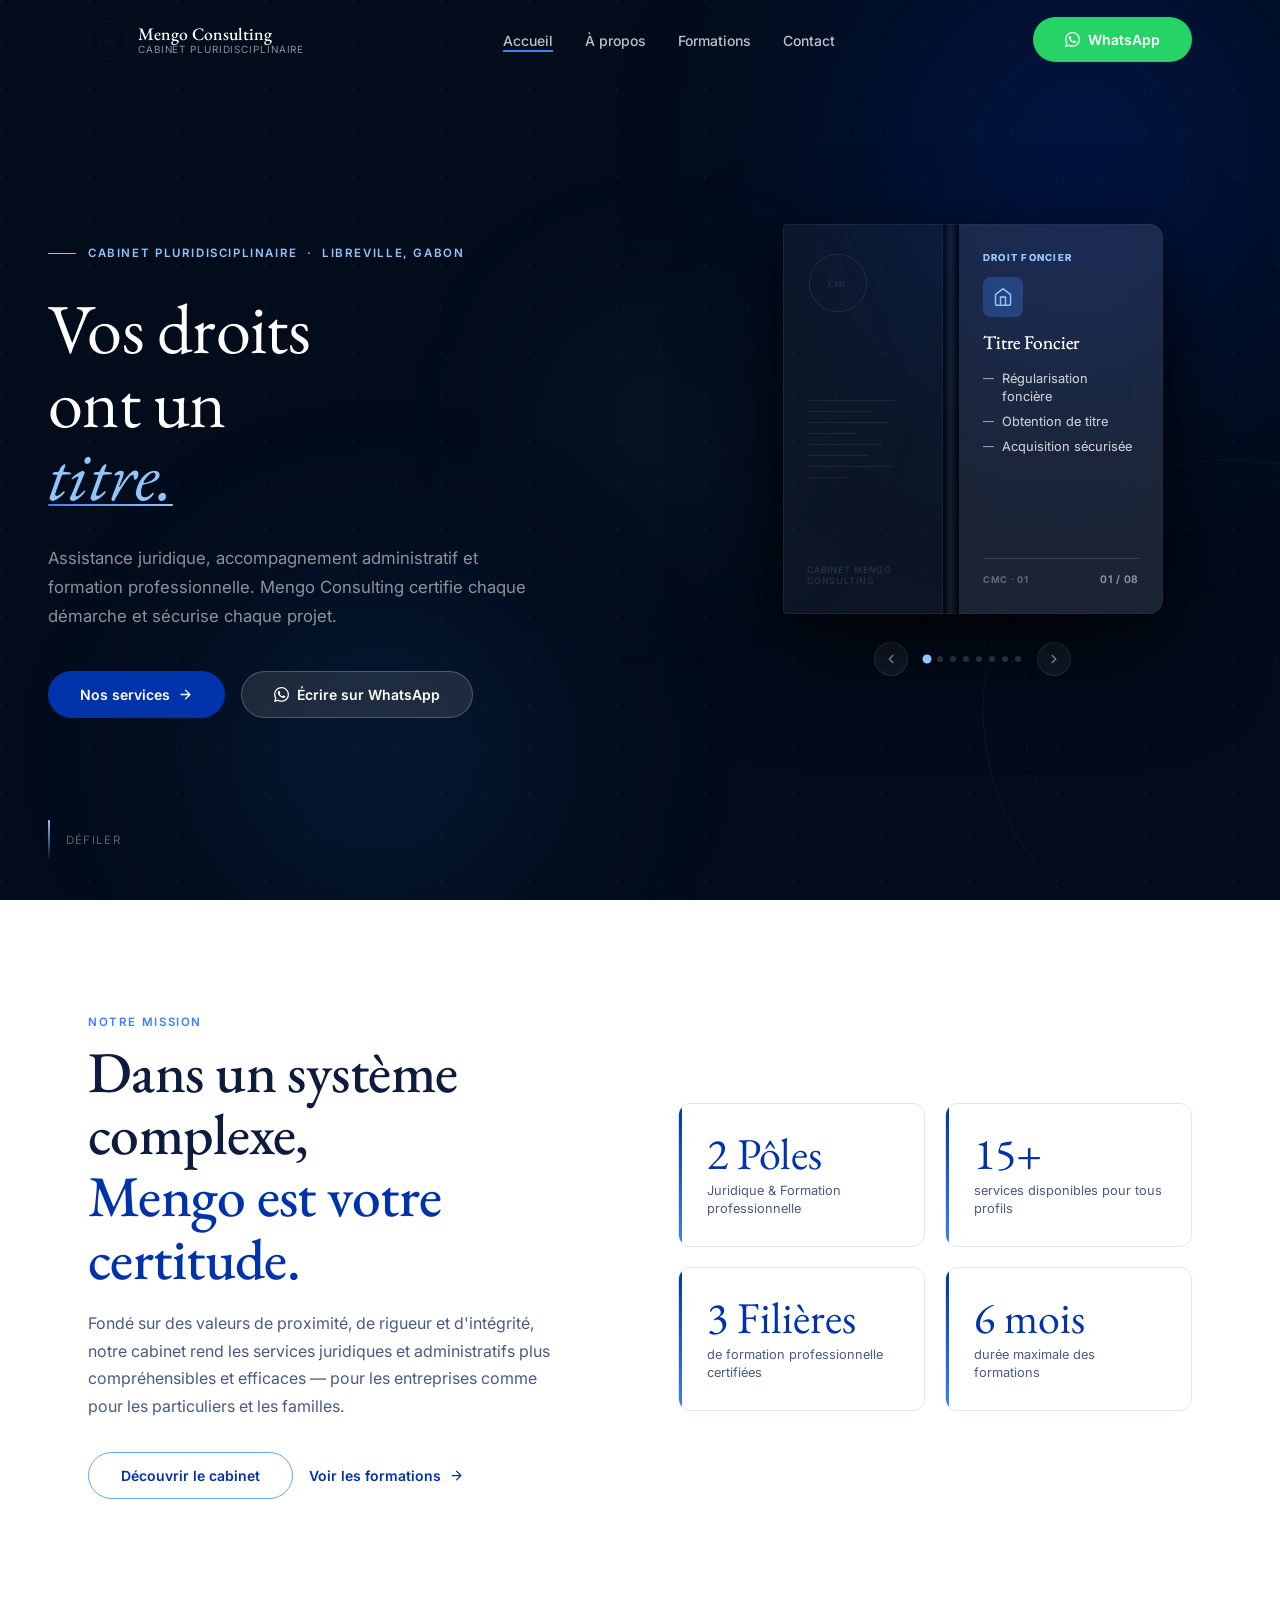
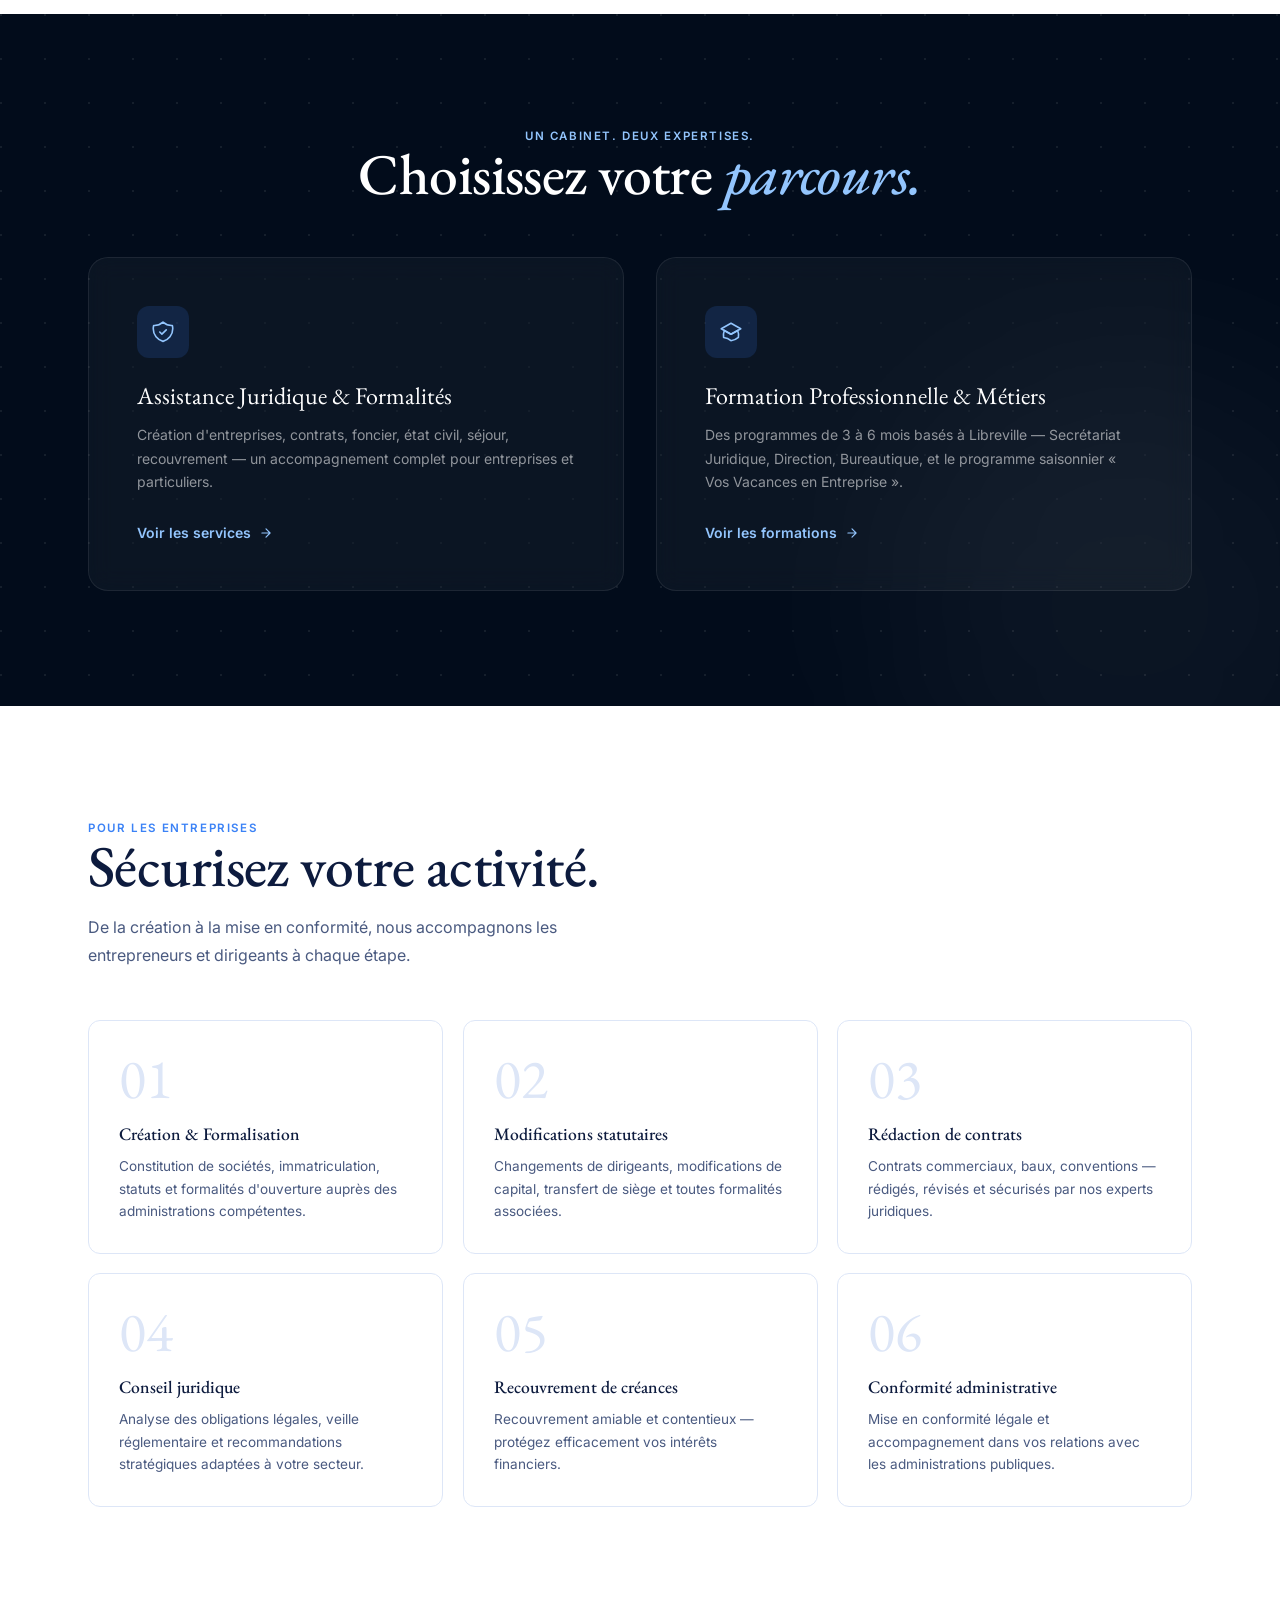
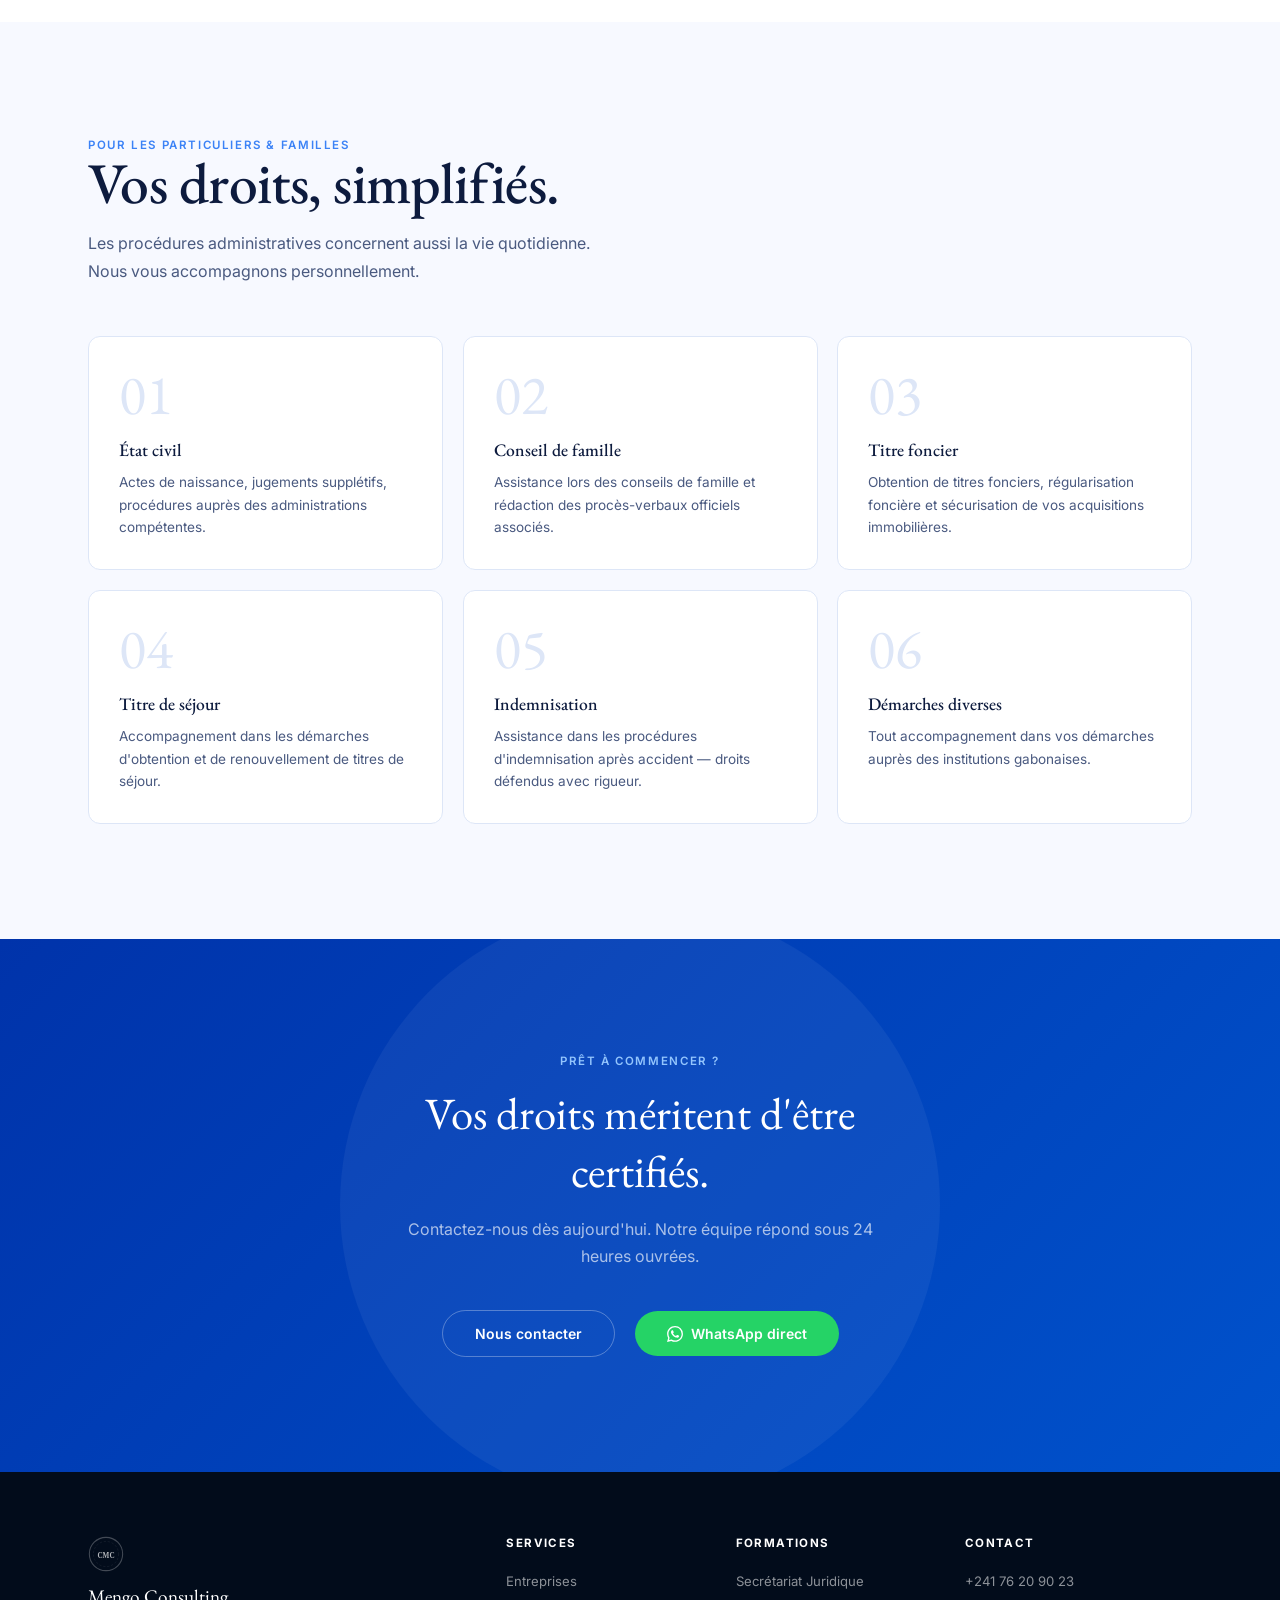
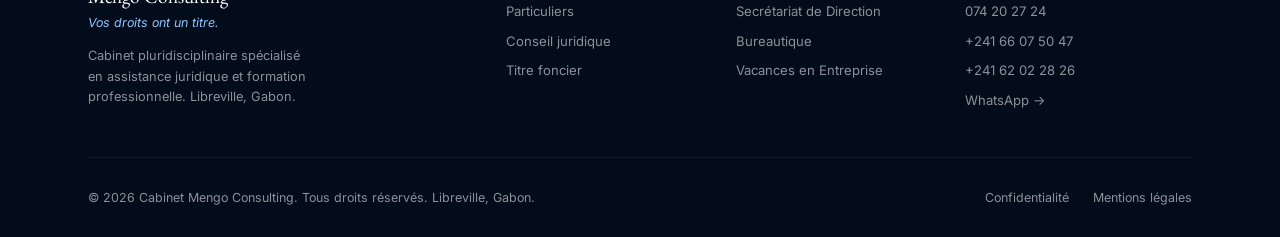
<file: index.html>
<!DOCTYPE html>
<html lang="fr">
<head>
  <meta charset="UTF-8"/>
  <meta name="viewport" content="width=device-width, initial-scale=1.0"/>
  <title>Cabinet Mengo Consulting — Vos droits ont un titre.</title>
  <meta name="description" content="Cabinet pluridisciplinaire à Libreville (Gabon). Assistance juridique, formalités administratives et formation professionnelle. Vos droits ont un titre."/>
  <meta name="theme-color" content="#0033aa"/>

  <!-- Open Graph / Facebook -->
  <meta property="og:type" content="website"/>
  <meta property="og:url" content="https://mengo-consulting.com/"/>
  <meta property="og:title" content="Cabinet Mengo Consulting — Vos droits ont un titre."/>
  <meta property="og:description" content="Cabinet pluridisciplinaire à Libreville (Gabon). Assistance juridique, formalités administratives et formation professionnelle."/>
  <meta property="og:image" content="assets/img/team.jpeg"/>

  <!-- Twitter -->
  <meta name="twitter:card" content="summary_large_image"/>
  <meta name="twitter:title" content="Cabinet Mengo Consulting — Vos droits ont un titre."/>
  <meta name="twitter:description" content="Cabinet pluridisciplinaire à Libreville (Gabon). Assistance juridique, formalités administratives et formation professionnelle."/>
  <meta name="twitter:image" content="assets/img/team.jpeg"/>

  <!-- Favicons -->
  <link rel="icon" type="image/svg+xml" href="assets/favicon.svg"/>
  <link rel="icon" type="image/png" sizes="32x32" href="assets/favicon-32x32.png"/>
  <link rel="icon" type="image/png" sizes="16x16" href="assets/favicon-16x16.png"/>
  <link rel="apple-touch-icon" sizes="180x180" href="assets/apple-touch-icon.png"/>

  <link rel="preconnect" href="https://fonts.googleapis.com"/>
  <link rel="preconnect" href="https://fonts.gstatic.com" crossorigin/>
  <link href="https://fonts.googleapis.com/css2?family=EB+Garamond:ital,wght@0,400;0,500;1,400&family=Inter:wght@400;500;600&display=swap" rel="stylesheet"/>
  <link rel="stylesheet" href="css/style.css"/>
</head>
<body>

<div class="scroll-progress" aria-hidden="true"></div>

<!-- ── NAV ──────────────────────────────────────────────────── -->
<nav class="nav" aria-label="Navigation principale">
  <div class="nav__inner">
    <a href="index.html" class="nav__logo" aria-label="Mengo Consulting — Accueil">
      <svg class="nav__logo-seal" viewBox="0 0 40 40" fill="none" aria-hidden="true">
        <circle cx="20" cy="20" r="18.5" stroke="currentColor" stroke-width="1.2" opacity=".6"/>
        <circle cx="20" cy="20" r="14"   stroke="currentColor" stroke-width=".6"  opacity=".35" stroke-dasharray="2.5 2"/>
        <text x="20" y="24.5" font-family="Georgia,serif" font-size="8" font-weight="700" fill="currentColor" text-anchor="middle" opacity=".8">CMC</text>
      </svg>
      <div>
        <div class="nav__logo-name">Mengo Consulting</div>
        <div class="nav__logo-sub">Cabinet pluridisciplinaire</div>
      </div>
    </a>

    <ul class="nav__links" role="list">
      <li><a href="index.html"     class="nav__link active">Accueil</a></li>
      <li><a href="a-propos.html"  class="nav__link">À propos</a></li>
      <li><a href="formations.html" class="nav__link">Formations</a></li>
      <li><a href="contact.html"   class="nav__link">Contact</a></li>
    </ul>

    <a href="https://wa.me/24176209023" class="btn btn--whatsapp nav__cta-desktop" target="_blank" rel="noopener" aria-label="Nous contacter sur WhatsApp">
      <svg width="15" height="15" viewBox="0 0 24 24" fill="currentColor" aria-hidden="true"><path d="M17.472 14.382c-.297-.149-1.758-.867-2.03-.967-.273-.099-.471-.148-.67.15-.197.297-.767.966-.94 1.164-.173.199-.347.223-.644.075-.297-.15-1.255-.463-2.39-1.475-.883-.788-1.48-1.761-1.653-2.059-.173-.297-.018-.458.13-.606.134-.133.298-.347.446-.52.149-.174.198-.298.298-.497.099-.198.05-.371-.025-.52-.075-.149-.669-1.612-.916-2.207-.242-.579-.487-.5-.669-.51-.173-.008-.371-.01-.57-.01-.198 0-.52.074-.792.372-.272.297-1.04 1.016-1.04 2.479 0 1.462 1.065 2.875 1.213 3.074.149.198 2.096 3.2 5.077 4.487.709.306 1.262.489 1.694.625.712.227 1.36.195 1.871.118.571-.085 1.758-.719 2.006-1.413.248-.694.248-1.289.173-1.413-.074-.124-.272-.198-.57-.347m-5.421 7.403h-.004a9.87 9.87 0 01-5.031-1.378l-.361-.214-3.741.982.998-3.648-.235-.374a9.86 9.86 0 01-1.51-5.26c.001-5.45 4.436-9.884 9.888-9.884 2.64 0 5.122 1.03 6.988 2.898a9.825 9.825 0 012.893 6.994c-.003 5.45-4.437 9.884-9.885 9.884m8.413-18.297A11.815 11.815 0 0012.05 0C5.495 0 .16 5.335.157 11.892c0 2.096.547 4.142 1.588 5.945L.057 24l6.305-1.654a11.882 11.882 0 005.683 1.448h.005c6.554 0 11.89-5.335 11.893-11.893a11.821 11.821 0 00-3.48-8.413z"/></svg>
      WhatsApp
    </a>

    <button class="nav__toggle" aria-label="Menu" aria-expanded="false">
      <span></span><span></span><span></span>
    </button>
  </div>
</nav>

<!-- Mobile menu -->
<div class="nav__mobile" role="dialog" aria-label="Menu">
  <button class="nav__mobile-close" aria-label="Fermer">✕</button>
  <a href="index.html"      class="nav__mobile-link">Accueil</a>
  <a href="a-propos.html"   class="nav__mobile-link">À propos</a>
  <a href="formations.html" class="nav__mobile-link">Formations</a>
  <a href="contact.html"    class="nav__mobile-link">Contact</a>
  <a href="https://wa.me/24176209023" class="btn btn--whatsapp" target="_blank" rel="noopener">WhatsApp →</a>
</div>

<!-- ══════════════════════════════════════════════════════════ -->
<!-- HERO — Document Fan + Parallax                            -->
<!-- ══════════════════════════════════════════════════════════ -->
<section class="hero" id="accueil" aria-labelledby="hero-h1">

  <!-- Parallax background -->
  <div class="hero__bg" aria-hidden="true">
    <div class="hero__grid"></div>
    <div class="hero__orb hero__orb--1"></div>
    <div class="hero__orb hero__orb--2"></div>
    <div class="hero__orb hero__orb--3"></div>
  </div>

  <!-- Left — Text -->
  <div class="hero__content">
    <div class="hero__eyebrow" aria-hidden="true">
      Cabinet Pluridisciplinaire &nbsp;·&nbsp; Libreville, Gabon
    </div>

    <h1 class="hero__title" id="hero-h1">
      Vos droits<br>
      ont un<br>
      <span class="em"><span class="titre-word">titre.</span></span>
    </h1>

    <p class="hero__subtitle">
      Assistance juridique, accompagnement administratif et formation professionnelle.
      Mengo Consulting certifie chaque démarche et sécurise chaque projet.
    </p>

    <div class="hero__actions">
      <a href="#services" class="btn btn--primary">
        Nos services
        <svg width="15" height="15" viewBox="0 0 24 24" fill="none" stroke="currentColor" stroke-width="2.2" stroke-linecap="round" stroke-linejoin="round" aria-hidden="true"><path d="M5 12h14M12 5l7 7-7 7"/></svg>
      </a>
      <a href="https://wa.me/24176209023" class="btn btn--glass" target="_blank" rel="noopener" aria-label="Contact WhatsApp">
        <svg width="15" height="15" viewBox="0 0 24 24" fill="currentColor" aria-hidden="true"><path d="M17.472 14.382c-.297-.149-1.758-.867-2.03-.967-.273-.099-.471-.148-.67.15-.197.297-.767.966-.94 1.164-.173.199-.347.223-.644.075-.297-.15-1.255-.463-2.39-1.475-.883-.788-1.48-1.761-1.653-2.059-.173-.297-.018-.458.13-.606.134-.133.298-.347.446-.52.149-.174.198-.298.298-.497.099-.198.05-.371-.025-.52-.075-.149-.669-1.612-.916-2.207-.242-.579-.487-.5-.669-.51-.173-.008-.371-.01-.57-.01-.198 0-.52.074-.792.372-.272.297-1.04 1.016-1.04 2.479 0 1.462 1.065 2.875 1.213 3.074.149.198 2.096 3.2 5.077 4.487.709.306 1.262.489 1.694.625.712.227 1.36.195 1.871.118.571-.085 1.758-.719 2.006-1.413.248-.694.248-1.289.173-1.413-.074-.124-.272-.198-.57-.347m-5.421 7.403h-.004a9.87 9.87 0 01-5.031-1.378l-.361-.214-3.741.982.998-3.648-.235-.374a9.86 9.86 0 01-1.51-5.26c.001-5.45 4.436-9.884 9.888-9.884 2.64 0 5.122 1.03 6.988 2.898a9.825 9.825 0 012.893 6.994c-.003 5.45-4.437 9.884-9.885 9.884m8.413-18.297A11.815 11.815 0 0012.05 0C5.495 0 .16 5.335.157 11.892c0 2.096.547 4.142 1.588 5.945L.057 24l6.305-1.654a11.882 11.882 0 005.683 1.448h.005c6.554 0 11.89-5.335 11.893-11.893a11.821 11.821 0 00-3.48-8.413z"/></svg>
        Écrire sur WhatsApp
      </a>
    </div>

    <div class="hero__scroll" aria-hidden="true">
      <div class="hero__scroll-bar"></div>
      <span class="hero__scroll-text">Défiler</span>
    </div>
  </div>

  <!-- Right — Book Carousel -->
  <div class="hero__visual" aria-label="Présentation des services">

    <svg class="hero__sceau-bg" viewBox="0 0 520 520" aria-hidden="true">
      <circle class="sceau-ring"   cx="260" cy="260" r="250"/>
      <circle class="sceau-ring-2" cx="260" cy="260" r="210"/>
      <circle class="sceau-ring-3" cx="260" cy="260" r="150"/>
    </svg>

    <div class="book-carousel">

      <!-- Open book -->
      <div class="book" role="region" aria-live="polite" aria-label="Services du cabinet">

        <!-- Left page — decorative -->
        <div class="book__left" aria-hidden="true">
          <div class="book__left-inner">
            <svg class="book__left-seal" viewBox="0 0 80 80" fill="none">
              <circle cx="40" cy="40" r="37"  stroke="rgba(255,255,255,.12)" stroke-width="1"/>
              <circle cx="40" cy="40" r="28"  stroke="rgba(255,255,255,.07)" stroke-width=".75" stroke-dasharray="2 2"/>
              <text x="40" y="45" font-family="Georgia,serif" font-size="11" fill="rgba(255,255,255,.10)" text-anchor="middle" font-weight="700">CMC</text>
            </svg>
            <div class="book__left-lines">
              <div class="book__left-line" style="--w:80%"></div>
              <div class="book__left-line" style="--w:60%"></div>
              <div class="book__left-line" style="--w:75%"></div>
              <div class="book__left-line" style="--w:45%"></div>
              <div class="book__left-line" style="--w:68%"></div>
              <div class="book__left-line" style="--w:55%"></div>
              <div class="book__left-line" style="--w:78%"></div>
              <div class="book__left-line" style="--w:38%"></div>
            </div>
            <div class="book__left-footer">Cabinet Mengo Consulting</div>
          </div>
        </div>

        <!-- Spine -->
        <div class="book__spine" aria-hidden="true"></div>

        <!-- Right: stage (revealed page) + flipping leaf on top -->
        <div class="book__right">
          <div class="book__stage" id="bookStage"></div>
          <div class="book__leaf" id="bookLeaf" aria-hidden="true">
            <div class="book__leaf-face book__leaf-front" id="bookLeafFront"></div>
            <div class="book__leaf-face book__leaf-back"  id="bookLeafBack"></div>
          </div>
        </div>

      </div><!-- /book -->

      <!-- Controls -->
      <div class="bc-controls">
        <button class="bc-arrow" id="bookPrev" aria-label="Service précédent">
          <svg width="14" height="14" viewBox="0 0 24 24" fill="none" stroke="currentColor" stroke-width="2.5" stroke-linecap="round" stroke-linejoin="round" aria-hidden="true"><path d="M15 18l-6-6 6-6"/></svg>
        </button>
        <div class="bc-dots" id="bcDots" role="tablist" aria-label="Services"></div>
        <button class="bc-arrow" id="bookNext" aria-label="Service suivant">
          <svg width="14" height="14" viewBox="0 0 24 24" fill="none" stroke="currentColor" stroke-width="2.5" stroke-linecap="round" stroke-linejoin="round" aria-hidden="true"><path d="M9 18l6-6-6-6"/></svg>
        </button>
      </div>

    </div><!-- /book-carousel -->
  </div><!-- /hero__visual -->

</section>

<!-- ══════════════════════════════════════════════════════════ -->
<!-- PITCH                                                     -->
<!-- ══════════════════════════════════════════════════════════ -->
<section class="pitch section" id="pitch">
  <div class="container">
    <div class="pitch__inner">

      <div>
        <p class="t-label" data-reveal>Notre mission</p>
        <h2 class="t-h1" style="color:var(--texte); margin-top:.75rem;" data-reveal data-delay="1">
          Dans un système complexe,<br>
          <em style="color:var(--bleu-royal); font-style:normal;">Mengo est votre certitude.</em>
        </h2>
        <p class="t-body" style="margin-top:1.25rem; max-width:48ch;" data-reveal data-delay="2">
          Fondé sur des valeurs de proximité, de rigueur et d'intégrité, notre cabinet
          rend les services juridiques et administratifs plus compréhensibles et efficaces —
          pour les entreprises comme pour les particuliers et les familles.
        </p>
        <div style="margin-top:2rem; display:flex; gap:1rem; flex-wrap:wrap;" data-reveal data-delay="3">
          <a href="a-propos.html" class="btn btn--outline">Découvrir le cabinet</a>
          <a href="formations.html" class="btn btn--ghost">
            Voir les formations <svg class="arrow" width="15" height="15" viewBox="0 0 24 24" fill="none" stroke="currentColor" stroke-width="2" stroke-linecap="round" stroke-linejoin="round" aria-hidden="true"><path d="M5 12h14M12 5l7 7-7 7"/></svg>
          </a>
        </div>
      </div>

      <div class="pitch__stats">
        <div class="pitch__stat" data-reveal data-delay="1">
          <div class="pitch__stat-num" data-count="2" data-suffix=" Pôles">2+</div>
          <div class="pitch__stat-label">Juridique & Formation professionnelle</div>
        </div>
        <div class="pitch__stat" data-reveal data-delay="2">
          <div class="pitch__stat-num" data-count="15" data-suffix="+">15+</div>
          <div class="pitch__stat-label">services disponibles pour tous profils</div>
        </div>
        <div class="pitch__stat" data-reveal data-delay="3">
          <div class="pitch__stat-num" data-count="3" data-suffix=" Filières">3</div>
          <div class="pitch__stat-label">de formation professionnelle certifiées</div>
        </div>
        <div class="pitch__stat" data-reveal data-delay="4">
          <div class="pitch__stat-num" data-count="6" data-suffix=" mois">6</div>
          <div class="pitch__stat-label">durée maximale des formations</div>
        </div>
      </div>

    </div>
  </div>
</section>

<!-- ══════════════════════════════════════════════════════════ -->
<!-- BIFURCATION (2 pôles)                                     -->
<!-- ══════════════════════════════════════════════════════════ -->
<section class="bifurcation section--navy section--dark-dot" aria-labelledby="bif-title">
  <div class="section__orb section__orb--1" aria-hidden="true"></div>
  <div class="container">
    <div class="section__header--center">
      <p class="t-label t-label--inv" data-reveal="stamp">Un cabinet. Deux expertises.</p>
      <h2 class="t-h1 section__title--inv" id="bif-title" data-reveal="stamp" data-delay="1">
        Choisissez votre <em style="font-style:italic; color:var(--cyan-soft);">parcours.</em>
      </h2>
    </div>
    <div class="bifurcation__cards">
      <div class="bifurcation__card" data-reveal="left">
        <div class="bifurcation__card-icon" aria-hidden="true">
          <svg viewBox="0 0 24 24" fill="none" stroke="currentColor" stroke-width="1.5" stroke-linecap="round" stroke-linejoin="round"><path d="M9 12l2 2 4-4m5.618-4.016A11.955 11.955 0 0112 2.944a11.955 11.955 0 01-8.618 3.04A12.02 12.02 0 003 9c0 5.591 3.824 10.29 9 11.622 5.176-1.332 9-6.03 9-11.622 0-1.042-.133-2.052-.382-3.016z"/></svg>
        </div>
        <h3 class="bifurcation__card-title">Assistance Juridique & Formalités</h3>
        <p class="bifurcation__card-desc">Création d'entreprises, contrats, foncier, état civil, séjour, recouvrement — un accompagnement complet pour entreprises et particuliers.</p>
        <a href="#services" class="btn btn--ghost-inv">
          Voir les services <svg class="arrow" width="14" height="14" viewBox="0 0 24 24" fill="none" stroke="currentColor" stroke-width="2" stroke-linecap="round" stroke-linejoin="round" aria-hidden="true"><path d="M5 12h14M12 5l7 7-7 7"/></svg>
        </a>
      </div>
      <div class="bifurcation__card" data-reveal="right">
        <div class="bifurcation__card-icon" aria-hidden="true">
          <svg viewBox="0 0 24 24" fill="none" stroke="currentColor" stroke-width="1.5" stroke-linecap="round" stroke-linejoin="round"><path d="M12 14l9-5-9-5-9 5 9 5z"/><path d="M12 14l6.16-3.422a12.083 12.083 0 01.665 6.479A11.952 11.952 0 0112 20.055a11.952 11.952 0 00-6.824-2.998 12.078 12.078 0 01.665-6.479L12 14z"/></svg>
        </div>
        <h3 class="bifurcation__card-title">Formation Professionnelle & Métiers</h3>
        <p class="bifurcation__card-desc">Des programmes de 3 à 6 mois basés à Libreville — Secrétariat Juridique, Direction, Bureautique, et le programme saisonnier « Vos Vacances en Entreprise ».</p>
        <a href="formations.html" class="btn btn--ghost-inv">
          Voir les formations <svg class="arrow" width="14" height="14" viewBox="0 0 24 24" fill="none" stroke="currentColor" stroke-width="2" stroke-linecap="round" stroke-linejoin="round" aria-hidden="true"><path d="M5 12h14M12 5l7 7-7 7"/></svg>
        </a>
      </div>
    </div>
  </div>
</section>

<!-- ══════════════════════════════════════════════════════════ -->
<!-- SERVICES ENTREPRISES                                       -->
<!-- ══════════════════════════════════════════════════════════ -->
<section class="section" id="services" aria-labelledby="svc-ent-title">
  <div class="container">
    <div class="section__header">
      <p class="t-label" data-reveal>Pour les entreprises</p>
      <h2 class="t-h1 section__title" id="svc-ent-title" data-reveal data-delay="1">Sécurisez votre activité.</h2>
      <p class="section__desc" data-reveal data-delay="2">De la création à la mise en conformité, nous accompagnons les entrepreneurs et dirigeants à chaque étape.</p>
    </div>
    <div class="services__grid">
      <div class="service-card" data-reveal data-delay="1">
        <div class="service-card__num" aria-hidden="true">01</div>
        <h3 class="service-card__title">Création & Formalisation</h3>
        <p class="service-card__desc">Constitution de sociétés, immatriculation, statuts et formalités d'ouverture auprès des administrations compétentes.</p>
      </div>
      <div class="service-card" data-reveal data-delay="2">
        <div class="service-card__num" aria-hidden="true">02</div>
        <h3 class="service-card__title">Modifications statutaires</h3>
        <p class="service-card__desc">Changements de dirigeants, modifications de capital, transfert de siège et toutes formalités associées.</p>
      </div>
      <div class="service-card" data-reveal data-delay="3">
        <div class="service-card__num" aria-hidden="true">03</div>
        <h3 class="service-card__title">Rédaction de contrats</h3>
        <p class="service-card__desc">Contrats commerciaux, baux, conventions — rédigés, révisés et sécurisés par nos experts juridiques.</p>
      </div>
      <div class="service-card" data-reveal data-delay="4">
        <div class="service-card__num" aria-hidden="true">04</div>
        <h3 class="service-card__title">Conseil juridique</h3>
        <p class="service-card__desc">Analyse des obligations légales, veille réglementaire et recommandations stratégiques adaptées à votre secteur.</p>
      </div>
      <div class="service-card" data-reveal data-delay="5">
        <div class="service-card__num" aria-hidden="true">05</div>
        <h3 class="service-card__title">Recouvrement de créances</h3>
        <p class="service-card__desc">Recouvrement amiable et contentieux — protégez efficacement vos intérêts financiers.</p>
      </div>
      <div class="service-card" data-reveal data-delay="6">
        <div class="service-card__num" aria-hidden="true">06</div>
        <h3 class="service-card__title">Conformité administrative</h3>
        <p class="service-card__desc">Mise en conformité légale et accompagnement dans vos relations avec les administrations publiques.</p>
      </div>
    </div>
  </div>
</section>

<!-- ══════════════════════════════════════════════════════════ -->
<!-- SERVICES PARTICULIERS                                     -->
<!-- ══════════════════════════════════════════════════════════ -->
<section class="section section--alt" aria-labelledby="svc-part-title">
  <div class="container">
    <div class="section__header">
      <p class="t-label" data-reveal>Pour les particuliers & familles</p>
      <h2 class="t-h1 section__title" id="svc-part-title" data-reveal data-delay="1">Vos droits, simplifiés.</h2>
      <p class="section__desc" data-reveal data-delay="2">Les procédures administratives concernent aussi la vie quotidienne. Nous vous accompagnons personnellement.</p>
    </div>
    <div class="services__grid">
      <div class="service-card" data-reveal data-delay="1">
        <div class="service-card__num" aria-hidden="true">01</div>
        <h3 class="service-card__title">État civil</h3>
        <p class="service-card__desc">Actes de naissance, jugements supplétifs, procédures auprès des administrations compétentes.</p>
      </div>
      <div class="service-card" data-reveal data-delay="2">
        <div class="service-card__num" aria-hidden="true">02</div>
        <h3 class="service-card__title">Conseil de famille</h3>
        <p class="service-card__desc">Assistance lors des conseils de famille et rédaction des procès-verbaux officiels associés.</p>
      </div>
      <div class="service-card" data-reveal data-delay="3">
        <div class="service-card__num" aria-hidden="true">03</div>
        <h3 class="service-card__title">Titre foncier</h3>
        <p class="service-card__desc">Obtention de titres fonciers, régularisation foncière et sécurisation de vos acquisitions immobilières.</p>
      </div>
      <div class="service-card" data-reveal data-delay="4">
        <div class="service-card__num" aria-hidden="true">04</div>
        <h3 class="service-card__title">Titre de séjour</h3>
        <p class="service-card__desc">Accompagnement dans les démarches d'obtention et de renouvellement de titres de séjour.</p>
      </div>
      <div class="service-card" data-reveal data-delay="5">
        <div class="service-card__num" aria-hidden="true">05</div>
        <h3 class="service-card__title">Indemnisation</h3>
        <p class="service-card__desc">Assistance dans les procédures d'indemnisation après accident — droits défendus avec rigueur.</p>
      </div>
      <div class="service-card" data-reveal data-delay="6">
        <div class="service-card__num" aria-hidden="true">06</div>
        <h3 class="service-card__title">Démarches diverses</h3>
        <p class="service-card__desc">Tout accompagnement dans vos démarches auprès des institutions gabonaises.</p>
      </div>
    </div>
  </div>
</section>

<!-- ══════════════════════════════════════════════════════════ -->
<!-- CTA BANNER                                                -->
<!-- ══════════════════════════════════════════════════════════ -->
<section class="cta-banner" aria-labelledby="cta-title">
  <div class="cta-banner__orb" aria-hidden="true"></div>
  <div class="container" style="position:relative; z-index:1;">
    <p class="t-label t-label--inv" data-reveal="stamp">Prêt à commencer ?</p>
    <h2 class="cta-banner__title" id="cta-title" data-reveal="stamp" data-delay="1">
      Vos droits méritent d'être certifiés.
    </h2>
    <p class="cta-banner__desc" data-reveal="stamp" data-delay="2">
      Contactez-nous dès aujourd'hui. Notre équipe répond sous 24 heures ouvrées.
    </p>
    <div class="cta-banner__actions" data-reveal data-delay="3">
      <a href="contact.html" class="btn btn--outline" style="border-color:rgba(255,255,255,.3); color:#fff;">
        Nous contacter
      </a>
      <a href="https://wa.me/24176209023" class="btn btn--whatsapp" target="_blank" rel="noopener">
        <svg width="16" height="16" viewBox="0 0 24 24" fill="currentColor" aria-hidden="true"><path d="M17.472 14.382c-.297-.149-1.758-.867-2.03-.967-.273-.099-.471-.148-.67.15-.197.297-.767.966-.94 1.164-.173.199-.347.223-.644.075-.297-.15-1.255-.463-2.39-1.475-.883-.788-1.48-1.761-1.653-2.059-.173-.297-.018-.458.13-.606.134-.133.298-.347.446-.52.149-.174.198-.298.298-.497.099-.198.05-.371-.025-.52-.075-.149-.669-1.612-.916-2.207-.242-.579-.487-.5-.669-.51-.173-.008-.371-.01-.57-.01-.198 0-.52.074-.792.372-.272.297-1.04 1.016-1.04 2.479 0 1.462 1.065 2.875 1.213 3.074.149.198 2.096 3.2 5.077 4.487.709.306 1.262.489 1.694.625.712.227 1.36.195 1.871.118.571-.085 1.758-.719 2.006-1.413.248-.694.248-1.289.173-1.413-.074-.124-.272-.198-.57-.347m-5.421 7.403h-.004a9.87 9.87 0 01-5.031-1.378l-.361-.214-3.741.982.998-3.648-.235-.374a9.86 9.86 0 01-1.51-5.26c.001-5.45 4.436-9.884 9.888-9.884 2.64 0 5.122 1.03 6.988 2.898a9.825 9.825 0 012.893 6.994c-.003 5.45-4.437 9.884-9.885 9.884m8.413-18.297A11.815 11.815 0 0012.05 0C5.495 0 .16 5.335.157 11.892c0 2.096.547 4.142 1.588 5.945L.057 24l6.305-1.654a11.882 11.882 0 005.683 1.448h.005c6.554 0 11.89-5.335 11.893-11.893a11.821 11.821 0 00-3.48-8.413z"/></svg>
        WhatsApp direct
      </a>
    </div>
  </div>
</section>

<!-- ══════════════════════════════════════════════════════════ -->
<!-- FOOTER                                                    -->
<!-- ══════════════════════════════════════════════════════════ -->
<footer class="footer" role="contentinfo">
  <div class="container">
    <div class="footer__grid">
      <div>
        <svg width="36" height="36" viewBox="0 0 40 40" fill="none" aria-hidden="true">
          <circle cx="20" cy="20" r="18.5" stroke="rgba(255,255,255,.25)" stroke-width="1.2"/>
          <circle cx="20" cy="20" r="14"   stroke="rgba(255,255,255,.12)" stroke-width=".6" stroke-dasharray="2.5 2"/>
          <text x="20" y="24.5" font-family="Georgia,serif" font-size="8" font-weight="700" fill="white" text-anchor="middle" opacity=".7">CMC</text>
        </svg>
        <div class="footer__brand-name">Mengo Consulting</div>
        <div class="footer__brand-tagline">Vos droits ont un titre.</div>
        <p class="footer__brand-desc">Cabinet pluridisciplinaire spécialisé en assistance juridique et formation professionnelle. Libreville, Gabon.</p>
      </div>
      <div>
        <div class="footer__col-title">Services</div>
        <ul class="footer__links" role="list">
          <li><a href="index.html#services" class="footer__link">Entreprises</a></li>
          <li><a href="index.html#services" class="footer__link">Particuliers</a></li>
          <li><a href="index.html#services" class="footer__link">Conseil juridique</a></li>
          <li><a href="index.html#services" class="footer__link">Titre foncier</a></li>
        </ul>
      </div>
      <div>
        <div class="footer__col-title">Formations</div>
        <ul class="footer__links" role="list">
          <li><a href="formations.html" class="footer__link">Secrétariat Juridique</a></li>
          <li><a href="formations.html" class="footer__link">Secrétariat de Direction</a></li>
          <li><a href="formations.html" class="footer__link">Bureautique</a></li>
          <li><a href="formations.html" class="footer__link">Vacances en Entreprise</a></li>
        </ul>
      </div>
      <div>
        <div class="footer__col-title">Contact</div>
        <ul class="footer__links" role="list">
          <li><a href="tel:+24176209023"  class="footer__link">+241 76 20 90 23</a></li>
          <li><a href="tel:074202724"     class="footer__link">074 20 27 24</a></li>
          <li><a href="tel:+24166075047"  class="footer__link">+241 66 07 50 47</a></li>
          <li><a href="tel:+24162022826"  class="footer__link">+241 62 02 28 26</a></li>
          <li><a href="https://wa.me/24176209023" class="footer__link" target="_blank" rel="noopener">WhatsApp →</a></li>
        </ul>
      </div>
    </div>
    <div class="footer__bottom">
      <p>© 2026 Cabinet Mengo Consulting. Tous droits réservés. Libreville, Gabon.</p>
      <nav class="footer__legal" aria-label="Liens légaux">
        <a href="#" class="footer__legal-link">Confidentialité</a>
        <a href="#" class="footer__legal-link">Mentions légales</a>
      </nav>
    </div>
  </div>
</footer>

<script src="js/main.js"></script>
</body>
</html>
</file>
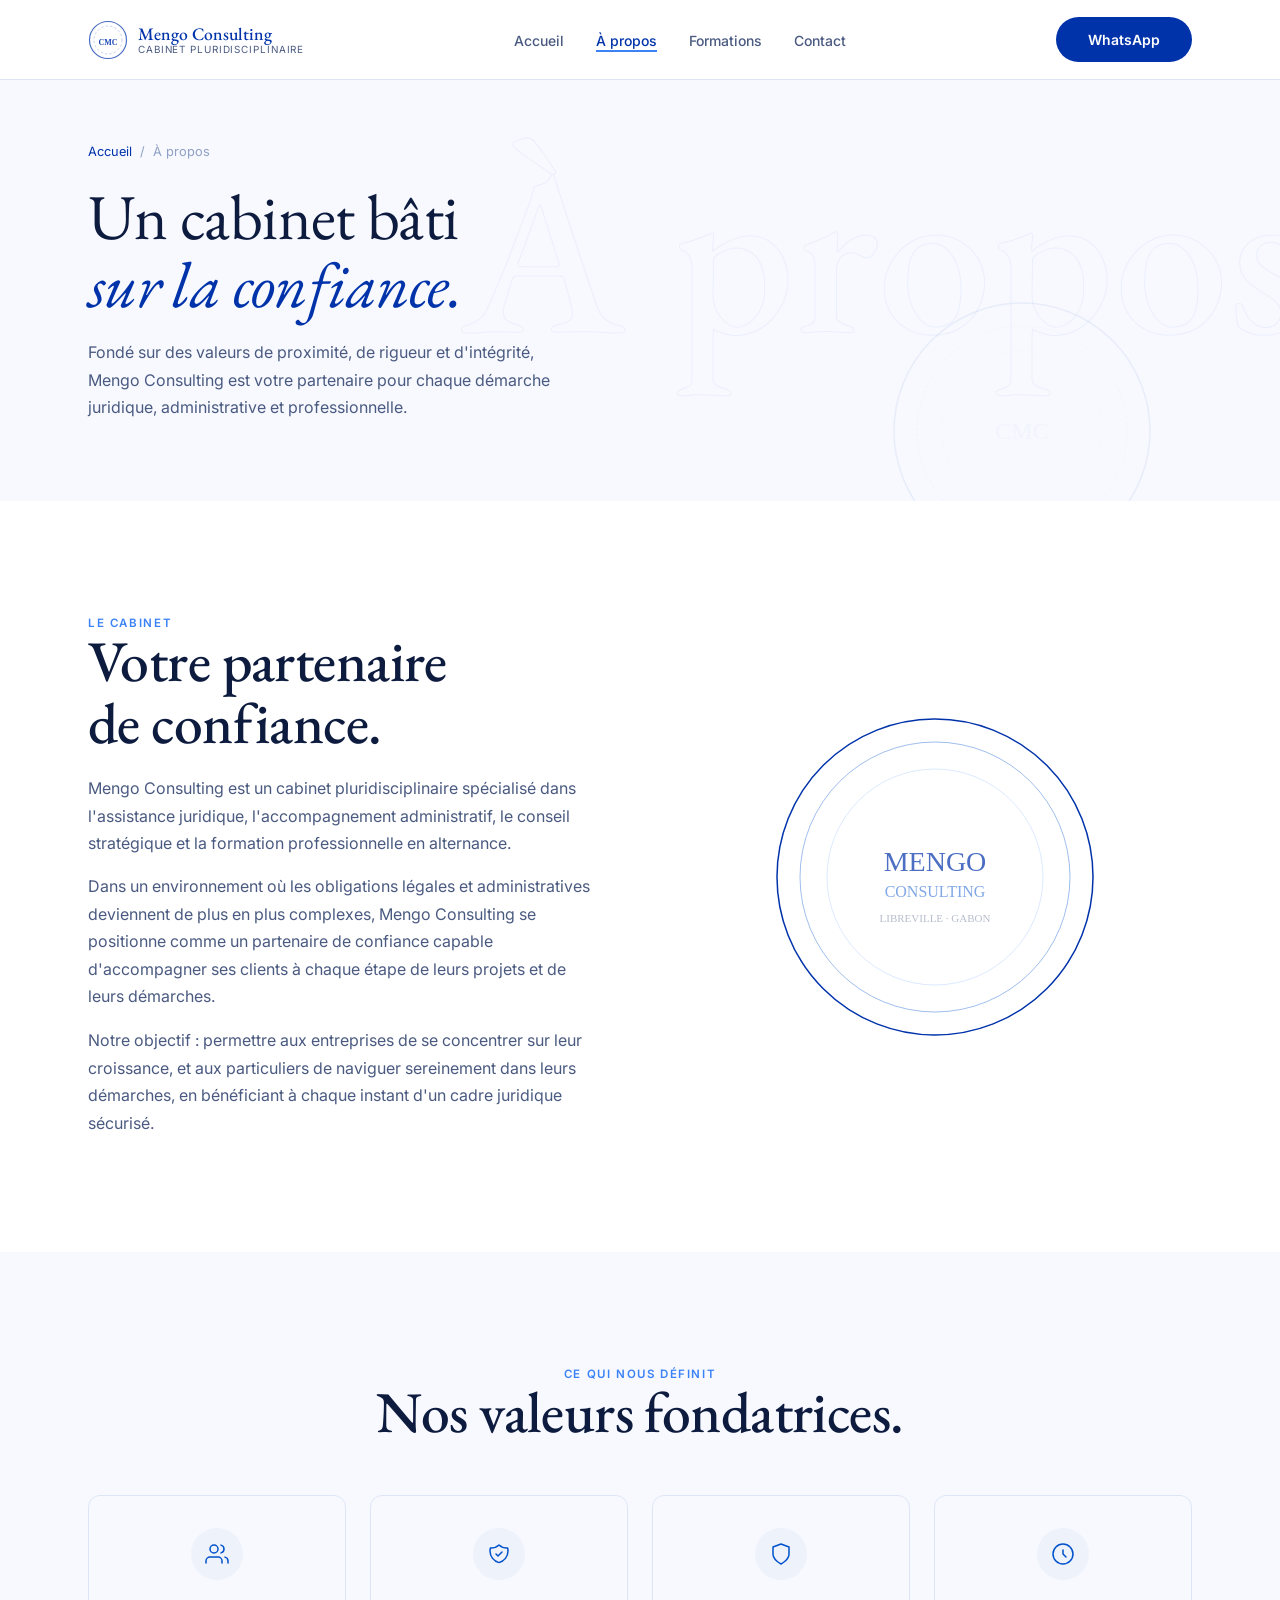
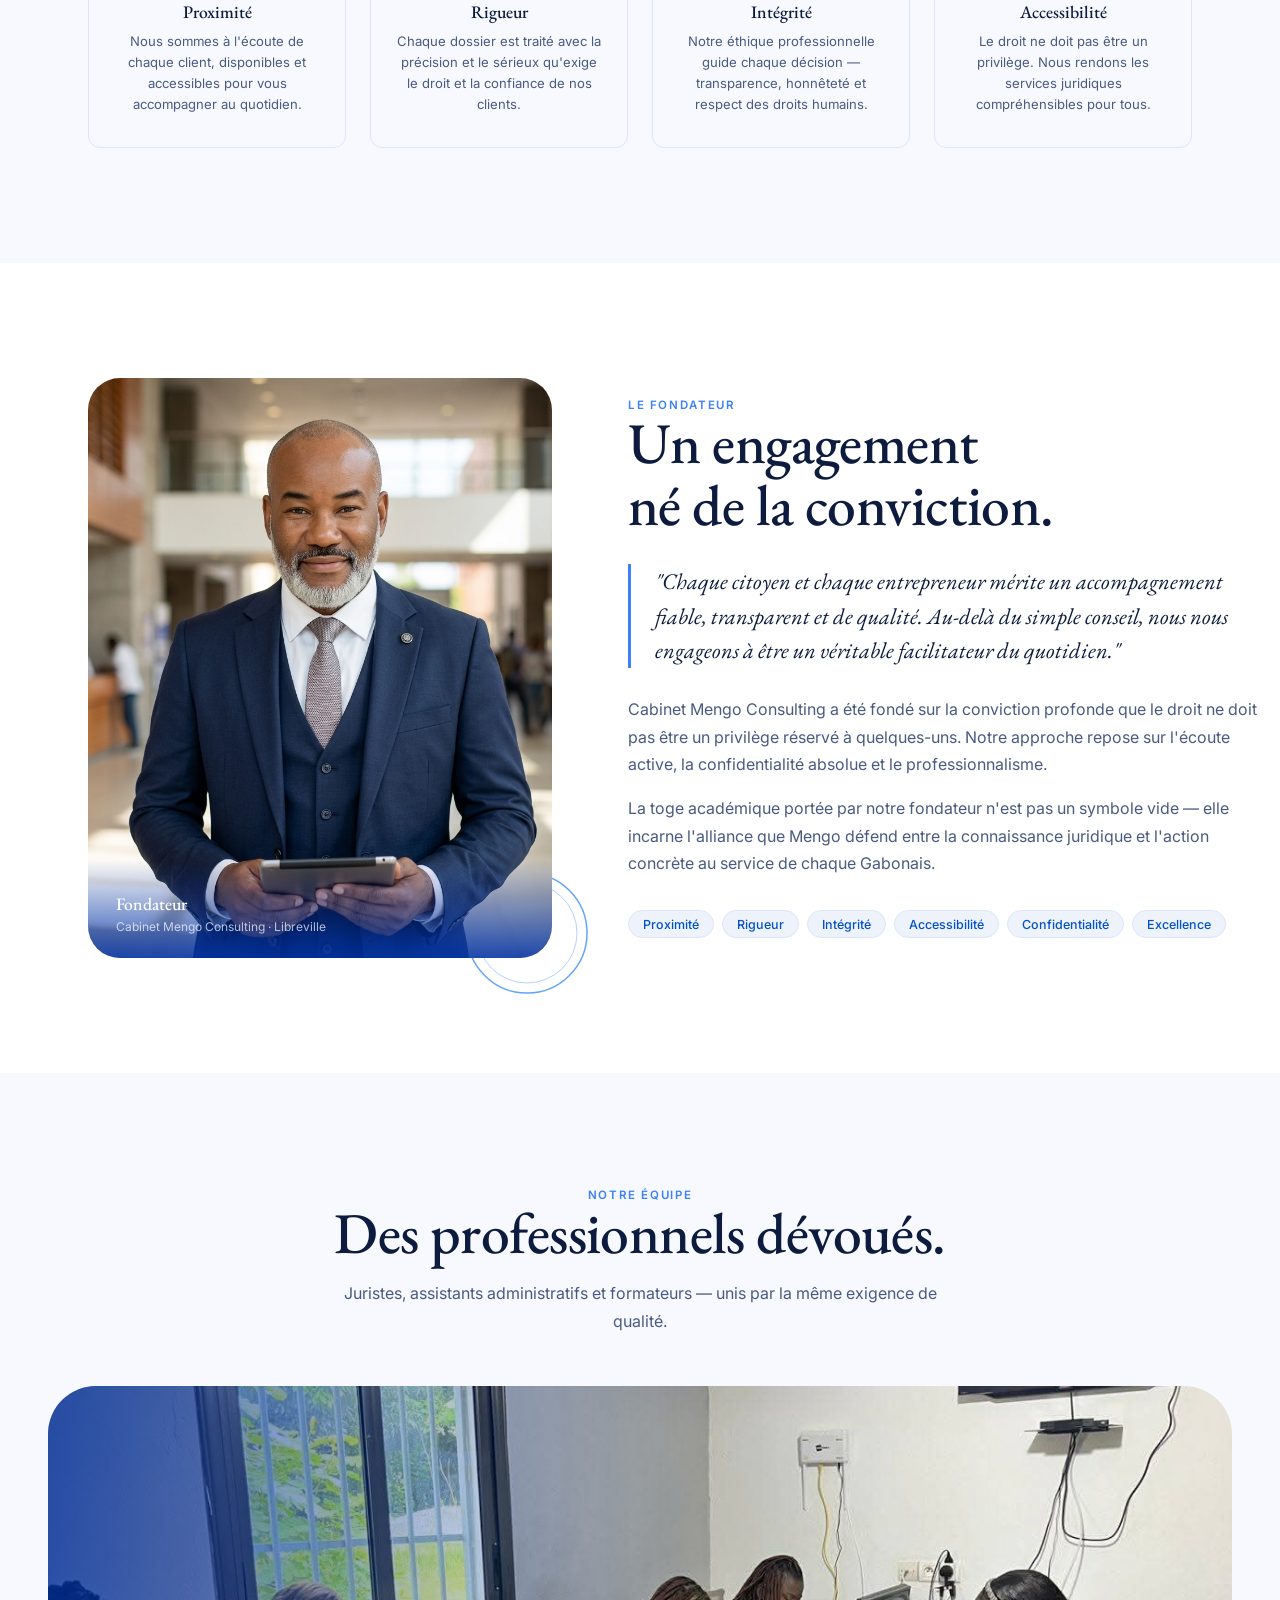
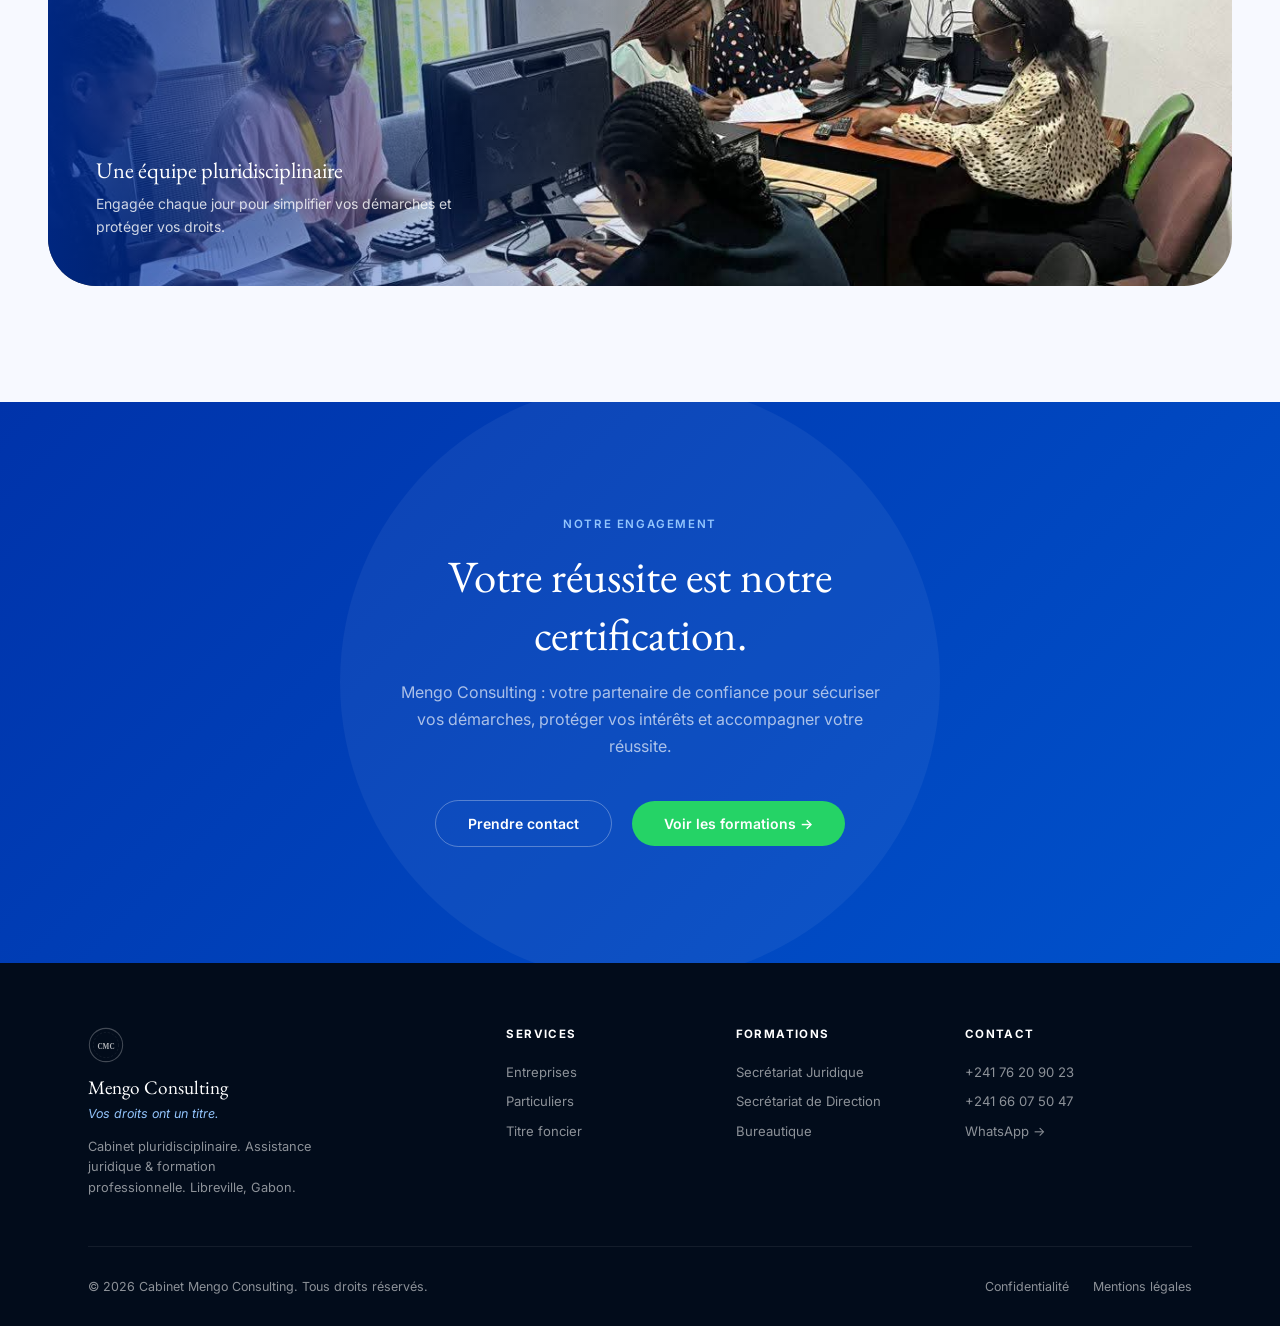
<file: a-propos.html>
<!doctype html>
<html lang="fr">
  <head>
    <meta charset="UTF-8" />
    <meta name="viewport" content="width=device-width, initial-scale=1.0" />
    <title>À propos — Cabinet Mengo Consulting</title>
    <meta
      name="description"
      content="Découvrez l'histoire, les valeurs et l'équipe du Cabinet Mengo Consulting, cabinet pluridisciplinaire à Libreville, Gabon."
    />
    <meta name="theme-color" content="#0033aa"/>

    <!-- Open Graph / Facebook -->
    <meta property="og:type" content="website"/>
    <meta property="og:url" content="https://mengo-consulting.com/a-propos"/>
    <meta property="og:title" content="À propos — Cabinet Mengo Consulting"/>
    <meta property="og:description" content="Découvrez l'histoire, les valeurs et l'équipe du Cabinet Mengo Consulting, cabinet pluridisciplinaire à Libreville, Gabon."/>
    <meta property="og:image" content="assets/img/team.jpeg"/>

    <!-- Twitter -->
    <meta name="twitter:card" content="summary_large_image"/>
    <meta name="twitter:title" content="À propos — Cabinet Mengo Consulting"/>
    <meta name="twitter:description" content="Découvrez l'histoire, les valeurs et l'équipe du Cabinet Mengo Consulting, cabinet pluridisciplinaire à Libreville, Gabon."/>
    <meta name="twitter:image" content="assets/img/team.jpeg"/>

    <!-- Favicons -->
    <link rel="icon" type="image/svg+xml" href="assets/favicon.svg"/>
    <link rel="icon" type="image/png" sizes="32x32" href="assets/favicon-32x32.png"/>
    <link rel="icon" type="image/png" sizes="16x16" href="assets/favicon-16x16.png"/>
    <link rel="apple-touch-icon" sizes="180x180" href="assets/apple-touch-icon.png"/>

    <link rel="preconnect" href="https://fonts.googleapis.com" />
    <link rel="preconnect" href="https://fonts.gstatic.com" crossorigin />
    <link
      href="https://fonts.googleapis.com/css2?family=EB+Garamond:ital,wght@0,400;0,500;1,400&family=Inter:wght@400;500;600&display=swap"
      rel="stylesheet"
    />
    <link rel="stylesheet" href="css/style.css" />
  </head>
  <body>
    <div class="scroll-progress" aria-hidden="true"></div>

    <!-- ── NAV ──────────────────────────────────────────────────── -->
    <nav class="nav nav--solid" aria-label="Navigation principale">
      <div class="nav__inner">
        <a
          href="index.html"
          class="nav__logo"
          aria-label="Mengo Consulting — Accueil"
        >
          <svg
            class="nav__logo-seal"
            viewBox="0 0 40 40"
            fill="none"
            aria-hidden="true"
          >
            <circle
              cx="20"
              cy="20"
              r="18.5"
              stroke="var(--bleu-royal)"
              stroke-width="1.2"
              opacity=".7"
            />
            <circle
              cx="20"
              cy="20"
              r="14"
              stroke="var(--bleu-royal)"
              stroke-width=".6"
              opacity=".35"
              stroke-dasharray="2.5 2"
            />
            <text
              x="20"
              y="24.5"
              font-family="Georgia,serif"
              font-size="8"
              font-weight="700"
              fill="var(--bleu-royal)"
              text-anchor="middle"
              opacity=".9"
            >
              CMC
            </text>
          </svg>
          <div>
            <div class="nav__logo-name">Mengo Consulting</div>
            <div class="nav__logo-sub">Cabinet pluridisciplinaire</div>
          </div>
        </a>
        <ul class="nav__links" role="list">
          <li><a href="index.html" class="nav__link">Accueil</a></li>
          <li><a href="a-propos.html" class="nav__link active">À propos</a></li>
          <li><a href="formations.html" class="nav__link">Formations</a></li>
          <li><a href="contact.html" class="nav__link">Contact</a></li>
        </ul>
        <a
          href="https://wa.me/24176209023"
          class="btn btn--primary nav__cta-desktop"
          target="_blank"
          rel="noopener"
          >WhatsApp</a
        >
        <button class="nav__toggle" aria-label="Menu" aria-expanded="false">
          <span></span><span></span><span></span>
        </button>
      </div>
    </nav>
    <div class="nav__mobile" role="dialog" aria-label="Menu">
      <button class="nav__mobile-close" aria-label="Fermer">✕</button>
      <a href="index.html" class="nav__mobile-link">Accueil</a>
      <a href="a-propos.html" class="nav__mobile-link">À propos</a>
      <a href="formations.html" class="nav__mobile-link">Formations</a>
      <a href="contact.html" class="nav__mobile-link">Contact</a>
      <a
        href="https://wa.me/24176209023"
        class="btn btn--whatsapp"
        target="_blank"
        rel="noopener"
        >WhatsApp →</a
      >
    </div>

    <!-- ── PAGE HERO ─────────────────────────────────────────────── -->
    <section class="page-hero" data-label="À propos" aria-labelledby="ph-title">
      <div class="container">
        <nav class="page-hero__breadcrumb" aria-label="Fil d'Ariane">
          <a href="index.html">Accueil</a>
          <span aria-hidden="true">/</span>
          <span aria-current="page">À propos</span>
        </nav>
        <h1 class="page-hero__title" id="ph-title" data-reveal>
          Un cabinet bâti<br />
          <em style="font-style: italic; color: var(--bleu-royal)"
            >sur la confiance.</em
          >
        </h1>
        <p class="page-hero__desc" data-reveal data-delay="1">
          Fondé sur des valeurs de proximité, de rigueur et d'intégrité, Mengo
          Consulting est votre partenaire pour chaque démarche juridique,
          administrative et professionnelle.
        </p>
        <!-- Sceau décoration -->
        <svg
          class="page-hero__sceau"
          viewBox="0 0 260 260"
          fill="none"
          aria-hidden="true"
        >
          <circle
            cx="130"
            cy="130"
            r="128"
            stroke="var(--bleu-royal)"
            stroke-width="1.5"
          />
          <circle
            cx="130"
            cy="130"
            r="105"
            stroke="var(--bleu-royal)"
            stroke-width=".75"
            stroke-dasharray="3 2.5"
            opacity=".5"
          />
          <circle
            cx="130"
            cy="130"
            r="80"
            stroke="var(--bleu-royal)"
            stroke-width=".5"
            opacity=".3"
          />
          <text
            x="130"
            y="138"
            font-family="Georgia,serif"
            font-size="24"
            font-weight="500"
            fill="var(--bleu-royal)"
            text-anchor="middle"
            opacity=".4"
          >
            CMC
          </text>
        </svg>
      </div>
    </section>

    <!-- ══════════════════════════════════════════════════════════ -->
    <!-- LE CABINET — HISTOIRE                                     -->
    <!-- ══════════════════════════════════════════════════════════ -->
    <section class="section" aria-labelledby="cabinet-title">
      <div class="container">
        <div
          class="inline-grid-2"
          style="
            display: grid;
            grid-template-columns: 1fr 1fr;
            gap: clamp(3rem, 6vw, 7rem);
            align-items: center;
          "
        >
          <div>
            <p class="t-label" data-reveal>Le Cabinet</p>
            <h2
              class="t-h1 section__title"
              id="cabinet-title"
              data-reveal
              data-delay="1"
            >
              Votre partenaire<br />de confiance.
            </h2>
            <p
              class="t-body"
              style="margin-top: 1.25rem"
              data-reveal
              data-delay="2"
            >
              Mengo Consulting est un cabinet pluridisciplinaire spécialisé dans
              l'assistance juridique, l'accompagnement administratif, le conseil
              stratégique et la formation professionnelle en alternance.
            </p>
            <p
              class="t-body"
              style="margin-top: 1rem"
              data-reveal
              data-delay="3"
            >
              Dans un environnement où les obligations légales et
              administratives deviennent de plus en plus complexes, Mengo
              Consulting se positionne comme un partenaire de confiance capable
              d'accompagner ses clients à chaque étape de leurs projets et de
              leurs démarches.
            </p>
            <p
              class="t-body"
              style="margin-top: 1rem"
              data-reveal
              data-delay="4"
            >
              Notre objectif : permettre aux entreprises de se concentrer sur
              leur croissance, et aux particuliers de naviguer sereinement dans
              leurs démarches, en bénéficiant à chaque instant d'un cadre
              juridique sécurisé.
            </p>
          </div>
          <!-- Animated Sceau -->
          <div
            style="display: flex; align-items: center; justify-content: center"
            data-reveal="right"
          >
            <svg
              class="sceau-anim"
              style="width: min(340px, 80vw); height: min(340px, 80vw)"
              viewBox="0 0 340 340"
              fill="none"
              aria-hidden="true"
            >
              <circle
                class="ring"
                cx="170"
                cy="170"
                r="158"
                stroke="var(--bleu-royal)"
                stroke-width="1.5"
                style="--circ: 992.8"
              />
              <circle
                class="ring"
                cx="170"
                cy="170"
                r="135"
                stroke="var(--bleu-institution)"
                stroke-width=".75"
                style="--circ: 848.2"
                opacity=".5"
              />
              <circle
                class="ring"
                cx="170"
                cy="170"
                r="108"
                stroke="var(--bleu-lumineux)"
                stroke-width=".5"
                style="--circ: 678.6"
                opacity=".35"
              />
              <text
                x="170"
                y="164"
                font-family="Georgia,serif"
                font-size="28"
                font-weight="500"
                fill="var(--bleu-royal)"
                text-anchor="middle"
                opacity=".7"
              >
                MENGO
              </text>
              <text
                x="170"
                y="190"
                font-family="Georgia,serif"
                font-size="16"
                fill="var(--bleu-institution)"
                text-anchor="middle"
                opacity=".5"
              >
                CONSULTING
              </text>
              <text
                x="170"
                y="215"
                font-family="Georgia,serif"
                font-size="11"
                fill="var(--texte-sec)"
                text-anchor="middle"
                opacity=".4"
              >
                LIBREVILLE · GABON
              </text>
            </svg>
          </div>
        </div>
      </div>
    </section>

    <!-- ══════════════════════════════════════════════════════════ -->
    <!-- VALEURS                                                   -->
    <!-- ══════════════════════════════════════════════════════════ -->
    <section class="section section--alt" aria-labelledby="val-title">
      <div class="container">
        <div class="section__header--center">
          <p class="t-label" data-reveal>Ce qui nous définit</p>
          <h2
            class="t-h1 section__title"
            id="val-title"
            data-reveal
            data-delay="1"
          >
            Nos valeurs fondatrices.
          </h2>
        </div>
        <div class="valeurs__grid">
          <div class="valeur-card" data-reveal data-delay="1">
            <div class="valeur-card__icon" aria-hidden="true">
              <svg
                viewBox="0 0 24 24"
                fill="none"
                stroke="currentColor"
                stroke-width="1.5"
                stroke-linecap="round"
                stroke-linejoin="round"
              >
                <path d="M17 21v-2a4 4 0 00-4-4H5a4 4 0 00-4 4v2" />
                <circle cx="9" cy="7" r="4" />
                <path d="M23 21v-2a4 4 0 00-3-3.87" />
                <path d="M16 3.13a4 4 0 010 7.75" />
              </svg>
            </div>
            <div class="valeur-card__title">Proximité</div>
            <p class="valeur-card__desc">
              Nous sommes à l'écoute de chaque client, disponibles et
              accessibles pour vous accompagner au quotidien.
            </p>
          </div>
          <div class="valeur-card" data-reveal data-delay="2">
            <div class="valeur-card__icon" aria-hidden="true">
              <svg
                viewBox="0 0 24 24"
                fill="none"
                stroke="currentColor"
                stroke-width="1.5"
                stroke-linecap="round"
                stroke-linejoin="round"
              >
                <path
                  d="M9 12l2 2 4-4m5.618-4.016A11.955 11.955 0 0112 2.944a11.955 11.955 0 01-8.618 3.04A12.02 12.02 0 003 9c0 5.591 3.824 10.29 9 11.622 5.176-1.332 9-6.03 9-11.622 0-1.042-.133-2.052-.382-3.016z"
                />
              </svg>
            </div>
            <div class="valeur-card__title">Rigueur</div>
            <p class="valeur-card__desc">
              Chaque dossier est traité avec la précision et le sérieux qu'exige
              le droit et la confiance de nos clients.
            </p>
          </div>
          <div class="valeur-card" data-reveal data-delay="3">
            <div class="valeur-card__icon" aria-hidden="true">
              <svg
                viewBox="0 0 24 24"
                fill="none"
                stroke="currentColor"
                stroke-width="1.5"
                stroke-linecap="round"
                stroke-linejoin="round"
              >
                <path d="M12 22s8-4 8-10V5l-8-3-8 3v7c0 6 8 10 8 10z" />
              </svg>
            </div>
            <div class="valeur-card__title">Intégrité</div>
            <p class="valeur-card__desc">
              Notre éthique professionnelle guide chaque décision —
              transparence, honnêteté et respect des droits humains.
            </p>
          </div>
          <div class="valeur-card" data-reveal data-delay="4">
            <div class="valeur-card__icon" aria-hidden="true">
              <svg
                viewBox="0 0 24 24"
                fill="none"
                stroke="currentColor"
                stroke-width="1.5"
                stroke-linecap="round"
                stroke-linejoin="round"
              >
                <circle cx="12" cy="12" r="10" />
                <path d="M12 8v4l3 3" />
              </svg>
            </div>
            <div class="valeur-card__title">Accessibilité</div>
            <p class="valeur-card__desc">
              Le droit ne doit pas être un privilège. Nous rendons les services
              juridiques compréhensibles pour tous.
            </p>
          </div>
        </div>
      </div>
    </section>

    <!-- ══════════════════════════════════════════════════════════ -->
    <!-- FONDATEUR                                                 -->
    <!-- ══════════════════════════════════════════════════════════ -->
    <section class="section" aria-labelledby="fond-title">
      <div class="container">
        <div class="fondateur__grid">
          <div class="fondateur__visual" data-reveal="left">
            <div class="fondateur__photo-wrap">
              <img
                class="fondateur__photo"
                src="assets/img/img-fondateur.jpg"
                alt="Fondateur du Cabinet Mengo Consulting en toge académique"
                loading="lazy"
                width="480"
                height="600"
              />
              <div class="fondateur__photo-caption">
                <div class="fondateur__photo-name">Fondateur</div>
                <div class="fondateur__photo-role">
                  Cabinet Mengo Consulting · Libreville
                </div>
              </div>
            </div>
            <!-- Sceau déco animé -->
            <svg
              class="fondateur__sceau-deco sceau-anim"
              viewBox="0 0 130 130"
              fill="none"
              aria-hidden="true"
            >
              <circle
                class="ring"
                cx="65"
                cy="65"
                r="60"
                stroke="var(--bleu-clair)"
                stroke-width="1.5"
                style="--circ: 376.9"
              />
              <circle
                class="ring"
                cx="65"
                cy="65"
                r="50"
                stroke="var(--bleu-lumineux)"
                stroke-width=".75"
                style="--circ: 314.2"
                opacity=".5"
              />
              <text
                x="65"
                y="69"
                font-family="Georgia,serif"
                font-size="11"
                font-weight="500"
                fill="var(--bleu-royal)"
                text-anchor="middle"
                opacity=".5"
              >
                CMC
              </text>
            </svg>
          </div>

          <div>
            <p class="t-label" data-reveal>Le Fondateur</p>
            <h2
              class="t-h1 section__title"
              id="fond-title"
              data-reveal
              data-delay="1"
            >
              Un engagement<br />né de la conviction.
            </h2>
            <blockquote class="fondateur__quote" data-reveal data-delay="2">
              "Chaque citoyen et chaque entrepreneur mérite un accompagnement
              fiable, transparent et de qualité. Au-delà du simple conseil, nous
              nous engageons à être un véritable facilitateur du quotidien."
            </blockquote>
            <p class="t-body" data-reveal data-delay="3">
              Cabinet Mengo Consulting a été fondé sur la conviction profonde
              que le droit ne doit pas être un privilège réservé à quelques-uns.
              Notre approche repose sur l'écoute active, la confidentialité
              absolue et le professionnalisme.
            </p>
            <p
              class="t-body"
              style="margin-top: 1rem"
              data-reveal
              data-delay="4"
            >
              La toge académique portée par notre fondateur n'est pas un symbole
              vide — elle incarne l'alliance que Mengo défend entre la
              connaissance juridique et l'action concrète au service de chaque
              Gabonais.
            </p>
            <div class="fondateur__values" data-reveal data-delay="5">
              <span class="fondateur__tag">Proximité</span>
              <span class="fondateur__tag">Rigueur</span>
              <span class="fondateur__tag">Intégrité</span>
              <span class="fondateur__tag">Accessibilité</span>
              <span class="fondateur__tag">Confidentialité</span>
              <span class="fondateur__tag">Excellence</span>
            </div>
          </div>
        </div>
      </div>
    </section>

    <!-- ══════════════════════════════════════════════════════════ -->
    <!-- ÉQUIPE                                                    -->
    <!-- ══════════════════════════════════════════════════════════ -->
    <section class="section section--alt" aria-labelledby="eq-title">
      <div class="container container--wide">
        <div class="section__header--center">
          <p class="t-label" data-reveal>Notre équipe</p>
          <h2
            class="t-h1 section__title"
            id="eq-title"
            data-reveal
            data-delay="1"
            style="text-align: center"
          >
            Des professionnels dévoués.
          </h2>
          <p
            class="t-body"
            style="text-align: center; margin-top: 1rem"
            data-reveal
            data-delay="2"
          >
            Juristes, assistants administratifs et formateurs — unis par la même
            exigence de qualité.
          </p>
        </div>
        <div class="equipe__photo-wrap" data-reveal="stamp">
          <img
            class="equipe__photo"
            src="assets/img/team.jpeg"
            alt="L'équipe du Cabinet Mengo Consulting en session de travail"
            loading="lazy"
            width="1200"
            height="500"
          />
          <div class="equipe__overlay">
            <div class="equipe__caption">
              <div class="equipe__caption-title">
                Une équipe pluridisciplinaire
              </div>
              <p class="equipe__caption-desc">
                Engagée chaque jour pour simplifier vos démarches et protéger
                vos droits.
              </p>
            </div>
          </div>
        </div>
      </div>
    </section>

    <!-- ══════════════════════════════════════════════════════════ -->
    <!-- ENGAGEMENT                                                -->
    <!-- ══════════════════════════════════════════════════════════ -->
    <section class="cta-banner" aria-labelledby="eng-title">
      <div class="cta-banner__orb" aria-hidden="true"></div>
      <div class="container" style="position: relative; z-index: 1">
        <p class="t-label t-label--inv" data-reveal="stamp">Notre engagement</p>
        <h2
          class="cta-banner__title"
          id="eng-title"
          data-reveal="stamp"
          data-delay="1"
        >
          Votre réussite est notre certification.
        </h2>
        <p class="cta-banner__desc" data-reveal="stamp" data-delay="2">
          Mengo Consulting : votre partenaire de confiance pour sécuriser vos
          démarches, protéger vos intérêts et accompagner votre réussite.
        </p>
        <div class="cta-banner__actions" data-reveal data-delay="3">
          <a
            href="contact.html"
            class="btn btn--outline"
            style="border-color: rgba(255, 255, 255, 0.3); color: #fff"
            >Prendre contact</a
          >
          <a href="formations.html" class="btn btn--whatsapp"
            >Voir les formations →</a
          >
        </div>
      </div>
    </section>

    <!-- ── FOOTER ────────────────────────────────────────────────── -->
    <footer class="footer" role="contentinfo">
      <div class="container">
        <div class="footer__grid">
          <div>
            <svg
              width="36"
              height="36"
              viewBox="0 0 40 40"
              fill="none"
              aria-hidden="true"
            >
              <circle
                cx="20"
                cy="20"
                r="18.5"
                stroke="rgba(255,255,255,.25)"
                stroke-width="1.2"
              />
              <circle
                cx="20"
                cy="20"
                r="14"
                stroke="rgba(255,255,255,.12)"
                stroke-width=".6"
                stroke-dasharray="2.5 2"
              />
              <text
                x="20"
                y="24.5"
                font-family="Georgia,serif"
                font-size="8"
                font-weight="700"
                fill="white"
                text-anchor="middle"
                opacity=".7"
              >
                CMC
              </text>
            </svg>
            <div class="footer__brand-name">Mengo Consulting</div>
            <div class="footer__brand-tagline">Vos droits ont un titre.</div>
            <p class="footer__brand-desc">
              Cabinet pluridisciplinaire. Assistance juridique & formation
              professionnelle. Libreville, Gabon.
            </p>
          </div>
          <div>
            <div class="footer__col-title">Services</div>
            <ul class="footer__links" role="list">
              <li>
                <a href="index.html#services" class="footer__link"
                  >Entreprises</a
                >
              </li>
              <li>
                <a href="index.html#services" class="footer__link"
                  >Particuliers</a
                >
              </li>
              <li>
                <a href="index.html#services" class="footer__link"
                  >Titre foncier</a
                >
              </li>
            </ul>
          </div>
          <div>
            <div class="footer__col-title">Formations</div>
            <ul class="footer__links" role="list">
              <li>
                <a href="formations.html" class="footer__link"
                  >Secrétariat Juridique</a
                >
              </li>
              <li>
                <a href="formations.html" class="footer__link"
                  >Secrétariat de Direction</a
                >
              </li>
              <li>
                <a href="formations.html" class="footer__link">Bureautique</a>
              </li>
            </ul>
          </div>
          <div>
            <div class="footer__col-title">Contact</div>
            <ul class="footer__links" role="list">
              <li>
                <a href="tel:+24176209023" class="footer__link"
                  >+241 76 20 90 23</a
                >
              </li>
              <li>
                <a href="tel:+24166075047" class="footer__link"
                  >+241 66 07 50 47</a
                >
              </li>
              <li>
                <a
                  href="https://wa.me/24176209023"
                  class="footer__link"
                  target="_blank"
                  rel="noopener"
                  >WhatsApp →</a
                >
              </li>
            </ul>
          </div>
        </div>
        <div class="footer__bottom">
          <p>© 2026 Cabinet Mengo Consulting. Tous droits réservés.</p>
          <nav class="footer__legal" aria-label="Légal">
            <a href="#" class="footer__legal-link">Confidentialité</a>
            <a href="#" class="footer__legal-link">Mentions légales</a>
          </nav>
        </div>
      </div>
    </footer>

    <script src="js/main.js"></script>
  </body>
</html>
</file>
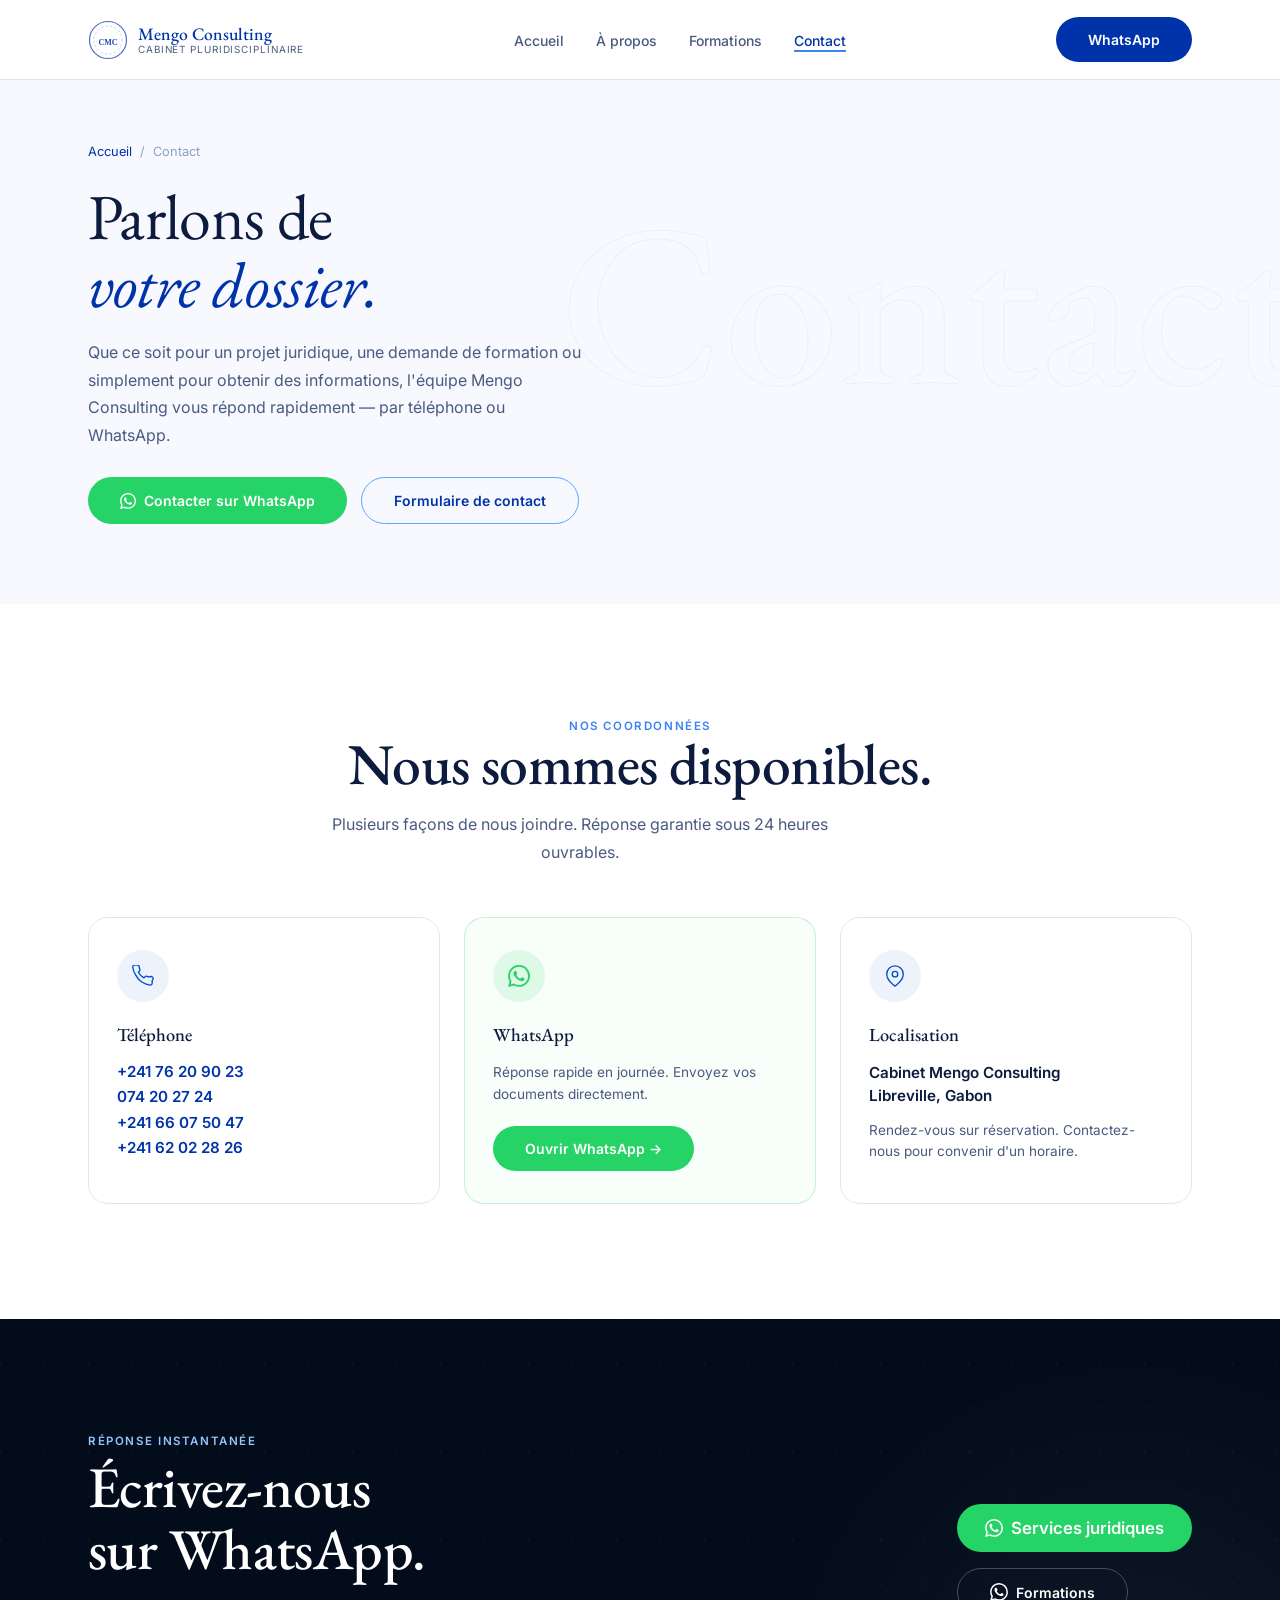
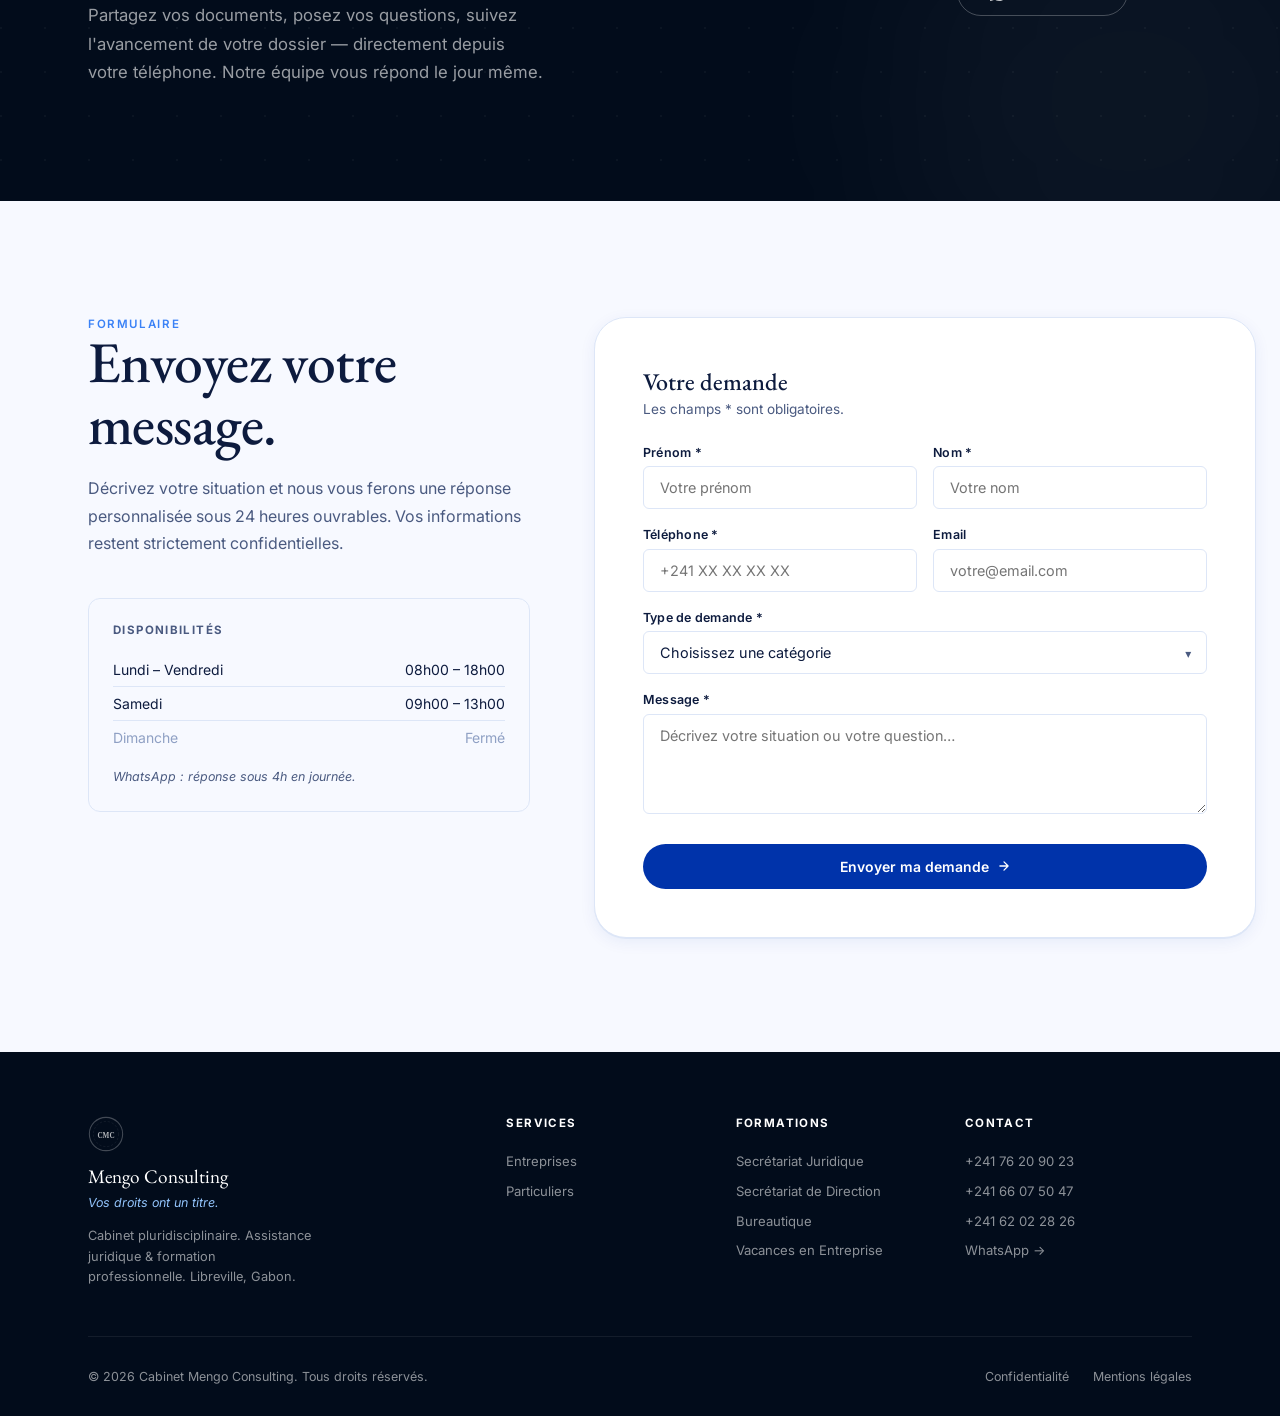
<file: contact.html>
<!DOCTYPE html>
<html lang="fr">
<head>
  <meta charset="UTF-8"/>
  <meta name="viewport" content="width=device-width, initial-scale=1.0"/>
  <title>Contact — Cabinet Mengo Consulting</title>
  <meta name="description" content="Contactez le Cabinet Mengo Consulting à Libreville, Gabon. Assistance juridique, formations professionnelles. Disponible par téléphone et WhatsApp."/>
  <meta name="theme-color" content="#0033aa"/>

  <!-- Open Graph / Facebook -->
  <meta property="og:type" content="website"/>
  <meta property="og:url" content="https://mengo-consulting.com/contact"/>
  <meta property="og:title" content="Contact — Cabinet Mengo Consulting"/>
  <meta property="og:description" content="Contactez le Cabinet Mengo Consulting à Libreville, Gabon. Assistance juridique, formations professionnelles. Disponible par téléphone et WhatsApp."/>
  <meta property="og:image" content="assets/img/team.jpeg"/>

  <!-- Twitter -->
  <meta name="twitter:card" content="summary_large_image"/>
  <meta name="twitter:title" content="Contact — Cabinet Mengo Consulting"/>
  <meta name="twitter:description" content="Contactez le Cabinet Mengo Consulting à Libreville, Gabon. Assistance juridique, formations professionnelles."/>
  <meta name="twitter:image" content="assets/img/team.jpeg"/>

  <!-- Favicons -->
  <link rel="icon" type="image/svg+xml" href="assets/favicon.svg"/>
  <link rel="icon" type="image/png" sizes="32x32" href="assets/favicon-32x32.png"/>
  <link rel="icon" type="image/png" sizes="16x16" href="assets/favicon-16x16.png"/>
  <link rel="apple-touch-icon" sizes="180x180" href="assets/apple-touch-icon.png"/>

  <link rel="preconnect" href="https://fonts.googleapis.com"/>
  <link rel="preconnect" href="https://fonts.gstatic.com" crossorigin/>
  <link href="https://fonts.googleapis.com/css2?family=EB+Garamond:ital,wght@0,400;0,500;1,400&family=Inter:wght@400;500;600&display=swap" rel="stylesheet"/>
  <link rel="stylesheet" href="css/style.css"/>
</head>
<body>

<div class="scroll-progress" aria-hidden="true"></div>

<!-- ── NAV ──────────────────────────────────────────────────── -->
<nav class="nav nav--solid" aria-label="Navigation principale">
  <div class="nav__inner">
    <a href="index.html" class="nav__logo" aria-label="Mengo Consulting — Accueil">
      <svg class="nav__logo-seal" viewBox="0 0 40 40" fill="none" aria-hidden="true">
        <circle cx="20" cy="20" r="18.5" stroke="var(--bleu-royal)" stroke-width="1.2" opacity=".7"/>
        <circle cx="20" cy="20" r="14"   stroke="var(--bleu-royal)" stroke-width=".6"  opacity=".35" stroke-dasharray="2.5 2"/>
        <text x="20" y="24.5" font-family="Georgia,serif" font-size="8" font-weight="700" fill="var(--bleu-royal)" text-anchor="middle" opacity=".9">CMC</text>
      </svg>
      <div>
        <div class="nav__logo-name">Mengo Consulting</div>
        <div class="nav__logo-sub">Cabinet pluridisciplinaire</div>
      </div>
    </a>
    <ul class="nav__links" role="list">
      <li><a href="index.html"      class="nav__link">Accueil</a></li>
      <li><a href="a-propos.html"   class="nav__link">À propos</a></li>
      <li><a href="formations.html" class="nav__link">Formations</a></li>
      <li><a href="contact.html"    class="nav__link active">Contact</a></li>
    </ul>
    <a href="https://wa.me/24176209023" class="btn btn--primary nav__cta-desktop" target="_blank" rel="noopener">WhatsApp</a>
    <button class="nav__toggle" aria-label="Menu" aria-expanded="false">
      <span></span><span></span><span></span>
    </button>
  </div>
</nav>
<div class="nav__mobile" role="dialog" aria-label="Menu">
  <button class="nav__mobile-close" aria-label="Fermer">✕</button>
  <a href="index.html"      class="nav__mobile-link">Accueil</a>
  <a href="a-propos.html"   class="nav__mobile-link">À propos</a>
  <a href="formations.html" class="nav__mobile-link">Formations</a>
  <a href="contact.html"    class="nav__mobile-link">Contact</a>
  <a href="https://wa.me/24176209023" class="btn btn--whatsapp" target="_blank" rel="noopener">WhatsApp →</a>
</div>

<!-- ── PAGE HERO ─────────────────────────────────────────────── -->
<section class="page-hero" data-label="Contact" aria-labelledby="ph-title">
  <div class="container">
    <nav class="page-hero__breadcrumb" aria-label="Fil d'Ariane">
      <a href="index.html">Accueil</a>
      <span aria-hidden="true">/</span>
      <span aria-current="page">Contact</span>
    </nav>
    <h1 class="page-hero__title" id="ph-title" data-reveal>
      Parlons de<br>
      <em style="font-style:italic; color:var(--bleu-royal);">votre dossier.</em>
    </h1>
    <p class="page-hero__desc" data-reveal data-delay="1">
      Que ce soit pour un projet juridique, une demande de formation ou simplement
      pour obtenir des informations, l'équipe Mengo Consulting vous répond
      rapidement — par téléphone ou WhatsApp.
    </p>
    <div style="margin-top:1.75rem; display:flex; gap:.875rem; flex-wrap:wrap;" data-reveal data-delay="2">
      <a href="https://wa.me/24176209023" class="btn btn--whatsapp" target="_blank" rel="noopener">
        <svg width="16" height="16" viewBox="0 0 24 24" fill="currentColor" aria-hidden="true"><path d="M17.472 14.382c-.297-.149-1.758-.867-2.03-.967-.273-.099-.471-.148-.67.15-.197.297-.767.966-.94 1.164-.173.199-.347.223-.644.075-.297-.15-1.255-.463-2.39-1.475-.883-.788-1.48-1.761-1.653-2.059-.173-.297-.018-.458.13-.606.134-.133.298-.347.446-.52.149-.174.198-.298.298-.497.099-.198.05-.371-.025-.52-.075-.149-.669-1.612-.916-2.207-.242-.579-.487-.5-.669-.51-.173-.008-.371-.01-.57-.01-.198 0-.52.074-.792.372-.272.297-1.04 1.016-1.04 2.479 0 1.462 1.065 2.875 1.213 3.074.149.198 2.096 3.2 5.077 4.487.709.306 1.262.489 1.694.625.712.227 1.36.195 1.871.118.571-.085 1.758-.719 2.006-1.413.248-.694.248-1.289.173-1.413-.074-.124-.272-.198-.57-.347m-5.421 7.403h-.004a9.87 9.87 0 01-5.031-1.378l-.361-.214-3.741.982.998-3.648-.235-.374a9.86 9.86 0 01-1.51-5.26c.001-5.45 4.436-9.884 9.888-9.884 2.64 0 5.122 1.03 6.988 2.898a9.825 9.825 0 012.893 6.994c-.003 5.45-4.437 9.884-9.885 9.884m8.413-18.297A11.815 11.815 0 0012.05 0C5.495 0 .16 5.335.157 11.892c0 2.096.547 4.142 1.588 5.945L.057 24l6.305-1.654a11.882 11.882 0 005.683 1.448h.005c6.554 0 11.89-5.335 11.893-11.893a11.821 11.821 0 00-3.48-8.413z"/></svg>
        Contacter sur WhatsApp
      </a>
      <a href="#form-contact" class="btn btn--outline">Formulaire de contact</a>
    </div>
  </div>
</section>

<!-- ══════════════════════════════════════════════════════════ -->
<!-- COORDONNÉES                                               -->
<!-- ══════════════════════════════════════════════════════════ -->
<section class="section" aria-labelledby="coord-title">
  <div class="container">
    <div class="section__header--center">
      <p class="t-label" data-reveal>Nos coordonnées</p>
      <h2 class="t-h1 section__title" id="coord-title" data-reveal data-delay="1">
        Nous sommes disponibles.
      </h2>
      <p class="section__desc" data-reveal data-delay="2">
        Plusieurs façons de nous joindre. Réponse garantie sous 24 heures ouvrables.
      </p>
    </div>

    <div class="contact-channels">

      <!-- Téléphones -->
      <div class="contact-channel" data-reveal data-delay="1">
        <div class="contact-channel__icon" aria-hidden="true">
          <svg viewBox="0 0 24 24" fill="none" stroke="currentColor" stroke-width="1.5" stroke-linecap="round" stroke-linejoin="round"><path d="M22 16.92v3a2 2 0 01-2.18 2 19.79 19.79 0 01-8.63-3.07A19.5 19.5 0 013.9 10.81a19.79 19.79 0 01-3.07-8.63A2 2 0 012.81 0h3a2 2 0 012 1.72 12.84 12.84 0 00.7 2.81 2 2 0 01-.45 2.11L6.91 7.91a16 16 0 006.12 6.12l1.27-1.27a2 2 0 012.11-.45 12.84 12.84 0 002.81.7A2 2 0 0122 16.92z"/></svg>
        </div>
        <div class="contact-channel__label">Téléphone</div>
        <div class="contact-channel__items">
          <a href="tel:+24176209023" class="contact-channel__link">+241 76 20 90 23</a>
          <a href="tel:+241074202724" class="contact-channel__link">074 20 27 24</a>
          <a href="tel:+24166075047" class="contact-channel__link">+241 66 07 50 47</a>
          <a href="tel:+24162022826" class="contact-channel__link">+241 62 02 28 26</a>
        </div>
      </div>

      <!-- WhatsApp -->
      <div class="contact-channel contact-channel--whatsapp" data-reveal data-delay="2">
        <div class="contact-channel__icon" aria-hidden="true">
          <svg viewBox="0 0 24 24" fill="currentColor"><path d="M17.472 14.382c-.297-.149-1.758-.867-2.03-.967-.273-.099-.471-.148-.67.15-.197.297-.767.966-.94 1.164-.173.199-.347.223-.644.075-.297-.15-1.255-.463-2.39-1.475-.883-.788-1.48-1.761-1.653-2.059-.173-.297-.018-.458.13-.606.134-.133.298-.347.446-.52.149-.174.198-.298.298-.497.099-.198.05-.371-.025-.52-.075-.149-.669-1.612-.916-2.207-.242-.579-.487-.5-.669-.51-.173-.008-.371-.01-.57-.01-.198 0-.52.074-.792.372-.272.297-1.04 1.016-1.04 2.479 0 1.462 1.065 2.875 1.213 3.074.149.198 2.096 3.2 5.077 4.487.709.306 1.262.489 1.694.625.712.227 1.36.195 1.871.118.571-.085 1.758-.719 2.006-1.413.248-.694.248-1.289.173-1.413-.074-.124-.272-.198-.57-.347m-5.421 7.403h-.004a9.87 9.87 0 01-5.031-1.378l-.361-.214-3.741.982.998-3.648-.235-.374a9.86 9.86 0 01-1.51-5.26c.001-5.45 4.436-9.884 9.888-9.884 2.64 0 5.122 1.03 6.988 2.898a9.825 9.825 0 012.893 6.994c-.003 5.45-4.437 9.884-9.885 9.884m8.413-18.297A11.815 11.815 0 0012.05 0C5.495 0 .16 5.335.157 11.892c0 2.096.547 4.142 1.588 5.945L.057 24l6.305-1.654a11.882 11.882 0 005.683 1.448h.005c6.554 0 11.89-5.335 11.893-11.893a11.821 11.821 0 00-3.48-8.413z"/></svg>
        </div>
        <div class="contact-channel__label">WhatsApp</div>
        <p class="contact-channel__desc">Réponse rapide en journée. Envoyez vos documents directement.</p>
        <a href="https://wa.me/24176209023" class="btn btn--whatsapp" target="_blank" rel="noopener" style="margin-top:1.25rem; align-self:flex-start;">
          Ouvrir WhatsApp →
        </a>
      </div>

      <!-- Localisation -->
      <div class="contact-channel" data-reveal data-delay="3">
        <div class="contact-channel__icon" aria-hidden="true">
          <svg viewBox="0 0 24 24" fill="none" stroke="currentColor" stroke-width="1.5" stroke-linecap="round" stroke-linejoin="round"><path d="M21 10c0 7-9 13-9 13s-9-6-9-13a9 9 0 0118 0z"/><circle cx="12" cy="10" r="3"/></svg>
        </div>
        <div class="contact-channel__label">Localisation</div>
        <address style="font-style:normal;">
          <p class="contact-channel__addr">Cabinet Mengo Consulting<br>Libreville, Gabon</p>
        </address>
        <p class="contact-channel__desc" style="margin-top:.75rem;">
          Rendez-vous sur réservation. Contactez-nous pour convenir d'un horaire.
        </p>
      </div>

    </div>
  </div>
</section>

<!-- ══════════════════════════════════════════════════════════ -->
<!-- WHATSAPP RAPIDE (dark section)                            -->
<!-- ══════════════════════════════════════════════════════════ -->
<section class="section section--navy" aria-labelledby="wa-title">
  <div class="section__orb section__orb--1" aria-hidden="true"></div>
  <div class="container">
    <div style="display:flex; gap:clamp(3rem,5vw,6rem); align-items:center; flex-wrap:wrap;">
      <div style="flex:1; min-width:260px;">
        <p class="t-label t-label--inv" data-reveal="left">Réponse instantanée</p>
        <h2 class="t-h1" style="color:#fff; margin-top:.5rem; margin-bottom:1.25rem;" data-reveal="left" data-delay="1">
          Écrivez-nous<br>sur WhatsApp.
        </h2>
        <p style="color:rgba(255,255,255,0.6); font-size:1.05rem; line-height:1.7; max-width:460px;" data-reveal="left" data-delay="2">
          Partagez vos documents, posez vos questions, suivez l'avancement de votre
          dossier — directement depuis votre téléphone. Notre équipe vous répond
          le jour même.
        </p>
      </div>
      <div style="display:flex; flex-direction:column; gap:1rem; align-items:flex-start;" data-reveal="right" data-delay="2">
        <a href="https://wa.me/24176209023?text=Bonjour%2C%20je%20souhaite%20des%20renseignements%20sur%20vos%20services%20juridiques."
           class="btn btn--whatsapp" target="_blank" rel="noopener" style="font-size:1.05rem; padding:.875rem 1.75rem;">
          <svg width="18" height="18" viewBox="0 0 24 24" fill="currentColor" aria-hidden="true"><path d="M17.472 14.382c-.297-.149-1.758-.867-2.03-.967-.273-.099-.471-.148-.67.15-.197.297-.767.966-.94 1.164-.173.199-.347.223-.644.075-.297-.15-1.255-.463-2.39-1.475-.883-.788-1.48-1.761-1.653-2.059-.173-.297-.018-.458.13-.606.134-.133.298-.347.446-.52.149-.174.198-.298.298-.497.099-.198.05-.371-.025-.52-.075-.149-.669-1.612-.916-2.207-.242-.579-.487-.5-.669-.51-.173-.008-.371-.01-.57-.01-.198 0-.52.074-.792.372-.272.297-1.04 1.016-1.04 2.479 0 1.462 1.065 2.875 1.213 3.074.149.198 2.096 3.2 5.077 4.487.709.306 1.262.489 1.694.625.712.227 1.36.195 1.871.118.571-.085 1.758-.719 2.006-1.413.248-.694.248-1.289.173-1.413-.074-.124-.272-.198-.57-.347m-5.421 7.403h-.004a9.87 9.87 0 01-5.031-1.378l-.361-.214-3.741.982.998-3.648-.235-.374a9.86 9.86 0 01-1.51-5.26c.001-5.45 4.436-9.884 9.888-9.884 2.64 0 5.122 1.03 6.988 2.898a9.825 9.825 0 012.893 6.994c-.003 5.45-4.437 9.884-9.885 9.884m8.413-18.297A11.815 11.815 0 0012.05 0C5.495 0 .16 5.335.157 11.892c0 2.096.547 4.142 1.588 5.945L.057 24l6.305-1.654a11.882 11.882 0 005.683 1.448h.005c6.554 0 11.89-5.335 11.893-11.893a11.821 11.821 0 00-3.48-8.413z"/></svg>
          Services juridiques
        </a>
        <a href="https://wa.me/24176209023?text=Bonjour%2C%20je%20souhaite%20des%20informations%20sur%20vos%20formations%20professionnelles."
           class="btn btn--outline" target="_blank" rel="noopener" style="border-color:rgba(255,255,255,.25); color:#fff;">
          <svg width="18" height="18" viewBox="0 0 24 24" fill="currentColor" aria-hidden="true"><path d="M17.472 14.382c-.297-.149-1.758-.867-2.03-.967-.273-.099-.471-.148-.67.15-.197.297-.767.966-.94 1.164-.173.199-.347.223-.644.075-.297-.15-1.255-.463-2.39-1.475-.883-.788-1.48-1.761-1.653-2.059-.173-.297-.018-.458.13-.606.134-.133.298-.347.446-.52.149-.174.198-.298.298-.497.099-.198.05-.371-.025-.52-.075-.149-.669-1.612-.916-2.207-.242-.579-.487-.5-.669-.51-.173-.008-.371-.01-.57-.01-.198 0-.52.074-.792.372-.272.297-1.04 1.016-1.04 2.479 0 1.462 1.065 2.875 1.213 3.074.149.198 2.096 3.2 5.077 4.487.709.306 1.262.489 1.694.625.712.227 1.36.195 1.871.118.571-.085 1.758-.719 2.006-1.413.248-.694.248-1.289.173-1.413-.074-.124-.272-.198-.57-.347m-5.421 7.403h-.004a9.87 9.87 0 01-5.031-1.378l-.361-.214-3.741.982.998-3.648-.235-.374a9.86 9.86 0 01-1.51-5.26c.001-5.45 4.436-9.884 9.888-9.884 2.64 0 5.122 1.03 6.988 2.898a9.825 9.825 0 012.893 6.994c-.003 5.45-4.437 9.884-9.885 9.884m8.413-18.297A11.815 11.815 0 0012.05 0C5.495 0 .16 5.335.157 11.892c0 2.096.547 4.142 1.588 5.945L.057 24l6.305-1.654a11.882 11.882 0 005.683 1.448h.005c6.554 0 11.89-5.335 11.893-11.893a11.821 11.821 0 00-3.48-8.413z"/></svg>
          Formations
        </a>
      </div>
    </div>
  </div>
</section>

<!-- ══════════════════════════════════════════════════════════ -->
<!-- FORMULAIRE DE CONTACT                                     -->
<!-- ══════════════════════════════════════════════════════════ -->
<section class="section section--alt" id="form-contact" aria-labelledby="form-title">
  <div class="container">
    <div class="inline-grid-2" style="display:grid; grid-template-columns:40% 60%; gap:clamp(3rem,5vw,6rem); align-items:start;">

      <div>
        <p class="t-label" data-reveal>Formulaire</p>
        <h2 class="t-h1 section__title" id="form-title" data-reveal data-delay="1">
          Envoyez votre<br>message.
        </h2>
        <p class="t-body" style="margin-top:1.25rem;" data-reveal data-delay="2">
          Décrivez votre situation et nous vous ferons une réponse personnalisée
          sous 24 heures ouvrables. Vos informations restent strictement confidentielles.
        </p>

        <!-- Horaires -->
        <div class="horaires" data-reveal data-delay="3">
          <div class="horaires__title">Disponibilités</div>
          <div class="horaires__row">
            <span>Lundi – Vendredi</span>
            <span>08h00 – 18h00</span>
          </div>
          <div class="horaires__row">
            <span>Samedi</span>
            <span>09h00 – 13h00</span>
          </div>
          <div class="horaires__row horaires__row--off">
            <span>Dimanche</span>
            <span>Fermé</span>
          </div>
          <p class="horaires__note">WhatsApp : réponse sous 4h en journée.</p>
        </div>
      </div>

      <div data-reveal="right">
        <div class="form-card">
          <div class="form-title">Votre demande</div>
          <p class="form-sub">Les champs * sont obligatoires.</p>

          <form id="contact-form" novalidate aria-label="Formulaire de contact">
            <div class="form-row">
              <div class="form-group">
                <label class="form-label" for="ct-prenom">Prénom *</label>
                <input class="form-input" type="text" id="ct-prenom" name="prenom" required placeholder="Votre prénom" autocomplete="given-name"/>
              </div>
              <div class="form-group">
                <label class="form-label" for="ct-nom">Nom *</label>
                <input class="form-input" type="text" id="ct-nom" name="nom" required placeholder="Votre nom" autocomplete="family-name"/>
              </div>
            </div>

            <div class="form-row">
              <div class="form-group">
                <label class="form-label" for="ct-tel">Téléphone *</label>
                <input class="form-input" type="tel" id="ct-tel" name="telephone" required placeholder="+241 XX XX XX XX" autocomplete="tel"/>
              </div>
              <div class="form-group">
                <label class="form-label" for="ct-email">Email</label>
                <input class="form-input" type="email" id="ct-email" name="email" placeholder="votre@email.com" autocomplete="email"/>
              </div>
            </div>

            <div class="form-group">
              <label class="form-label" for="ct-type">Type de demande *</label>
              <div class="form-select-wrap">
                <select class="form-select" id="ct-type" name="service-type" required>
                  <option value="" disabled selected>Choisissez une catégorie</option>
                  <option value="formation">Inscription à une formation</option>
                  <option value="entreprise">Assistance juridique — Entreprise</option>
                  <option value="particulier">Assistance juridique — Particulier</option>
                  <option value="autre">Autre demande</option>
                </select>
              </div>
            </div>

            <div class="form-group form-group--formation">
              <label class="form-label" for="ct-module">Filière souhaitée</label>
              <div class="form-select-wrap">
                <select class="form-select" id="ct-module" name="module">
                  <option value="" disabled selected>Choisissez une filière</option>
                  <option value="juridique">Secrétariat Juridique</option>
                  <option value="direction">Secrétariat de Direction</option>
                  <option value="bureautique">Bureautique Professionnelle</option>
                  <option value="vacances">Vos Vacances en Entreprise</option>
                </select>
              </div>
            </div>

            <div class="form-group">
              <label class="form-label" for="ct-msg">Message *</label>
              <textarea class="form-textarea" id="ct-msg" name="message" required placeholder="Décrivez votre situation ou votre question…"></textarea>
            </div>

            <button type="submit" class="btn btn--primary" style="width:100%; justify-content:center; margin-top:.5rem;">
              Envoyer ma demande
              <svg width="14" height="14" viewBox="0 0 24 24" fill="none" stroke="currentColor" stroke-width="2.2" stroke-linecap="round" stroke-linejoin="round" aria-hidden="true"><path d="M5 12h14M12 5l7 7-7 7"/></svg>
            </button>
          </form>
        </div>
      </div>

    </div>
  </div>
</section>

<!-- ── FOOTER ────────────────────────────────────────────────── -->
<footer class="footer" role="contentinfo">
  <div class="container">
    <div class="footer__grid">
      <div>
        <svg width="36" height="36" viewBox="0 0 40 40" fill="none" aria-hidden="true">
          <circle cx="20" cy="20" r="18.5" stroke="rgba(255,255,255,.25)" stroke-width="1.2"/>
          <circle cx="20" cy="20" r="14"   stroke="rgba(255,255,255,.12)" stroke-width=".6" stroke-dasharray="2.5 2"/>
          <text x="20" y="24.5" font-family="Georgia,serif" font-size="8" font-weight="700" fill="white" text-anchor="middle" opacity=".7">CMC</text>
        </svg>
        <div class="footer__brand-name">Mengo Consulting</div>
        <div class="footer__brand-tagline">Vos droits ont un titre.</div>
        <p class="footer__brand-desc">Cabinet pluridisciplinaire. Assistance juridique & formation professionnelle. Libreville, Gabon.</p>
      </div>
      <div>
        <div class="footer__col-title">Services</div>
        <ul class="footer__links" role="list">
          <li><a href="index.html#services" class="footer__link">Entreprises</a></li>
          <li><a href="index.html#services" class="footer__link">Particuliers</a></li>
        </ul>
      </div>
      <div>
        <div class="footer__col-title">Formations</div>
        <ul class="footer__links" role="list">
          <li><a href="formations.html" class="footer__link">Secrétariat Juridique</a></li>
          <li><a href="formations.html" class="footer__link">Secrétariat de Direction</a></li>
          <li><a href="formations.html" class="footer__link">Bureautique</a></li>
          <li><a href="formations.html" class="footer__link">Vacances en Entreprise</a></li>
        </ul>
      </div>
      <div>
        <div class="footer__col-title">Contact</div>
        <ul class="footer__links" role="list">
          <li><a href="tel:+24176209023" class="footer__link">+241 76 20 90 23</a></li>
          <li><a href="tel:+24166075047" class="footer__link">+241 66 07 50 47</a></li>
          <li><a href="tel:+24162022826" class="footer__link">+241 62 02 28 26</a></li>
          <li><a href="https://wa.me/24176209023" class="footer__link" target="_blank" rel="noopener">WhatsApp →</a></li>
        </ul>
      </div>
    </div>
    <div class="footer__bottom">
      <p>© 2026 Cabinet Mengo Consulting. Tous droits réservés.</p>
      <nav class="footer__legal" aria-label="Légal">
        <a href="#" class="footer__legal-link">Confidentialité</a>
        <a href="#" class="footer__legal-link">Mentions légales</a>
      </nav>
    </div>
  </div>
</footer>

<script src="js/main.js"></script>
<script>
  /* Contact form wiring specific to this page */
  document.addEventListener('DOMContentLoaded', () => {
    const form = document.getElementById('contact-form');
    if (!form) return;

    const typeSelect = form.querySelector('[name="service-type"]');
    const formGroup  = form.querySelector('.form-group--formation');
    if (typeSelect && formGroup) {
      typeSelect.addEventListener('change', () => {
        const show = typeSelect.value === 'formation';
        formGroup.style.display = show ? 'block' : 'none';
        const sel = formGroup.querySelector('select');
        if (sel) sel.required = show;
      });
      formGroup.style.display = 'none';
    }

    form.addEventListener('submit', e => {
      e.preventDefault();
      const btn = form.querySelector('[type="submit"]');
      const orig = btn.innerHTML;
      btn.innerHTML = 'Envoi en cours…'; btn.disabled = true;

      setTimeout(() => {
        btn.innerHTML = orig; btn.disabled = false;
        form.reset();
        if (formGroup) formGroup.style.display = 'none';

        const toast = document.createElement('div');
        toast.style.cssText = `
          position:fixed; bottom:2rem; right:2rem; z-index:9999;
          background:var(--bleu-royal); color:#fff; border-radius:12px;
          padding:1rem 1.75rem; font-size:.875rem; font-weight:500;
          box-shadow:0 8px 32px rgba(0,51,170,.35); max-width:320px; line-height:1.5;
          opacity:0; transform:translateY(14px);
          transition:all .4s cubic-bezier(.22,1,.36,1);
        `;
        toast.textContent = '✓ Message reçu. L\'équipe vous contactera sous 24h.';
        document.body.appendChild(toast);
        requestAnimationFrame(() => { toast.style.opacity='1'; toast.style.transform='translateY(0)'; });
        setTimeout(() => {
          toast.style.opacity='0'; toast.style.transform='translateY(14px)';
          setTimeout(() => toast.remove(), 400);
        }, 4500);
      }, 1200);
    });
  });
</script>
</body>
</html>
</file>
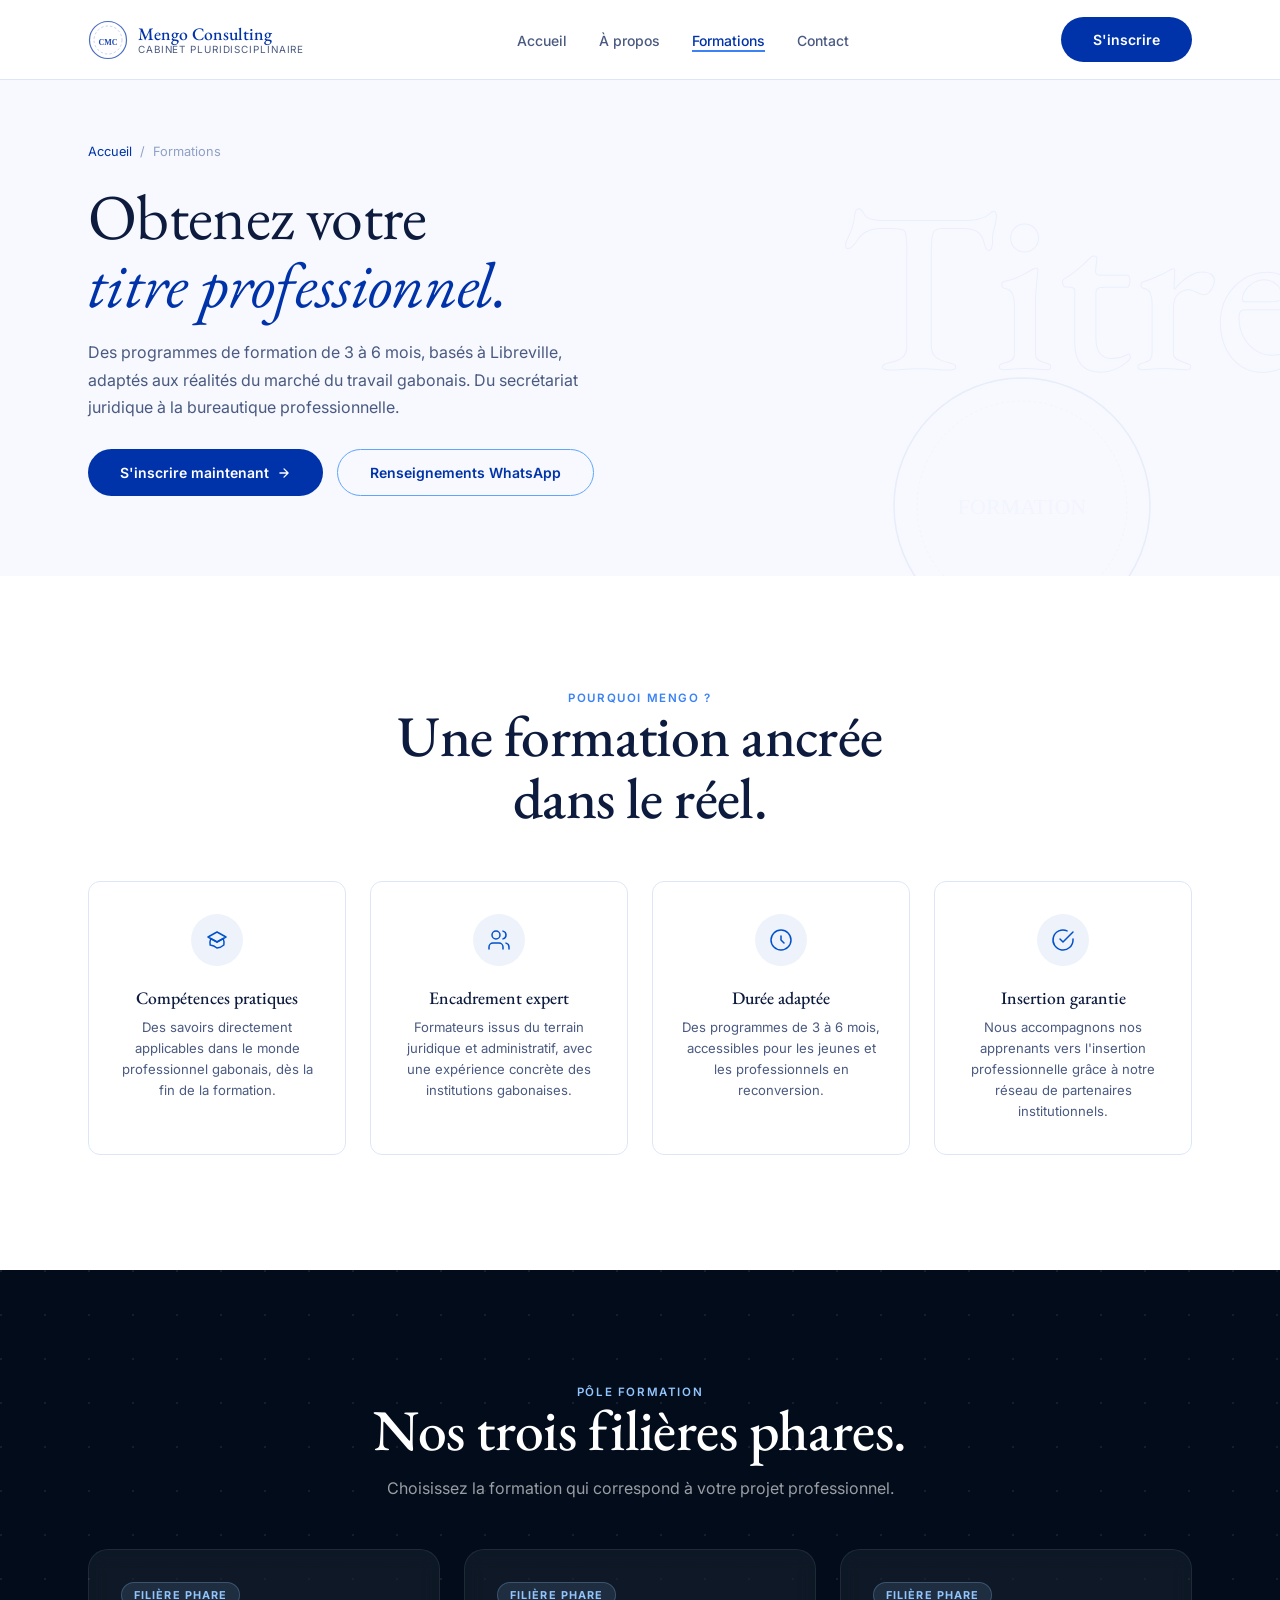
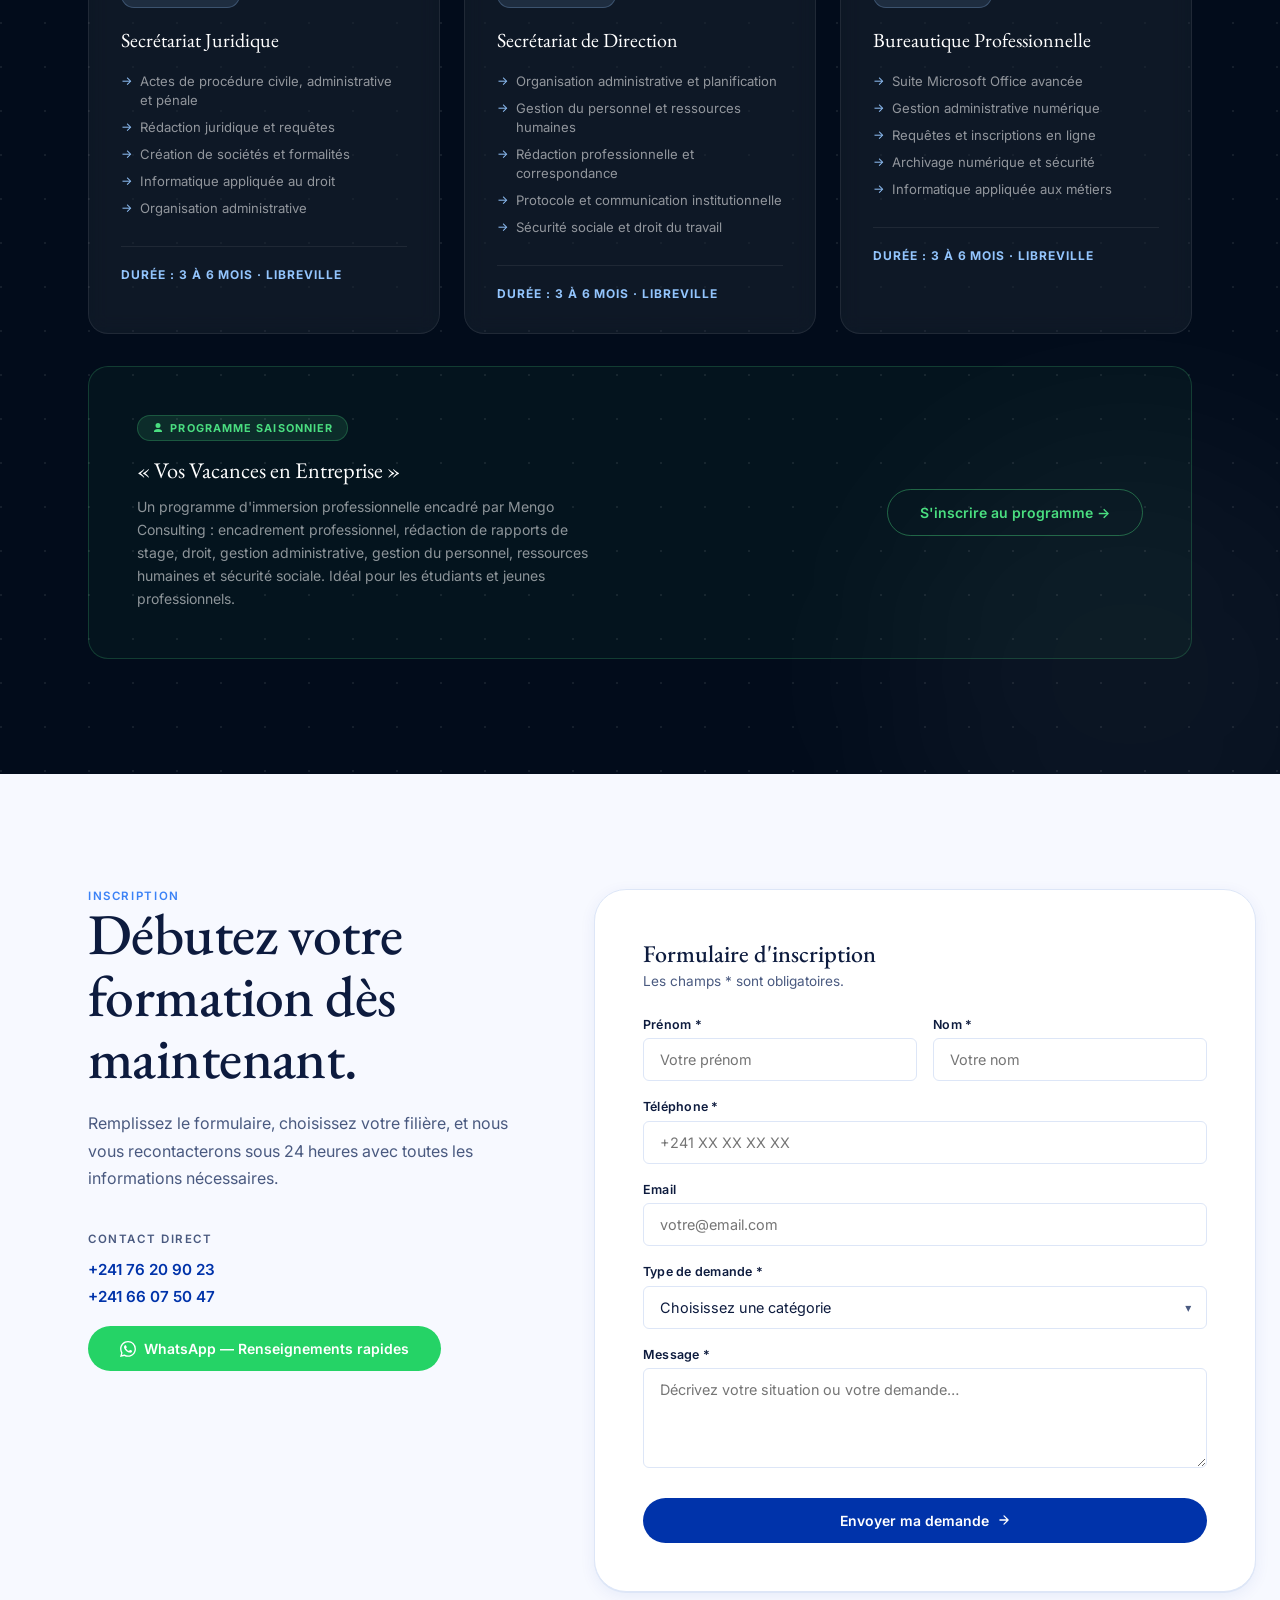
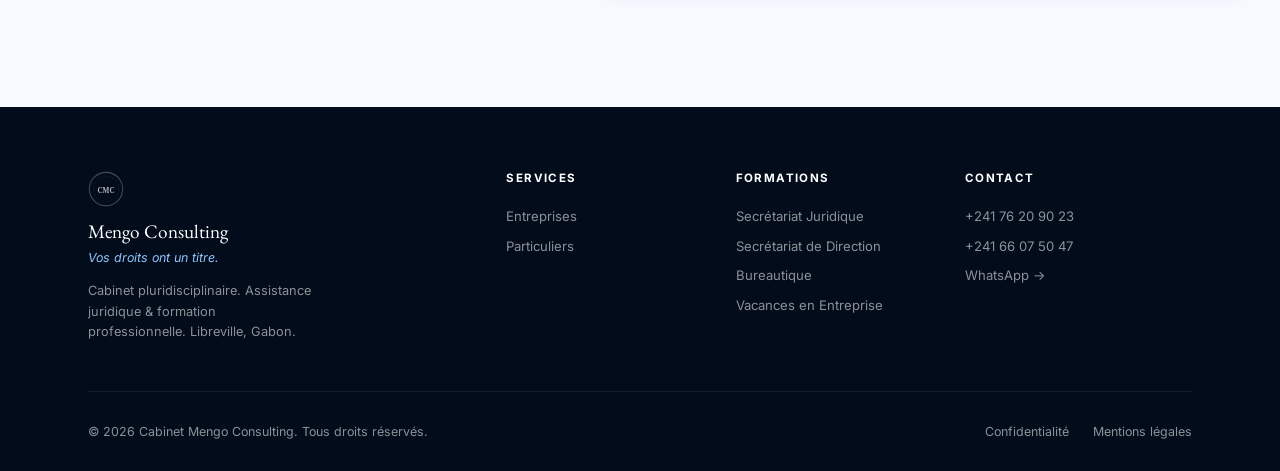
<file: formations.html>
<!DOCTYPE html>
<html lang="fr">
<head>
  <meta charset="UTF-8"/>
  <meta name="viewport" content="width=device-width, initial-scale=1.0"/>
  <title>Formations — Cabinet Mengo Consulting</title>
  <meta name="description" content="Formations professionnelles à Libreville : Secrétariat Juridique, Secrétariat de Direction, Bureautique. Durée 3 à 6 mois. Cabinet Mengo Consulting."/>
  <meta name="theme-color" content="#0033aa"/>

  <!-- Open Graph / Facebook -->
  <meta property="og:type" content="website"/>
  <meta property="og:url" content="https://mengo-consulting.com/formations"/>
  <meta property="og:title" content="Formations — Cabinet Mengo Consulting"/>
  <meta property="og:description" content="Formations professionnelles à Libreville : Secrétariat Juridique, Secrétariat de Direction, Bureautique. Durée 3 à 6 mois."/>
  <meta property="og:image" content="assets/img/team.jpeg"/>

  <!-- Twitter -->
  <meta name="twitter:card" content="summary_large_image"/>
  <meta name="twitter:title" content="Formations — Cabinet Mengo Consulting"/>
  <meta name="twitter:description" content="Formations professionnelles à Libreville : Secrétariat Juridique, Secrétariat de Direction, Bureautique. Durée 3 à 6 mois."/>
  <meta name="twitter:image" content="assets/img/team.jpeg"/>

  <!-- Favicons -->
  <link rel="icon" type="image/svg+xml" href="assets/favicon.svg"/>
  <link rel="icon" type="image/png" sizes="32x32" href="assets/favicon-32x32.png"/>
  <link rel="icon" type="image/png" sizes="16x16" href="assets/favicon-16x16.png"/>
  <link rel="apple-touch-icon" sizes="180x180" href="assets/apple-touch-icon.png"/>

  <link rel="preconnect" href="https://fonts.googleapis.com"/>
  <link rel="preconnect" href="https://fonts.gstatic.com" crossorigin/>
  <link href="https://fonts.googleapis.com/css2?family=EB+Garamond:ital,wght@0,400;0,500;1,400&family=Inter:wght@400;500;600&display=swap" rel="stylesheet"/>
  <link rel="stylesheet" href="css/style.css"/>
</head>
<body>

<div class="scroll-progress" aria-hidden="true"></div>

<!-- ── NAV ──────────────────────────────────────────────────── -->
<nav class="nav nav--solid" aria-label="Navigation principale">
  <div class="nav__inner">
    <a href="index.html" class="nav__logo" aria-label="Mengo Consulting — Accueil">
      <svg class="nav__logo-seal" viewBox="0 0 40 40" fill="none" aria-hidden="true">
        <circle cx="20" cy="20" r="18.5" stroke="var(--bleu-royal)" stroke-width="1.2" opacity=".7"/>
        <circle cx="20" cy="20" r="14"   stroke="var(--bleu-royal)" stroke-width=".6"  opacity=".35" stroke-dasharray="2.5 2"/>
        <text x="20" y="24.5" font-family="Georgia,serif" font-size="8" font-weight="700" fill="var(--bleu-royal)" text-anchor="middle" opacity=".9">CMC</text>
      </svg>
      <div>
        <div class="nav__logo-name">Mengo Consulting</div>
        <div class="nav__logo-sub">Cabinet pluridisciplinaire</div>
      </div>
    </a>
    <ul class="nav__links" role="list">
      <li><a href="index.html"      class="nav__link">Accueil</a></li>
      <li><a href="a-propos.html"   class="nav__link">À propos</a></li>
      <li><a href="formations.html" class="nav__link active">Formations</a></li>
      <li><a href="contact.html"    class="nav__link">Contact</a></li>
    </ul>
    <a href="https://wa.me/24176209023" class="btn btn--primary nav__cta-desktop" target="_blank" rel="noopener">S'inscrire</a>
    <button class="nav__toggle" aria-label="Menu" aria-expanded="false">
      <span></span><span></span><span></span>
    </button>
  </div>
</nav>
<div class="nav__mobile" role="dialog" aria-label="Menu">
  <button class="nav__mobile-close" aria-label="Fermer">✕</button>
  <a href="index.html"      class="nav__mobile-link">Accueil</a>
  <a href="a-propos.html"   class="nav__mobile-link">À propos</a>
  <a href="formations.html" class="nav__mobile-link">Formations</a>
  <a href="contact.html"    class="nav__mobile-link">Contact</a>
  <a href="https://wa.me/24176209023" class="btn btn--whatsapp" target="_blank" rel="noopener">WhatsApp →</a>
</div>

<!-- ── PAGE HERO ─────────────────────────────────────────────── -->
<section class="page-hero" data-label="Titre" aria-labelledby="ph-title">
  <div class="container">
    <nav class="page-hero__breadcrumb" aria-label="Fil d'Ariane">
      <a href="index.html">Accueil</a>
      <span aria-hidden="true">/</span>
      <span aria-current="page">Formations</span>
    </nav>
    <h1 class="page-hero__title" id="ph-title" data-reveal>
      Obtenez votre<br>
      <em style="font-style:italic; color:var(--bleu-royal);">titre professionnel.</em>
    </h1>
    <p class="page-hero__desc" data-reveal data-delay="1">
      Des programmes de formation de 3 à 6 mois, basés à Libreville, adaptés
      aux réalités du marché du travail gabonais. Du secrétariat juridique
      à la bureautique professionnelle.
    </p>
    <div style="margin-top:1.75rem; display:flex; gap:.875rem; flex-wrap:wrap;" data-reveal data-delay="2">
      <a href="#inscription" class="btn btn--primary">
        S'inscrire maintenant
        <svg width="14" height="14" viewBox="0 0 24 24" fill="none" stroke="currentColor" stroke-width="2.2" stroke-linecap="round" stroke-linejoin="round" aria-hidden="true"><path d="M5 12h14M12 5l7 7-7 7"/></svg>
      </a>
      <a href="https://wa.me/24176209023" class="btn btn--outline" target="_blank" rel="noopener">
        Renseignements WhatsApp
      </a>
    </div>
    <svg class="page-hero__sceau" viewBox="0 0 260 260" fill="none" aria-hidden="true">
      <circle cx="130" cy="130" r="128" stroke="var(--bleu-royal)" stroke-width="1.5"/>
      <circle cx="130" cy="130" r="105" stroke="var(--bleu-royal)" stroke-width=".75" stroke-dasharray="3 2.5" opacity=".5"/>
      <text x="130" y="138" font-family="Georgia,serif" font-size="22" fill="var(--bleu-royal)" text-anchor="middle" opacity=".35">FORMATION</text>
    </svg>
  </div>
</section>

<!-- ══════════════════════════════════════════════════════════ -->
<!-- POURQUOI SE FORMER CHEZ MENGO                            -->
<!-- ══════════════════════════════════════════════════════════ -->
<section class="section" aria-labelledby="why-title">
  <div class="container">
    <div class="section__header--center">
      <p class="t-label" data-reveal>Pourquoi Mengo ?</p>
      <h2 class="t-h1 section__title" id="why-title" data-reveal data-delay="1">
        Une formation ancrée<br>dans le réel.
      </h2>
    </div>
    <div class="valeurs__grid">
      <div class="valeur-card" data-reveal data-delay="1">
        <div class="valeur-card__icon" aria-hidden="true">
          <svg viewBox="0 0 24 24" fill="none" stroke="currentColor" stroke-width="1.5" stroke-linecap="round" stroke-linejoin="round"><path d="M12 14l9-5-9-5-9 5 9 5z"/><path d="M12 14l6.16-3.422a12.083 12.083 0 01.665 6.479A11.952 11.952 0 0112 20.055a11.952 11.952 0 00-6.824-2.998 12.078 12.078 0 01.665-6.479L12 14z"/></svg>
        </div>
        <div class="valeur-card__title">Compétences pratiques</div>
        <p class="valeur-card__desc">Des savoirs directement applicables dans le monde professionnel gabonais, dès la fin de la formation.</p>
      </div>
      <div class="valeur-card" data-reveal data-delay="2">
        <div class="valeur-card__icon" aria-hidden="true">
          <svg viewBox="0 0 24 24" fill="none" stroke="currentColor" stroke-width="1.5" stroke-linecap="round" stroke-linejoin="round"><path d="M16 21v-2a4 4 0 00-4-4H6a4 4 0 00-4 4v2"/><circle cx="9" cy="7" r="4"/><path d="M22 21v-2a4 4 0 00-3-3.87M16 3.13a4 4 0 010 7.75"/></svg>
        </div>
        <div class="valeur-card__title">Encadrement expert</div>
        <p class="valeur-card__desc">Formateurs issus du terrain juridique et administratif, avec une expérience concrète des institutions gabonaises.</p>
      </div>
      <div class="valeur-card" data-reveal data-delay="3">
        <div class="valeur-card__icon" aria-hidden="true">
          <svg viewBox="0 0 24 24" fill="none" stroke="currentColor" stroke-width="1.5" stroke-linecap="round" stroke-linejoin="round"><circle cx="12" cy="12" r="10"/><path d="M12 8v4l3 3"/></svg>
        </div>
        <div class="valeur-card__title">Durée adaptée</div>
        <p class="valeur-card__desc">Des programmes de 3 à 6 mois, accessibles pour les jeunes et les professionnels en reconversion.</p>
      </div>
      <div class="valeur-card" data-reveal data-delay="4">
        <div class="valeur-card__icon" aria-hidden="true">
          <svg viewBox="0 0 24 24" fill="none" stroke="currentColor" stroke-width="1.5" stroke-linecap="round" stroke-linejoin="round"><path d="M22 11.08V12a10 10 0 11-5.93-9.14"/><polyline points="22 4 12 14.01 9 11.01"/></svg>
        </div>
        <div class="valeur-card__title">Insertion garantie</div>
        <p class="valeur-card__desc">Nous accompagnons nos apprenants vers l'insertion professionnelle grâce à notre réseau de partenaires institutionnels.</p>
      </div>
    </div>
  </div>
</section>

<!-- ══════════════════════════════════════════════════════════ -->
<!-- FILIÈRES (dark section)                                   -->
<!-- ══════════════════════════════════════════════════════════ -->
<section class="section section--navy section--dark-dot" id="filieres" aria-labelledby="fil-title">
  <div class="section__orb section__orb--1" aria-hidden="true"></div>
  <div class="container">
    <div class="section__header--center">
      <p class="t-label t-label--inv" data-reveal="stamp">Pôle Formation</p>
      <h2 class="t-h1 section__title--inv" id="fil-title" data-reveal="stamp" data-delay="1">Nos trois filières phares.</h2>
      <p class="section__desc--inv" style="margin:1rem auto 0; text-align:center;" data-reveal="stamp" data-delay="2">Choisissez la formation qui correspond à votre projet professionnel.</p>
    </div>

    <div class="formations__grid">

      <div class="formation-card" data-reveal data-delay="1">
        <div class="formation-card__badge">Filière phare</div>
        <h3 class="formation-card__title">Secrétariat Juridique</h3>
        <ul class="formation-card__list" aria-label="Modules">
          <li class="formation-card__item">Actes de procédure civile, administrative et pénale</li>
          <li class="formation-card__item">Rédaction juridique et requêtes</li>
          <li class="formation-card__item">Création de sociétés et formalités</li>
          <li class="formation-card__item">Informatique appliquée au droit</li>
          <li class="formation-card__item">Organisation administrative</li>
        </ul>
        <div class="formation-card__duration">Durée : 3 à 6 mois · Libreville</div>
      </div>

      <div class="formation-card" data-reveal data-delay="2">
        <div class="formation-card__badge">Filière phare</div>
        <h3 class="formation-card__title">Secrétariat de Direction</h3>
        <ul class="formation-card__list" aria-label="Modules">
          <li class="formation-card__item">Organisation administrative et planification</li>
          <li class="formation-card__item">Gestion du personnel et ressources humaines</li>
          <li class="formation-card__item">Rédaction professionnelle et correspondance</li>
          <li class="formation-card__item">Protocole et communication institutionnelle</li>
          <li class="formation-card__item">Sécurité sociale et droit du travail</li>
        </ul>
        <div class="formation-card__duration">Durée : 3 à 6 mois · Libreville</div>
      </div>

      <div class="formation-card" data-reveal data-delay="3">
        <div class="formation-card__badge">Filière phare</div>
        <h3 class="formation-card__title">Bureautique Professionnelle</h3>
        <ul class="formation-card__list" aria-label="Modules">
          <li class="formation-card__item">Suite Microsoft Office avancée</li>
          <li class="formation-card__item">Gestion administrative numérique</li>
          <li class="formation-card__item">Requêtes et inscriptions en ligne</li>
          <li class="formation-card__item">Archivage numérique et sécurité</li>
          <li class="formation-card__item">Informatique appliquée aux métiers</li>
        </ul>
        <div class="formation-card__duration">Durée : 3 à 6 mois · Libreville</div>
      </div>

    </div>

    <!-- Vacances en entreprise -->
    <div class="vacances" data-reveal="stamp">
      <div>
        <div class="vacances__season">
          <svg width="12" height="12" viewBox="0 0 24 24" fill="currentColor" aria-hidden="true"><path d="M12 2a5 5 0 100 10A5 5 0 0012 2zm0 12c-5.33 0-8 2.67-8 4v2h16v-2c0-1.33-2.67-4-8-4z"/></svg>
          Programme saisonnier
        </div>
        <h3 class="vacances__title">« Vos Vacances en Entreprise »</h3>
        <p class="vacances__desc">
          Un programme d'immersion professionnelle encadré par Mengo Consulting :
          encadrement professionnel, rédaction de rapports de stage, droit, gestion administrative,
          gestion du personnel, ressources humaines et sécurité sociale.
          Idéal pour les étudiants et jeunes professionnels.
        </p>
      </div>
      <div>
        <a href="#inscription" class="btn btn--outline" style="border-color:rgba(74,222,128,.4); color:#4ade80; white-space:nowrap;">
          S'inscrire au programme →
        </a>
      </div>
    </div>

  </div>
</section>

<!-- ══════════════════════════════════════════════════════════ -->
<!-- INSCRIPTION FORM                                          -->
<!-- ══════════════════════════════════════════════════════════ -->
<section class="section section--alt" id="inscription" aria-labelledby="insc-title">
  <div class="container">
    <div class="inline-grid-2" style="display:grid; grid-template-columns:40% 60%; gap:clamp(3rem,5vw,6rem); align-items:start;">

      <div>
        <p class="t-label" data-reveal>Inscription</p>
        <h2 class="t-h1 section__title" id="insc-title" data-reveal data-delay="1">
          Débutez votre<br>formation dès maintenant.
        </h2>
        <p class="t-body" style="margin-top:1.25rem;" data-reveal data-delay="2">
          Remplissez le formulaire, choisissez votre filière, et nous vous
          recontacterons sous 24 heures avec toutes les informations nécessaires.
        </p>

        <div style="margin-top:2.5rem;" data-reveal data-delay="3">
          <p class="t-label" style="color:var(--texte-sec); margin-bottom:.875rem;">Contact direct</p>
          <div style="display:flex; flex-direction:column; gap:.5rem;">
            <a href="tel:+24176209023" style="font-size:.95rem; font-weight:600; color:var(--bleu-royal); font-family:var(--font-sans);">+241 76 20 90 23</a>
            <a href="tel:+24166075047" style="font-size:.95rem; font-weight:600; color:var(--bleu-royal); font-family:var(--font-sans);">+241 66 07 50 47</a>
          </div>
          <div style="margin-top:1.25rem;">
            <a href="https://wa.me/24176209023" class="btn btn--whatsapp" target="_blank" rel="noopener" style="align-self:flex-start;">
              <svg width="16" height="16" viewBox="0 0 24 24" fill="currentColor" aria-hidden="true"><path d="M17.472 14.382c-.297-.149-1.758-.867-2.03-.967-.273-.099-.471-.148-.67.15-.197.297-.767.966-.94 1.164-.173.199-.347.223-.644.075-.297-.15-1.255-.463-2.39-1.475-.883-.788-1.48-1.761-1.653-2.059-.173-.297-.018-.458.13-.606.134-.133.298-.347.446-.52.149-.174.198-.298.298-.497.099-.198.05-.371-.025-.52-.075-.149-.669-1.612-.916-2.207-.242-.579-.487-.5-.669-.51-.173-.008-.371-.01-.57-.01-.198 0-.52.074-.792.372-.272.297-1.04 1.016-1.04 2.479 0 1.462 1.065 2.875 1.213 3.074.149.198 2.096 3.2 5.077 4.487.709.306 1.262.489 1.694.625.712.227 1.36.195 1.871.118.571-.085 1.758-.719 2.006-1.413.248-.694.248-1.289.173-1.413-.074-.124-.272-.198-.57-.347m-5.421 7.403h-.004a9.87 9.87 0 01-5.031-1.378l-.361-.214-3.741.982.998-3.648-.235-.374a9.86 9.86 0 01-1.51-5.26c.001-5.45 4.436-9.884 9.888-9.884 2.64 0 5.122 1.03 6.988 2.898a9.825 9.825 0 012.893 6.994c-.003 5.45-4.437 9.884-9.885 9.884m8.413-18.297A11.815 11.815 0 0012.05 0C5.495 0 .16 5.335.157 11.892c0 2.096.547 4.142 1.588 5.945L.057 24l6.305-1.654a11.882 11.882 0 005.683 1.448h.005c6.554 0 11.89-5.335 11.893-11.893a11.821 11.821 0 00-3.48-8.413z"/></svg>
              WhatsApp — Renseignements rapides
            </a>
          </div>
        </div>
      </div>

      <div data-reveal="right">
        <div class="form-card">
          <div class="form-title">Formulaire d'inscription</div>
          <p class="form-sub">Les champs * sont obligatoires.</p>

          <form id="form-contact" novalidate>
            <div class="form-row">
              <div class="form-group">
                <label class="form-label" for="prenom">Prénom *</label>
                <input class="form-input" type="text" id="prenom" name="prenom" required placeholder="Votre prénom" autocomplete="given-name"/>
              </div>
              <div class="form-group">
                <label class="form-label" for="nom">Nom *</label>
                <input class="form-input" type="text" id="nom" name="nom" required placeholder="Votre nom" autocomplete="family-name"/>
              </div>
            </div>

            <div class="form-group">
              <label class="form-label" for="tel">Téléphone *</label>
              <input class="form-input" type="tel" id="tel" name="telephone" required placeholder="+241 XX XX XX XX" autocomplete="tel"/>
            </div>

            <div class="form-group">
              <label class="form-label" for="email">Email</label>
              <input class="form-input" type="email" id="email" name="email" placeholder="votre@email.com" autocomplete="email"/>
            </div>

            <div class="form-group">
              <label class="form-label" for="service-type">Type de demande *</label>
              <div class="form-select-wrap">
                <select class="form-select" id="service-type" name="service-type" required>
                  <option value="" disabled selected>Choisissez une catégorie</option>
                  <option value="formation">Inscription à une formation</option>
                  <option value="entreprise">Assistance juridique — Entreprise</option>
                  <option value="particulier">Assistance juridique — Particulier</option>
                  <option value="autre">Autre demande</option>
                </select>
              </div>
            </div>

            <div class="form-group form-group--formation">
              <label class="form-label" for="module">Filière souhaitée</label>
              <div class="form-select-wrap">
                <select class="form-select" id="module" name="module">
                  <option value="" disabled selected>Choisissez une filière</option>
                  <option value="juridique">Secrétariat Juridique</option>
                  <option value="direction">Secrétariat de Direction</option>
                  <option value="bureautique">Bureautique Professionnelle</option>
                  <option value="vacances">Vos Vacances en Entreprise</option>
                </select>
              </div>
            </div>

            <div class="form-group">
              <label class="form-label" for="msg">Message *</label>
              <textarea class="form-textarea" id="msg" name="message" required placeholder="Décrivez votre situation ou votre demande…"></textarea>
            </div>

            <button type="submit" class="btn btn--primary" style="width:100%; justify-content:center; margin-top:.5rem;">
              Envoyer ma demande
              <svg width="14" height="14" viewBox="0 0 24 24" fill="none" stroke="currentColor" stroke-width="2.2" stroke-linecap="round" stroke-linejoin="round" aria-hidden="true"><path d="M5 12h14M12 5l7 7-7 7"/></svg>
            </button>
          </form>
        </div>
      </div>

    </div>
  </div>
</section>

<!-- ── FOOTER ────────────────────────────────────────────────── -->
<footer class="footer" role="contentinfo">
  <div class="container">
    <div class="footer__grid">
      <div>
        <svg width="36" height="36" viewBox="0 0 40 40" fill="none" aria-hidden="true">
          <circle cx="20" cy="20" r="18.5" stroke="rgba(255,255,255,.25)" stroke-width="1.2"/>
          <circle cx="20" cy="20" r="14"   stroke="rgba(255,255,255,.12)" stroke-width=".6" stroke-dasharray="2.5 2"/>
          <text x="20" y="24.5" font-family="Georgia,serif" font-size="8" font-weight="700" fill="white" text-anchor="middle" opacity=".7">CMC</text>
        </svg>
        <div class="footer__brand-name">Mengo Consulting</div>
        <div class="footer__brand-tagline">Vos droits ont un titre.</div>
        <p class="footer__brand-desc">Cabinet pluridisciplinaire. Assistance juridique & formation professionnelle. Libreville, Gabon.</p>
      </div>
      <div>
        <div class="footer__col-title">Services</div>
        <ul class="footer__links" role="list">
          <li><a href="index.html#services" class="footer__link">Entreprises</a></li>
          <li><a href="index.html#services" class="footer__link">Particuliers</a></li>
        </ul>
      </div>
      <div>
        <div class="footer__col-title">Formations</div>
        <ul class="footer__links" role="list">
          <li><a href="formations.html" class="footer__link">Secrétariat Juridique</a></li>
          <li><a href="formations.html" class="footer__link">Secrétariat de Direction</a></li>
          <li><a href="formations.html" class="footer__link">Bureautique</a></li>
          <li><a href="formations.html" class="footer__link">Vacances en Entreprise</a></li>
        </ul>
      </div>
      <div>
        <div class="footer__col-title">Contact</div>
        <ul class="footer__links" role="list">
          <li><a href="tel:+24176209023" class="footer__link">+241 76 20 90 23</a></li>
          <li><a href="tel:+24166075047" class="footer__link">+241 66 07 50 47</a></li>
          <li><a href="https://wa.me/24176209023" class="footer__link" target="_blank" rel="noopener">WhatsApp →</a></li>
        </ul>
      </div>
    </div>
    <div class="footer__bottom">
      <p>© 2026 Cabinet Mengo Consulting. Tous droits réservés.</p>
      <nav class="footer__legal" aria-label="Légal">
        <a href="#" class="footer__legal-link">Confidentialité</a>
        <a href="#" class="footer__legal-link">Mentions légales</a>
      </nav>
    </div>
  </div>
</footer>

<script src="js/main.js"></script>
</body>
</html>
</file>
<file: css/style.css>
/* ================================================================
   MENGO CONSULTING — DESIGN SYSTEM "LE TITRE"
   Concept : Vos droits ont un titre.
   Fonts   : EB Garamond (headings) · Inter (body)
   ================================================================ */

/* ── VARIABLES ────────────────────────────────────────────────── */
:root {
  /* Client palette */
  --bleu-royal:       #0033aa;
  --bleu-institution: #0052cc;
  --bleu-lumineux:    #3b82f6;
  --bleu-clair:       #60a5fa;
  --cyan-soft:        #93c5fd;

  /* Dark surfaces (hero) */
  --navy-deep:    #020c1b;
  --navy-mid:     #041533;
  --navy-bright:  #0a2060;

  /* Light surfaces */
  --blanc:       #ffffff;
  --gris-froid:  #f7f9ff;
  --gris-sec:    #eef2fb;
  --gris-border: #dde6f7;

  /* Text */
  --texte:       #0d1b3e;
  --texte-sec:   #4a5a80;
  --texte-muted: #8fa0c4;

  /* Typography */
  --font-serif: 'EB Garamond', Georgia, serif;
  --font-sans:  'Inter', system-ui, -apple-system, sans-serif;

  /* Easing */
  --ease-stamp:  cubic-bezier(0.22, 1, 0.36, 1);
  --ease-out:    cubic-bezier(0.16, 1, 0.3, 1);
  --ease-smooth: cubic-bezier(0.45, 0, 0.55, 1);

  /* Glassmorphism — dark bg */
  --glass-d-bg:     rgba(255,255,255,0.05);
  --glass-d-border: rgba(255,255,255,0.10);
  --glass-d-blur:   blur(20px) saturate(1.3);
  --glass-d-shadow: 0 8px 40px rgba(0,0,0,0.30);

  /* Glassmorphism — light bg */
  --glass-l-bg:     rgba(255,255,255,0.68);
  --glass-l-border: rgba(255,255,255,0.92);
  --glass-l-blur:   blur(18px) saturate(1.5);
  --glass-l-shadow: 0 4px 24px rgba(0,51,170,0.08), inset 0 1px 0 rgba(255,255,255,0.8);

  /* Shadows */
  --shadow-sm:   0 2px 8px  rgba(0,51,170,0.06);
  --shadow-md:   0 4px 24px rgba(0,51,170,0.10);
  --shadow-lg:   0 8px 40px rgba(0,51,170,0.16);
  --shadow-card: 0 1px 0 var(--gris-border), 0 4px 16px rgba(0,51,170,0.07);

  /* Border radii */
  --r-xs:   6px;
  --r-sm:   12px;
  --r-md:   20px;
  --r-lg:   32px;
  --r-xl:   48px;
  --r-full: 9999px;

  /* Layout */
  --container-max: 1200px;
  --section-py:    clamp(5rem, 9vw, 9rem);
  --nav-h:         80px;
}

/* ── RESET ────────────────────────────────────────────────────── */
*, *::before, *::after { box-sizing: border-box; margin: 0; padding: 0; }
html { scroll-behavior: smooth; font-size: 16px; -webkit-text-size-adjust: 100%; }
body {
  font-family: var(--font-sans);
  color: var(--texte);
  background: var(--blanc);
  overflow-x: hidden;
  -webkit-font-smoothing: antialiased;
}
img, svg { display: block; max-width: 100%; }
a { color: inherit; text-decoration: none; }
ul, ol { list-style: none; }
button { cursor: pointer; font-family: inherit; border: none; background: none; }

/* ── TYPOGRAPHY ───────────────────────────────────────────────── */
.t-display {
  font-family: var(--font-serif);
  font-size: clamp(3rem, 6.5vw, 6.5rem);
  font-weight: 500;
  line-height: 1.04;
  letter-spacing: -0.01em;
}
.t-h1 {
  font-family: var(--font-serif);
  font-size: clamp(2.2rem, 4.5vw, 4rem);
  font-weight: 500;
  line-height: 1.08;
  letter-spacing: -0.01em;
}
.t-h2 {
  font-family: var(--font-serif);
  font-size: clamp(1.6rem, 3vw, 2.8rem);
  font-weight: 500;
  line-height: 1.12;
}
.t-h3 {
  font-family: var(--font-serif);
  font-size: clamp(1.2rem, 2vw, 1.75rem);
  font-weight: 500;
  line-height: 1.25;
}
.t-body  { font-size: 1rem;   line-height: 1.72; color: var(--texte-sec); }
.t-small { font-size: 0.875rem; line-height: 1.65; color: var(--texte-sec); }
.t-label {
  font-family: var(--font-sans);
  font-size: 0.72rem;
  font-weight: 600;
  letter-spacing: 0.14em;
  text-transform: uppercase;
  color: var(--bleu-lumineux);
}
.t-label--inv { color: var(--cyan-soft); }

/* ── LAYOUT UTILITIES ─────────────────────────────────────────── */
.container {
  width: 100%;
  max-width: var(--container-max);
  margin: 0 auto;
  padding: 0 clamp(1.25rem, 5vw, 3rem);
}
.container--wide {
  max-width: 1400px;
  padding: 0 clamp(1.25rem, 5vw, 3rem);
}

/* ── GLASSMORPHISM ────────────────────────────────────────────── */
.glass-dark {
  background: var(--glass-d-bg);
  backdrop-filter: var(--glass-d-blur);
  -webkit-backdrop-filter: var(--glass-d-blur);
  border: 1px solid var(--glass-d-border);
  box-shadow: var(--glass-d-shadow);
}
.glass-light {
  background: var(--glass-l-bg);
  backdrop-filter: var(--glass-l-blur);
  -webkit-backdrop-filter: var(--glass-l-blur);
  border: 1px solid var(--glass-l-border);
  box-shadow: var(--glass-l-shadow);
}

/* ── SCROLL REVEAL SYSTEM ─────────────────────────────────────── */
[data-reveal] {
  opacity: 0;
  transform: translateY(28px) scale(0.97);
  transition:
    opacity  0.75s var(--ease-stamp),
    transform 0.75s var(--ease-stamp);
  will-change: opacity, transform;
}
[data-reveal="fade"] {
  transform: translateY(0) scale(1);
}
[data-reveal="left"] {
  transform: translateX(-40px);
}
[data-reveal="right"] {
  transform: translateX(40px);
}
[data-reveal="stamp"] {
  transform: scale(1.05);
}
[data-reveal].in-view {
  opacity: 1;
  transform: none;
}

/* Stagger delays */
[data-delay="1"] { transition-delay: 0.10s; }
[data-delay="2"] { transition-delay: 0.20s; }
[data-delay="3"] { transition-delay: 0.30s; }
[data-delay="4"] { transition-delay: 0.40s; }
[data-delay="5"] { transition-delay: 0.50s; }
[data-delay="6"] { transition-delay: 0.60s; }
[data-delay="7"] { transition-delay: 0.70s; }

/* ── BUTTONS ──────────────────────────────────────────────────── */
.btn {
  display: inline-flex;
  align-items: center;
  gap: 0.5rem;
  padding: 0.875rem 2rem;
  font-family: var(--font-sans);
  font-size: 0.875rem;
  font-weight: 600;
  border-radius: var(--r-full);
  transition: all 0.25s var(--ease-stamp);
  white-space: nowrap;
}
.btn--primary {
  background: var(--bleu-royal);
  color: var(--blanc);
}
.btn--primary:hover {
  background: var(--bleu-institution);
  transform: translateY(-2px);
  box-shadow: 0 8px 24px rgba(0,51,170,0.28);
}
.btn--glass {
  background: rgba(255,255,255,0.1);
  backdrop-filter: blur(12px);
  color: var(--blanc);
  border: 1.5px solid rgba(255,255,255,0.22);
}
.btn--glass:hover {
  background: rgba(255,255,255,0.18);
  border-color: rgba(255,255,255,0.4);
  transform: translateY(-2px);
}
.btn--outline {
  background: transparent;
  color: var(--bleu-royal);
  border: 1.5px solid var(--bleu-clair);
}
.btn--outline:hover {
  background: var(--gris-froid);
  border-color: var(--bleu-institution);
}
.btn--whatsapp {
  background: #25d366;
  color: var(--blanc);
}
.btn--whatsapp:hover {
  background: #1ebe57;
  transform: translateY(-2px);
  box-shadow: 0 8px 24px rgba(37,211,102,0.3);
}
.btn--ghost {
  padding: 0;
  border-radius: 0;
  color: var(--bleu-royal);
  font-size: 0.875rem;
}
.btn--ghost .arrow { transition: transform 0.2s ease; }
.btn--ghost:hover .arrow { transform: translateX(5px); }

.btn--ghost-inv {
  padding: 0;
  border-radius: 0;
  color: var(--cyan-soft);
  font-size: 0.875rem;
}
.btn--ghost-inv .arrow { transition: transform 0.2s ease; }
.btn--ghost-inv:hover .arrow { transform: translateX(5px); }

/* ── SCROLL PROGRESS ──────────────────────────────────────────── */
.scroll-progress {
  position: fixed;
  top: 0; left: 0;
  height: 2px;
  background: linear-gradient(90deg, var(--bleu-royal), var(--bleu-lumineux));
  z-index: 500;
  transform-origin: left;
  transform: scaleX(0);
  transition: transform 0.1s linear;
}

/* ── NAVIGATION ───────────────────────────────────────────────── */
.nav {
  position: fixed;
  top: 0; left: 0; right: 0;
  z-index: 100;
  height: var(--nav-h);
  display: flex;
  align-items: center;
  transition: background 0.4s ease, border-color 0.4s ease, backdrop-filter 0.4s ease;
}

/* Default: transparent (over dark hero on home) */
.nav { background: transparent; border-bottom: 1px solid transparent; }

/* Scrolled or on inner pages */
.nav.nav--solid,
.nav.scrolled {
  background: rgba(255,255,255,0.95);
  backdrop-filter: blur(20px) saturate(1.5);
  -webkit-backdrop-filter: blur(20px) saturate(1.5);
  border-bottom: 1px solid var(--gris-border);
}

.nav__inner {
  width: 100%;
  display: flex;
  align-items: center;
  justify-content: space-between;
  gap: 2rem;
  padding: 0 clamp(1.25rem, 5vw, 3rem);
  max-width: var(--container-max);
  margin: 0 auto;
}

/* Logo */
.nav__logo {
  display: flex;
  align-items: center;
  gap: 0.625rem;
  flex-shrink: 0;
}
.nav__logo-seal {
  width: 40px; height: 40px;
  flex-shrink: 0;
  transition: transform 0.3s ease;
}
.nav__logo:hover .nav__logo-seal { transform: rotate(15deg); }
.nav__logo-name {
  font-family: var(--font-serif);
  font-size: 1.1rem;
  font-weight: 500;
  line-height: 1.1;
  color: var(--blanc);
  transition: color 0.3s ease;
}
.nav__logo-sub {
  font-size: 0.62rem;
  letter-spacing: 0.09em;
  text-transform: uppercase;
  color: rgba(255,255,255,0.55);
  transition: color 0.3s ease;
}

/* Dark nav text when solid */
.nav--solid .nav__logo-name,
.nav.scrolled .nav__logo-name { color: var(--bleu-royal); }
.nav--solid .nav__logo-sub,
.nav.scrolled .nav__logo-sub  { color: var(--texte-sec); }

/* Nav links */
.nav__links {
  display: flex;
  align-items: center;
  gap: 2rem;
}
.nav__link {
  position: relative;
  font-size: 0.875rem;
  font-weight: 500;
  color: rgba(255,255,255,0.75);
  transition: color 0.2s ease;
}
.nav__link::after {
  content: '';
  position: absolute;
  bottom: -3px; left: 0; right: 0;
  height: 1.5px;
  background: var(--bleu-lumineux);
  transform: scaleX(0);
  transform-origin: left;
  transition: transform 0.25s ease;
}
.nav__link:hover,
.nav__link.active { color: var(--blanc); }
.nav__link.active::after,
.nav__link:hover::after { transform: scaleX(1); }

/* Dark state */
.nav--solid .nav__link,
.nav.scrolled .nav__link  { color: var(--texte-sec); }
.nav--solid .nav__link:hover,
.nav.scrolled .nav__link:hover,
.nav--solid .nav__link.active,
.nav.scrolled .nav__link.active { color: var(--bleu-royal); }

/* Mobile toggle */
.nav__toggle {
  display: none;
  flex-direction: column;
  gap: 5px;
  padding: 6px;
}
.nav__toggle span {
  display: block;
  width: 22px; height: 2px;
  background: currentColor;
  border-radius: 2px;
  transition: transform 0.3s ease, opacity 0.3s ease;
  color: var(--blanc);
}
.nav--solid .nav__toggle span,
.nav.scrolled .nav__toggle span { background: var(--bleu-royal); }

/* Mobile menu */
.nav__mobile {
  position: fixed;
  inset: 0;
  background: var(--blanc);
  z-index: 99;
  display: flex;
  flex-direction: column;
  justify-content: center;
  align-items: center;
  gap: 2rem;
  padding: 2rem;
  opacity: 0;
  pointer-events: none;
  transition: opacity 0.3s ease;
}
.nav__mobile.open { opacity: 1; pointer-events: all; }
.nav__mobile-close {
  position: absolute;
  top: 1.5rem; right: 1.5rem;
  font-size: 1.5rem;
  color: var(--texte-sec);
  width: 44px; height: 44px;
  display: flex;
  align-items: center;
  justify-content: center;
}
.nav__mobile-link {
  font-family: var(--font-serif);
  font-size: 2.25rem;
  font-weight: 500;
  color: var(--texte);
  transition: color 0.2s ease;
}
.nav__mobile-link:hover { color: var(--bleu-royal); }

/* ── HERO (INDEX ONLY) ────────────────────────────────────────── */
.hero {
  position: relative;
  min-height: 100svh;
  background: var(--navy-deep);
  display: grid;
  grid-template-columns: 52% 48%;
  overflow: hidden;
}

/* Background layers — parallax targets */
.hero__bg {
  position: absolute;
  inset: 0;
  pointer-events: none;
  z-index: 0;
}
.hero__orb {
  position: absolute;
  border-radius: 50%;
  filter: blur(90px);
  will-change: transform;
}
.hero__orb--1 {
  width: 700px; height: 700px;
  background: radial-gradient(circle, rgba(0,52,204,0.28) 0%, transparent 70%);
  top: -200px; right: -150px;
}
.hero__orb--2 {
  width: 500px; height: 500px;
  background: radial-gradient(circle, rgba(59,130,246,0.15) 0%, transparent 70%);
  bottom: -100px; left: 10%;
}
.hero__orb--3 {
  width: 300px; height: 300px;
  background: radial-gradient(circle, rgba(147,197,253,0.10) 0%, transparent 70%);
  top: 30%; left: 40%;
}

/* Grid background dots */
.hero__grid {
  position: absolute;
  inset: 0;
  background-image:
    radial-gradient(circle at 1px 1px, rgba(255,255,255,0.04) 1px, transparent 0);
  background-size: 44px 44px;
}

/* ── HERO CONTENT ─────────────────────────────────────────────── */
.hero__content {
  position: relative;
  z-index: 2;
  display: flex;
  flex-direction: column;
  justify-content: center;
  padding: calc(var(--nav-h) + 3rem) clamp(1.25rem, 5vw, 3rem) 4rem;
}

.hero__eyebrow {
  display: inline-flex;
  align-items: center;
  gap: 0.75rem;
  color: var(--cyan-soft);
  font-size: 0.72rem;
  font-weight: 600;
  letter-spacing: 0.14em;
  text-transform: uppercase;
  margin-bottom: 2rem;
  opacity: 0;
  animation: fadeUp 0.7s var(--ease-stamp) 0.4s forwards;
}
.hero__eyebrow::before {
  content: '';
  width: 28px; height: 1.5px;
  background: var(--cyan-soft);
  border-radius: 2px;
}

.hero__title {
  font-family: var(--font-serif);
  font-size: clamp(3rem, 5.5vw, 5.5rem);
  font-weight: 400;
  line-height: 1.04;
  letter-spacing: -0.01em;
  color: var(--blanc);
  opacity: 0;
  animation: fadeUp 0.9s var(--ease-stamp) 0.6s forwards;
}
.hero__title .em {
  font-style: italic;
  color: var(--cyan-soft);
  display: block;
}
.hero__title .titre-word {
  display: inline-block;
  position: relative;
}
.hero__title .titre-word::after {
  content: '';
  position: absolute;
  bottom: 6px; left: 0; right: 0;
  height: 2px;
  background: linear-gradient(90deg, var(--bleu-lumineux), var(--cyan-soft));
  border-radius: 2px;
  transform: scaleX(0);
  transform-origin: left;
  animation: lineReveal 0.8s var(--ease-out) 1.6s forwards;
}

.hero__subtitle {
  margin-top: 2rem;
  font-size: 1.05rem;
  line-height: 1.72;
  color: rgba(255,255,255,0.55);
  max-width: 46ch;
  opacity: 0;
  animation: fadeUp 0.7s var(--ease-stamp) 1.0s forwards;
}

.hero__actions {
  display: flex;
  flex-wrap: wrap;
  gap: 1rem;
  margin-top: 2.5rem;
  opacity: 0;
  animation: fadeUp 0.7s var(--ease-stamp) 1.3s forwards;
}

.hero__scroll {
  position: absolute;
  bottom: 2.5rem;
  left: clamp(1.25rem, 5vw, 3rem);
  display: flex;
  align-items: center;
  gap: 1rem;
  opacity: 0;
  animation: fadeUp 0.5s var(--ease-stamp) 2s forwards;
}
.hero__scroll-bar {
  width: 1.5px; height: 40px;
  background: linear-gradient(to bottom, var(--cyan-soft), transparent);
  border-radius: 2px;
  position: relative;
  overflow: hidden;
}
.hero__scroll-bar::after {
  content: '';
  position: absolute;
  top: -100%; left: 0; right: 0;
  height: 100%;
  background: var(--blanc);
  animation: scrollIndicator 1.8s ease-in-out 2.5s infinite;
}
@keyframes scrollIndicator {
  to { top: 100%; }
}
.hero__scroll-text {
  font-size: 0.72rem;
  letter-spacing: 0.12em;
  text-transform: uppercase;
  color: rgba(255,255,255,0.35);
}

/* ── HERO VISUAL — DOCUMENT FAN ───────────────────────────────── */
.hero__visual {
  position: relative;
  z-index: 2;
  display: flex;
  align-items: center;
  justify-content: center;
}

/* Background sceau SVG */
.hero__sceau-bg {
  position: absolute;
  width: 520px; height: 520px;
  top: 50%; left: 50%;
  transform: translate(-50%, -50%);
  pointer-events: none;
  z-index: 0;
}
.sceau-ring {
  fill: none;
  stroke: rgba(255,255,255,0.05);
  stroke-width: 1;
  stroke-dasharray: 1696;
  stroke-dashoffset: 1696;
  animation: ringDraw 3s var(--ease-out) 0.5s forwards;
}
.sceau-ring-2 {
  fill: none;
  stroke: rgba(255,255,255,0.035);
  stroke-width: 0.75;
  stroke-dasharray: 1319;
  stroke-dashoffset: 1319;
  animation: ringDraw 3s var(--ease-out) 0.9s forwards;
}
.sceau-ring-3 {
  fill: none;
  stroke: rgba(255,255,255,0.025);
  stroke-width: 0.5;
  stroke-dasharray: 942;
  stroke-dashoffset: 942;
  animation: ringDraw 3s var(--ease-out) 1.3s forwards;
}
@keyframes ringDraw { to { stroke-dashoffset: 0; } }

/* Document cards container */
.doc-fan {
  position: relative;
  width: 280px;
  height: 360px;
  z-index: 1;
}

/* Each slot: sets rotation + translation (static) */
.doc-slot {
  position: absolute;
  top: 50%; left: 50%;
  margin-top: -180px;
  margin-left: -120px;
  width: 240px;
}
.doc-slot--1 { transform: rotate(-18deg) translate(-115px, -10px); z-index: 1; }
.doc-slot--2 { transform: rotate(-6deg)  translate(-42px,  12px); z-index: 2; }
.doc-slot--3 { transform: rotate(6deg)   translate(42px,   12px); z-index: 3; }
.doc-slot--4 { transform: rotate(18deg)  translate(115px, -10px); z-index: 4; }

/* Appear div: handles opacity + initial slide-up transition */
.doc-appear {
  opacity: 0;
  transform: translateY(50px);
  transition: opacity 0.75s var(--ease-stamp), transform 0.75s var(--ease-stamp);
}
.doc-appear.in     { transform: translateY(0); }
.doc-slot--1 .doc-appear.in { opacity: 0.55; }
.doc-slot--2 .doc-appear.in { opacity: 0.72; }
.doc-slot--3 .doc-appear.in { opacity: 0.88; }
.doc-slot--4 .doc-appear.in { opacity: 1.0;  }

/* Float animation (added after appear) */
.doc-appear.floating { animation: docFloat 5.5s ease-in-out infinite; }
.doc-slot--2 .doc-appear.floating { animation-delay: -1.4s; }
.doc-slot--3 .doc-appear.floating { animation-delay: -2.9s; }
.doc-slot--4 .doc-appear.floating { animation-delay: -4.1s; }
@keyframes docFloat {
  0%, 100% { transform: translateY(0); }
  50%       { transform: translateY(-10px); }
}

/* Document card visual */
.doc-card {
  width: 240px;
  border-radius: var(--r-md);
  padding: 1.5rem;
  background: rgba(255,255,255,0.055);
  backdrop-filter: blur(20px) saturate(1.2);
  -webkit-backdrop-filter: blur(20px) saturate(1.2);
  border: 1px solid rgba(255,255,255,0.12);
  box-shadow: 0 12px 40px rgba(0,0,0,0.35);
  position: relative;
  overflow: hidden;
}

/* Paper texture lines inside card */
.doc-card::before {
  content: '';
  position: absolute;
  top: 60px; left: 1.5rem; right: 1.5rem;
  height: 1px;
  background: rgba(255,255,255,0.08);
}

.doc-card__ref {
  position: absolute;
  top: 1rem; right: 1rem;
  font-size: 0.6rem;
  font-weight: 700;
  letter-spacing: 0.1em;
  color: rgba(255,255,255,0.25);
  font-family: var(--font-sans);
}
.doc-card__icon {
  width: 36px; height: 36px;
  display: flex;
  align-items: center;
  justify-content: center;
  border-radius: 8px;
  background: rgba(59,130,246,0.2);
  margin-bottom: 1rem;
}
.doc-card__icon svg {
  width: 18px; height: 18px;
  color: var(--cyan-soft);
}
.doc-card__label {
  font-size: 0.62rem;
  font-weight: 700;
  letter-spacing: 0.12em;
  text-transform: uppercase;
  color: var(--cyan-soft);
  margin-bottom: 0.4rem;
  margin-top: 0.75rem;
}
.doc-card__title {
  font-family: var(--font-serif);
  font-size: 1.05rem;
  font-weight: 500;
  color: var(--blanc);
  line-height: 1.2;
  margin-bottom: 0.875rem;
}
.doc-card__items {
  display: flex;
  flex-direction: column;
  gap: 0.3rem;
}
.doc-card__item {
  font-size: 0.75rem;
  color: rgba(255,255,255,0.5);
  display: flex;
  align-items: flex-start;
  gap: 0.4rem;
  line-height: 1.4;
}
.doc-card__item::before {
  content: '–';
  color: var(--cyan-soft);
  flex-shrink: 0;
  font-size: 0.7rem;
}
/* Stamp watermark */
.doc-card__stamp {
  position: absolute;
  bottom: 1rem; right: 1rem;
  width: 40px; height: 40px;
  border-radius: 50%;
  border: 1.5px solid rgba(255,255,255,0.12);
  display: flex;
  align-items: center;
  justify-content: center;
  font-family: var(--font-serif);
  font-size: 0.6rem;
  font-weight: 700;
  color: rgba(255,255,255,0.2);
  letter-spacing: 0.05em;
}

/* ── PAGE HERO (inner pages) ──────────────────────────────────── */
.page-hero {
  padding: calc(var(--nav-h) + 4rem) 0 5rem;
  background: var(--gris-froid);
  position: relative;
  overflow: hidden;
}
.page-hero::before {
  content: attr(data-label);
  position: absolute;
  right: -2%;
  top: 50%;
  transform: translateY(-50%);
  font-family: var(--font-serif);
  font-size: clamp(8rem, 18vw, 22rem);
  font-weight: 500;
  color: transparent;
  -webkit-text-stroke: 1px rgba(0,51,170,0.05);
  line-height: 1;
  pointer-events: none;
  white-space: nowrap;
  will-change: transform;
}
.page-hero__breadcrumb {
  display: flex;
  align-items: center;
  gap: 0.5rem;
  font-size: 0.8rem;
  color: var(--texte-sec);
  margin-bottom: 1.5rem;
}
.page-hero__breadcrumb a { color: var(--bleu-royal); }
.page-hero__breadcrumb span { color: var(--texte-muted); }
.page-hero__title {
  font-family: var(--font-serif);
  font-size: clamp(2.5rem, 5vw, 5rem);
  font-weight: 400;
  line-height: 1.06;
  letter-spacing: -0.01em;
  color: var(--texte);
  max-width: 14ch;
}
.page-hero__desc {
  margin-top: 1.25rem;
  font-size: 1rem;
  line-height: 1.72;
  color: var(--texte-sec);
  max-width: 50ch;
}

/* Sceau decoration in page hero */
.page-hero__sceau {
  position: absolute;
  bottom: -60px;
  right: 10%;
  width: 260px; height: 260px;
  opacity: 0.06;
  pointer-events: none;
}

/* ── SECTION SHARED ───────────────────────────────────────────── */
.section {
  padding: var(--section-py) 0;
}
.section--alt  { background: var(--gris-froid); }
.section--dark {
  background: var(--bleu-royal);
  position: relative;
  overflow: hidden;
}
.section--navy {
  background: var(--navy-deep);
  position: relative;
  overflow: hidden;
}
.section--dark-dot::before,
.section--navy::after {
  content: '';
  position: absolute;
  inset: 0;
  background-image: radial-gradient(circle at 1px 1px, rgba(255,255,255,0.04) 1px, transparent 0);
  background-size: 44px 44px;
  pointer-events: none;
}

.section__header { margin-bottom: clamp(2.5rem, 4vw, 4rem); }
.section__header--center {
  text-align: center;
  margin-left: auto; margin-right: auto;
  max-width: 640px;
  margin-bottom: clamp(2.5rem, 4vw, 4rem);
}
.section__label  { margin-bottom: 0.75rem; }
.section__title  { color: var(--texte); }
.section__title--inv { color: var(--blanc); }
.section__desc {
  margin-top: 1rem;
  font-size: 1rem;
  line-height: 1.72;
  color: var(--texte-sec);
  max-width: 52ch;
}
.section__desc--inv { color: rgba(255,255,255,0.6); }

/* Section parallax orbs */
.section__orb {
  position: absolute;
  border-radius: 50%;
  pointer-events: none;
  filter: blur(100px);
  will-change: transform;
}
.section__orb--1 {
  width: 500px; height: 500px;
  background: rgba(255,255,255,0.04);
  bottom: -150px; right: -100px;
}

/* ── PITCH / INTRO ────────────────────────────────────────────── */
.pitch {
  padding: var(--section-py) 0;
  background: var(--blanc);
}
.pitch__inner {
  display: grid;
  grid-template-columns: 1fr 1fr;
  gap: clamp(3rem, 6vw, 7rem);
  align-items: center;
}
.pitch__stats {
  display: grid;
  grid-template-columns: 1fr 1fr;
  gap: 1.25rem;
}
.pitch__stat {
  padding: 1.75rem;
  border-radius: var(--r-sm);
  border: 1px solid var(--gris-border);
  background: var(--blanc);
  position: relative;
  overflow: hidden;
  transition: box-shadow 0.3s ease, transform 0.3s ease;
}
.pitch__stat::before {
  content: '';
  position: absolute;
  top: 0; left: 0;
  width: 3px; height: 100%;
  background: linear-gradient(to bottom, var(--bleu-royal), var(--bleu-lumineux));
}
.pitch__stat:hover {
  box-shadow: var(--shadow-md);
  transform: translateY(-3px);
}
.pitch__stat-num {
  font-family: var(--font-serif);
  font-size: 2.75rem;
  font-weight: 400;
  color: var(--bleu-royal);
  line-height: 1;
}
.pitch__stat-label {
  font-size: 0.8rem;
  color: var(--texte-sec);
  margin-top: 0.4rem;
  line-height: 1.4;
}

/* ── BIFURCATION ──────────────────────────────────────────────── */
.bifurcation {
  padding: var(--section-py) 0;
  background: var(--navy-deep);
  position: relative;
  overflow: hidden;
}
.bifurcation__cards {
  display: grid;
  grid-template-columns: 1fr 1fr;
  gap: 2rem;
  margin-top: clamp(2.5rem, 4vw, 4rem);
}
.bifurcation__card {
  border-radius: var(--r-md);
  padding: clamp(2rem, 4vw, 3rem);
  border: 1px solid rgba(255,255,255,0.08);
  background: rgba(255,255,255,0.04);
  backdrop-filter: blur(12px);
  -webkit-backdrop-filter: blur(12px);
  transition: background 0.3s ease, border-color 0.3s ease, transform 0.3s ease;
}
.bifurcation__card:hover {
  background: rgba(255,255,255,0.08);
  border-color: rgba(255,255,255,0.18);
  transform: translateY(-4px);
}
.bifurcation__card-icon {
  width: 52px; height: 52px;
  border-radius: var(--r-sm);
  background: rgba(59,130,246,0.15);
  display: flex;
  align-items: center;
  justify-content: center;
  margin-bottom: 1.5rem;
}
.bifurcation__card-icon svg {
  width: 26px; height: 26px;
  color: var(--cyan-soft);
}
.bifurcation__card-title {
  font-family: var(--font-serif);
  font-size: 1.5rem;
  font-weight: 400;
  color: var(--blanc);
  margin-bottom: 0.75rem;
  line-height: 1.2;
}
.bifurcation__card-desc {
  font-size: 0.875rem;
  line-height: 1.7;
  color: rgba(255,255,255,0.55);
  margin-bottom: 1.75rem;
}

/* ── SERVICE CARDS ────────────────────────────────────────────── */
.services__grid {
  display: grid;
  grid-template-columns: repeat(3, 1fr);
  gap: 1.25rem;
}
.service-card {
  padding: 1.875rem;
  border-radius: var(--r-sm);
  border: 1px solid var(--gris-border);
  background: var(--blanc);
  position: relative;
  transition: box-shadow 0.3s ease, transform 0.3s ease, border-color 0.3s ease;
  overflow: hidden;
}
.service-card::after {
  content: '';
  position: absolute;
  inset: 0;
  border-radius: var(--r-sm);
  border: 1.5px solid var(--bleu-lumineux);
  opacity: 0;
  transition: opacity 0.3s ease;
  pointer-events: none;
}
.service-card:hover {
  box-shadow: var(--shadow-lg);
  transform: translateY(-4px);
  border-color: transparent;
}
.service-card:hover::after { opacity: 1; }
.service-card__num {
  font-family: var(--font-serif);
  font-size: 3.5rem;
  font-weight: 400;
  line-height: 1;
  color: var(--gris-border);
  margin-bottom: 1rem;
  transition: color 0.3s ease;
}
.service-card:hover .service-card__num { color: var(--bleu-clair); }
.service-card__title {
  font-family: var(--font-serif);
  font-size: 1.1rem;
  font-weight: 500;
  color: var(--texte);
  margin-bottom: 0.6rem;
  line-height: 1.3;
}
.service-card__desc {
  font-size: 0.85rem;
  color: var(--texte-sec);
  line-height: 1.65;
}

/* ── FONDATEUR ────────────────────────────────────────────────── */
.fondateur__grid {
  display: grid;
  grid-template-columns: 42% 58%;
  gap: clamp(3rem, 6vw, 7rem);
  align-items: center;
}
.fondateur__visual {
  position: relative;
}
.fondateur__photo-wrap {
  border-radius: var(--r-lg);
  overflow: hidden;
  aspect-ratio: 4/5;
  position: relative;
}
.fondateur__photo {
  width: 100%; height: 100%;
  object-fit: cover;
  object-position: center top;
  display: block;
}
.fondateur__photo-caption {
  position: absolute;
  bottom: 0; left: 0; right: 0;
  padding: 2rem 1.75rem 1.5rem;
  background: linear-gradient(to top, rgba(0,51,170,0.85), transparent);
}
.fondateur__photo-name {
  font-family: var(--font-serif);
  font-size: 1.1rem;
  color: var(--blanc);
  font-weight: 500;
}
.fondateur__photo-role {
  font-size: 0.75rem;
  color: rgba(255,255,255,0.7);
  margin-top: 0.2rem;
}

/* Sceau décoration */
.fondateur__sceau-deco {
  position: absolute;
  bottom: -2.5rem;
  right: -2.5rem;
  width: 130px; height: 130px;
  z-index: -1;
}

.fondateur__quote {
  font-family: var(--font-serif);
  font-size: clamp(1.1rem, 1.8vw, 1.4rem);
  font-style: italic;
  line-height: 1.55;
  color: var(--texte);
  border-left: 3px solid var(--bleu-lumineux);
  padding-left: 1.5rem;
  margin: 1.75rem 0;
}
.fondateur__values {
  display: flex;
  flex-wrap: wrap;
  gap: 0.5rem;
  margin-top: 2rem;
}
.fondateur__tag {
  padding: 0.35rem 0.875rem;
  border-radius: var(--r-full);
  background: var(--gris-sec);
  border: 1px solid var(--gris-border);
  font-size: 0.78rem;
  font-weight: 500;
  color: var(--bleu-institution);
  transition: background 0.2s ease, color 0.2s ease;
}
.fondateur__tag:hover {
  background: var(--bleu-royal);
  color: var(--blanc);
  border-color: var(--bleu-royal);
}

/* ── ÉQUIPE ───────────────────────────────────────────────────── */
.equipe__photo-wrap {
  border-radius: var(--r-xl);
  overflow: hidden;
  position: relative;
  margin-top: 3rem;
}
.equipe__photo {
  width: 100%;
  height: 500px;
  object-fit: cover;
  display: block;
}
.equipe__overlay {
  position: absolute;
  inset: 0;
  background: linear-gradient(to right, rgba(0,51,170,0.75) 0%, transparent 55%);
  display: flex;
  align-items: flex-end;
  padding: 3rem;
}
.equipe__caption { color: var(--blanc); max-width: 360px; }
.equipe__caption-title {
  font-family: var(--font-serif);
  font-size: 1.4rem;
  font-weight: 400;
  margin-bottom: 0.5rem;
}
.equipe__caption-desc { font-size: 0.875rem; opacity: 0.8; line-height: 1.6; }

/* ── VALEURS ──────────────────────────────────────────────────── */
.valeurs__grid {
  display: grid;
  grid-template-columns: repeat(4, 1fr);
  gap: 1.5rem;
}
.valeur-card {
  padding: 2rem 1.5rem;
  border-radius: var(--r-sm);
  border: 1px solid var(--gris-border);
  text-align: center;
  transition: box-shadow 0.3s ease, transform 0.3s ease;
}
.valeur-card:hover {
  box-shadow: var(--shadow-md);
  transform: translateY(-3px);
}
.valeur-card__icon {
  width: 52px; height: 52px;
  border-radius: 50%;
  background: var(--gris-sec);
  display: flex;
  align-items: center;
  justify-content: center;
  margin: 0 auto 1.25rem;
}
.valeur-card__icon svg {
  width: 24px; height: 24px;
  color: var(--bleu-institution);
}
.valeur-card__title {
  font-family: var(--font-serif);
  font-size: 1.1rem;
  font-weight: 500;
  color: var(--texte);
  margin-bottom: 0.5rem;
}
.valeur-card__desc {
  font-size: 0.82rem;
  color: var(--texte-sec);
  line-height: 1.6;
}

/* ── FORMATIONS ───────────────────────────────────────────────── */
.formations__grid {
  display: grid;
  grid-template-columns: repeat(3, 1fr);
  gap: 1.5rem;
  margin-top: clamp(2.5rem, 4vw, 4rem);
}
.formation-card {
  border-radius: var(--r-md);
  padding: 2rem;
  border: 1px solid rgba(255,255,255,0.08);
  background: rgba(255,255,255,0.05);
  backdrop-filter: blur(10px);
  -webkit-backdrop-filter: blur(10px);
  transition: background 0.3s ease, transform 0.3s ease, border-color 0.3s ease;
}
.formation-card:hover {
  background: rgba(255,255,255,0.10);
  border-color: rgba(147,197,253,0.3);
  transform: translateY(-4px);
}
.formation-card__badge {
  display: inline-block;
  padding: 0.3rem 0.75rem;
  border-radius: var(--r-full);
  background: rgba(147,197,253,0.12);
  border: 1px solid rgba(147,197,253,0.25);
  font-size: 0.68rem;
  font-weight: 700;
  letter-spacing: 0.1em;
  text-transform: uppercase;
  color: var(--cyan-soft);
  margin-bottom: 1.25rem;
}
.formation-card__title {
  font-family: var(--font-serif);
  font-size: 1.25rem;
  font-weight: 400;
  color: var(--blanc);
  margin-bottom: 1rem;
  line-height: 1.2;
}
.formation-card__list { margin-bottom: 1.5rem; }
.formation-card__item {
  display: flex;
  align-items: flex-start;
  gap: 0.5rem;
  font-size: 0.82rem;
  color: rgba(255,255,255,0.55);
  line-height: 1.45;
  padding: 0.25rem 0;
}
.formation-card__item::before {
  content: '→';
  color: var(--cyan-soft);
  font-size: 0.75rem;
  flex-shrink: 0;
  margin-top: 0.05em;
}
.formation-card__duration {
  font-size: 0.75rem;
  font-weight: 700;
  letter-spacing: 0.08em;
  text-transform: uppercase;
  color: var(--cyan-soft);
  padding-top: 1.25rem;
  border-top: 1px solid rgba(255,255,255,0.07);
}

/* Vacances en entreprise */
.vacances {
  margin-top: 2rem;
  border-radius: var(--r-md);
  padding: clamp(2rem, 4vw, 3rem);
  border: 1px solid rgba(74,222,128,0.2);
  background: rgba(74,222,128,0.04);
  display: grid;
  grid-template-columns: 1fr auto;
  gap: 2rem;
  align-items: center;
}
.vacances__season {
  display: inline-flex;
  align-items: center;
  gap: 0.4rem;
  padding: 0.3rem 0.875rem;
  border-radius: var(--r-full);
  background: rgba(74,222,128,0.12);
  border: 1px solid rgba(74,222,128,0.25);
  font-size: 0.68rem;
  font-weight: 700;
  letter-spacing: 0.1em;
  text-transform: uppercase;
  color: #4ade80;
  margin-bottom: 0.875rem;
}
.vacances__title {
  font-family: var(--font-serif);
  font-size: 1.4rem;
  font-weight: 400;
  color: var(--blanc);
  margin-bottom: 0.625rem;
}
.vacances__desc {
  font-size: 0.875rem;
  color: rgba(255,255,255,0.55);
  line-height: 1.65;
  max-width: 52ch;
}

/* ── INSCRIPTION FORM ─────────────────────────────────────────── */
.form-card {
  background: var(--blanc);
  border-radius: var(--r-lg);
  padding: clamp(2rem, 4vw, 3rem);
  border: 1px solid var(--gris-border);
  box-shadow: var(--shadow-card);
}
.form-title {
  font-family: var(--font-serif);
  font-size: 1.5rem;
  font-weight: 500;
  color: var(--texte);
  margin-bottom: 0.25rem;
}
.form-sub {
  font-size: 0.85rem;
  color: var(--texte-sec);
  margin-bottom: 1.75rem;
}
.form-group { margin-bottom: 1.125rem; }
.form-label {
  display: block;
  font-size: 0.78rem;
  font-weight: 600;
  color: var(--texte);
  margin-bottom: 0.4rem;
  letter-spacing: 0.02em;
}
.form-input,
.form-select,
.form-textarea {
  width: 100%;
  padding: 0.75rem 1rem;
  border: 1.5px solid var(--gris-border);
  border-radius: var(--r-xs);
  font-size: 0.9rem;
  font-family: var(--font-sans);
  color: var(--texte);
  background: var(--blanc);
  outline: none;
  appearance: none;
  transition: border-color 0.2s ease, box-shadow 0.2s ease;
}
.form-input:focus,
.form-select:focus,
.form-textarea:focus {
  border-color: var(--bleu-lumineux);
  box-shadow: 0 0 0 3px rgba(59,130,246,0.12);
}
.form-textarea { resize: vertical; min-height: 100px; }
.form-select-wrap { position: relative; }
.form-select-wrap::after {
  content: '▾';
  position: absolute;
  right: 1rem; top: 50%;
  transform: translateY(-50%);
  color: var(--texte-sec);
  pointer-events: none;
  font-size: 0.75rem;
}
.form-row { display: grid; grid-template-columns: 1fr 1fr; gap: 1rem; }
.form-group--formation { display: none; }

/* ── CONTACT ──────────────────────────────────────────────────── */
.contact__grid {
  display: grid;
  grid-template-columns: 45% 55%;
  gap: clamp(3rem, 5vw, 6rem);
  align-items: start;
}
.phone-list { display: flex; flex-direction: column; gap: 0.75rem; }
.phone-item {
  display: flex;
  align-items: center;
  gap: 1rem;
  padding: 0.875rem 1.25rem;
  border-radius: var(--r-xs);
  background: var(--gris-froid);
  border: 1px solid var(--gris-border);
  transition: background 0.2s ease, border-color 0.2s ease, transform 0.2s ease;
}
.phone-item:hover {
  background: #ebf2ff;
  border-color: var(--bleu-clair);
  transform: translateX(4px);
}
.phone-item__icon {
  width: 36px; height: 36px;
  border-radius: 50%;
  background: var(--bleu-royal);
  display: flex;
  align-items: center;
  justify-content: center;
  flex-shrink: 0;
}
.phone-item__icon svg { width: 16px; height: 16px; color: var(--blanc); }
.phone-item__num { font-size: 0.95rem; font-weight: 600; color: var(--texte); }

/* Contact channels (contact page) */
.contact-channels {
  display: grid;
  grid-template-columns: repeat(3, 1fr);
  gap: 1.5rem;
  margin-top: clamp(2.5rem, 4vw, 4rem);
}
.contact-channel {
  padding: 2rem 1.75rem;
  border-radius: var(--r-md);
  border: 1px solid var(--gris-border);
  background: var(--blanc);
  display: flex;
  flex-direction: column;
  transition: box-shadow 0.3s ease, transform 0.3s ease;
}
.contact-channel:hover {
  box-shadow: var(--shadow-md);
  transform: translateY(-4px);
}
.contact-channel--whatsapp {
  border-color: rgba(37,211,102,0.25);
  background: rgba(37,211,102,0.03);
}
.contact-channel__icon {
  width: 52px; height: 52px;
  border-radius: 50%;
  background: var(--gris-sec);
  display: flex;
  align-items: center;
  justify-content: center;
  margin-bottom: 1.25rem;
  flex-shrink: 0;
}
.contact-channel--whatsapp .contact-channel__icon {
  background: rgba(37,211,102,0.12);
}
.contact-channel__icon svg {
  width: 22px; height: 22px;
  color: var(--bleu-institution);
}
.contact-channel--whatsapp .contact-channel__icon svg { color: #25d366; }
.contact-channel__label {
  font-family: var(--font-serif);
  font-size: 1.15rem;
  font-weight: 500;
  color: var(--texte);
  margin-bottom: 1rem;
}
.contact-channel__items {
  display: flex;
  flex-direction: column;
  gap: 0.4rem;
}
.contact-channel__link {
  font-size: 0.95rem;
  font-weight: 600;
  color: var(--bleu-royal);
  font-family: var(--font-sans);
  transition: color 0.2s ease;
}
.contact-channel__link:hover { color: var(--bleu-institution); text-decoration: underline; }
.contact-channel__desc {
  font-size: 0.85rem;
  color: var(--texte-sec);
  line-height: 1.6;
}
.contact-channel__addr {
  font-size: 0.95rem;
  font-weight: 600;
  color: var(--texte);
  font-family: var(--font-sans);
  line-height: 1.5;
}

/* Horaires */
.horaires {
  margin-top: 2.5rem;
  padding: 1.5rem;
  border-radius: var(--r-sm);
  background: var(--gris-froid);
  border: 1px solid var(--gris-border);
}
.horaires__title {
  font-size: 0.72rem;
  font-weight: 700;
  letter-spacing: 0.12em;
  text-transform: uppercase;
  color: var(--texte-sec);
  margin-bottom: 1rem;
}
.horaires__row {
  display: flex;
  justify-content: space-between;
  padding: 0.5rem 0;
  border-bottom: 1px solid var(--gris-border);
  font-size: 0.875rem;
  color: var(--texte);
}
.horaires__row:last-of-type { border-bottom: none; }
.horaires__row--off { color: var(--texte-muted); }
.horaires__note {
  margin-top: 0.875rem;
  font-size: 0.78rem;
  color: var(--texte-sec);
  font-style: italic;
  line-height: 1.5;
}

/* ── CTA BANNER ───────────────────────────────────────────────── */
.cta-banner {
  padding: clamp(5rem, 9vw, 9rem) 0;
  background: linear-gradient(135deg, var(--bleu-royal) 0%, var(--bleu-institution) 100%);
  position: relative;
  overflow: hidden;
  text-align: center;
}
.cta-banner__orb {
  position: absolute;
  width: 600px; height: 600px;
  border-radius: 50%;
  background: rgba(255,255,255,0.05);
  top: 50%; left: 50%;
  transform: translate(-50%, -50%);
  pointer-events: none;
}
.cta-banner__title {
  font-family: var(--font-serif);
  font-size: clamp(1.75rem, 3.5vw, 3.5rem);
  font-weight: 400;
  color: var(--blanc);
  max-width: 20ch;
  margin: 1rem auto;
}
.cta-banner__desc {
  font-size: 1rem;
  color: rgba(255,255,255,0.65);
  max-width: 48ch;
  margin: 0 auto 2.5rem;
  line-height: 1.7;
}
.cta-banner__actions {
  display: flex;
  align-items: center;
  justify-content: center;
  gap: 1.25rem;
  flex-wrap: wrap;
}

/* ── SCEAU ANIMATED (general) ─────────────────────────────────── */
.sceau-anim { pointer-events: none; }
.sceau-anim .ring {
  fill: none;
  stroke-dasharray: var(--circ);
  stroke-dashoffset: var(--circ);
  transition: stroke-dashoffset 1.5s var(--ease-out);
}
.sceau-anim.drawn .ring { stroke-dashoffset: 0; }

/* ── FOOTER ───────────────────────────────────────────────────── */
.footer {
  background: var(--navy-deep);
  color: rgba(255,255,255,0.55);
  padding: 4rem 0 2rem;
}
.footer__grid {
  display: grid;
  grid-template-columns: 2fr 1fr 1fr 1.2fr;
  gap: 2.5rem;
  padding-bottom: 3rem;
  border-bottom: 1px solid rgba(255,255,255,0.07);
  margin-bottom: 2rem;
}
.footer__brand-name {
  font-family: var(--font-serif);
  font-size: 1.2rem;
  font-weight: 400;
  color: var(--blanc);
  margin: 0.75rem 0 0.375rem;
}
.footer__brand-tagline {
  font-size: 0.78rem;
  font-style: italic;
  color: var(--cyan-soft);
  margin-bottom: 1rem;
}
.footer__brand-desc { font-size: 0.8rem; max-width: 28ch; line-height: 1.6; }
.footer__col-title {
  font-size: 0.72rem;
  font-weight: 700;
  letter-spacing: 0.12em;
  text-transform: uppercase;
  color: var(--blanc);
  margin-bottom: 1.25rem;
}
.footer__links { display: flex; flex-direction: column; gap: 0.6rem; }
.footer__link { font-size: 0.82rem; transition: color 0.2s ease; }
.footer__link:hover { color: var(--blanc); }
.footer__bottom {
  display: flex;
  align-items: center;
  justify-content: space-between;
  gap: 1rem;
  flex-wrap: wrap;
  font-size: 0.78rem;
}
.footer__legal { display: flex; gap: 1.5rem; }
.footer__legal-link { transition: color 0.2s ease; }
.footer__legal-link:hover { color: var(--blanc); }

/* ── BOOK CAROUSEL (Hero right panel) ────────────────────────── */
.book-carousel {
  position: relative;
  display: flex;
  flex-direction: column;
  align-items: center;
  gap: 1.75rem;
  animation: fadeUp 0.9s var(--ease-stamp) 1.2s both;
}

/* The open book */
.book {
  position: relative;
  display: flex;
  width: 430px;
  height: 420px;
  border-radius: 4px 14px 14px 4px;
  box-shadow:
    0 40px 100px rgba(0,0,0,0.6),
    0 16px 40px rgba(0,0,0,0.4),
    inset 0 0 0 1px rgba(255,255,255,0.07);
  overflow: hidden;
  /* perspective lives here so only .book__leaf gets the 3D projection */
  perspective: 1400px;
}

/* Left decorative page */
.book__left {
  flex-shrink: 0;
  width: 185px;
  background: rgba(255,255,255,0.042);
  border-right: 1px solid rgba(255,255,255,0.05);
  padding: 1.75rem 1.5rem;
}
.book__left-inner {
  display: flex;
  flex-direction: column;
  height: 100%;
  justify-content: space-between;
}
.book__left-seal {
  width: 62px;
  height: 62px;
}
.book__left-lines {
  flex: 1;
  display: flex;
  flex-direction: column;
  gap: 10px;
  padding: 1.25rem 0;
  justify-content: center;
}
.book__left-line {
  height: 1px;
  background: rgba(255,255,255,0.07);
  border-radius: 2px;
  width: var(--w, 80%);
}
.book__left-footer {
  font-size: 0.55rem;
  letter-spacing: 0.1em;
  text-transform: uppercase;
  color: rgba(255,255,255,0.15);
  font-family: var(--font-sans);
}

/* Spine */
.book__spine {
  width: 16px;
  flex-shrink: 0;
  position: relative;
  z-index: 4;
  background: linear-gradient(
    90deg,
    rgba(0,0,0,0.55) 0%,
    rgba(255,255,255,0.07) 45%,
    rgba(0,0,0,0.45) 100%
  );
}
.book__spine::before {
  content: '';
  position: absolute;
  top: 0; right: 0; bottom: 0;
  width: 4px;
  background: linear-gradient(to right, transparent, rgba(0,0,0,0.3));
}

/* Right page area — holds stage + flipping leaf */
.book__right {
  flex: 1;
  position: relative;
  transform-style: preserve-3d;
  overflow: hidden;
}

/* Stage: the page revealed when the leaf turns away */
.book__stage {
  position: absolute;
  inset: 0;
  z-index: 1;
}

/* The leaf — the page currently being read / about to flip */
.book__leaf {
  position: absolute;
  inset: 0;
  transform-origin: left center;
  transform-style: preserve-3d;
  z-index: 2;
  transition: transform 0.65s cubic-bezier(0.645, 0.045, 0.355, 1.000);
}
.book__leaf.is-flipping {
  transform: rotateY(-180deg);
}

/* Leaf faces */
.book__leaf-face {
  position: absolute;
  inset: 0;
  backface-visibility: hidden;
  -webkit-backface-visibility: hidden;
}
.book__leaf-back {
  transform: rotateY(180deg);
  /* inner side of a turned page — decorative ruled lines */
  background: rgba(4,21,51,0.7);
  display: flex;
  flex-direction: column;
  gap: 9px;
  padding: 2rem 1.5rem;
  justify-content: center;
}
.book__leaf-inner-line {
  height: 1px;
  background: rgba(255,255,255,0.05);
  border-radius: 2px;
}

/* Page content (shared between stage and leaf-front) */
.book__page-inner {
  display: flex;
  flex-direction: column;
  height: 100%;
  padding: 1.75rem 1.5rem;
  background: rgba(255,255,255,0.055);
  backdrop-filter: blur(20px) saturate(1.2);
  -webkit-backdrop-filter: blur(20px) saturate(1.2);
}
.book__page-tag {
  font-size: 0.6rem;
  font-weight: 700;
  letter-spacing: 0.13em;
  text-transform: uppercase;
  color: var(--cyan-soft);
  margin-bottom: 0.875rem;
}
.book__page-icon {
  width: 40px;
  height: 40px;
  background: rgba(59,130,246,0.16);
  border-radius: 8px;
  display: flex;
  align-items: center;
  justify-content: center;
  margin-bottom: 0.875rem;
  flex-shrink: 0;
}
.book__page-icon svg {
  width: 20px;
  height: 20px;
  color: var(--cyan-soft);
  display: block;
}
.book__page-title {
  font-family: var(--font-serif);
  font-size: 1.2rem;
  font-weight: 400;
  color: var(--blanc);
  line-height: 1.2;
  margin-bottom: 1rem;
}
.book__page-items {
  list-style: none;
  display: flex;
  flex-direction: column;
  gap: 0.45rem;
  flex: 1;
}
.book__page-item {
  font-size: 0.8rem;
  color: rgba(255,255,255,0.52);
  display: flex;
  align-items: flex-start;
  gap: 0.5rem;
  line-height: 1.4;
}
.book__page-item::before {
  content: '—';
  color: var(--cyan-soft);
  font-size: 0.68rem;
  flex-shrink: 0;
  margin-top: 0.06em;
  opacity: 0.65;
}
.book__page-footer {
  display: flex;
  align-items: center;
  justify-content: space-between;
  padding-top: 0.875rem;
  border-top: 1px solid rgba(255,255,255,0.07);
  margin-top: auto;
}
.book__page-ref {
  font-size: 0.58rem;
  font-weight: 700;
  letter-spacing: 0.08em;
  color: rgba(255,255,255,0.18);
  font-family: var(--font-sans);
}
.book__page-num {
  font-size: 0.65rem;
  font-weight: 600;
  color: rgba(255,255,255,0.32);
  font-family: var(--font-sans);
  letter-spacing: 0.05em;
}

/* Bottom carousel controls */
.bc-controls {
  display: flex;
  align-items: center;
  gap: 1rem;
}
.bc-arrow {
  width: 34px;
  height: 34px;
  border-radius: 50%;
  background: rgba(255,255,255,0.07);
  border: 1px solid rgba(255,255,255,0.12);
  color: rgba(255,255,255,0.65);
  display: flex;
  align-items: center;
  justify-content: center;
  transition: background 0.2s ease, color 0.2s ease, transform 0.2s ease;
  flex-shrink: 0;
}
.bc-arrow:hover {
  background: rgba(255,255,255,0.14);
  color: var(--blanc);
  transform: scale(1.08);
}
.bc-dots {
  display: flex;
  gap: 7px;
  align-items: center;
}
.bc-dot {
  width: 6px;
  height: 6px;
  border-radius: 50%;
  background: rgba(255,255,255,0.22);
  border: none;
  padding: 0;
  cursor: pointer;
  transition: background 0.3s ease, transform 0.3s var(--ease-stamp);
  flex-shrink: 0;
}
.bc-dot.bc-dot--active {
  background: var(--cyan-soft);
  transform: scale(1.5);
}

/* ── KEYFRAME ANIMATIONS ──────────────────────────────────────── */
@keyframes fadeUp {
  from { opacity: 0; transform: translateY(20px); }
  to   { opacity: 1; transform: translateY(0); }
}
@keyframes lineReveal {
  to { transform: scaleX(1); }
}

/* ── RESPONSIVE ───────────────────────────────────────────────── */
@media (max-width: 1280px) {
  .book { width: 380px; height: 390px; }
  .book__left { width: 160px; }
}

@media (max-width: 1024px) {
  .hero { grid-template-columns: 1fr; min-height: auto; }
  .hero__visual { display: none; }
  .hero__content {
    padding: calc(var(--nav-h) + 3rem) clamp(1.25rem, 5vw, 3rem) 5rem;
    text-align: center;
    align-items: center;
  }
  .hero__title .em { display: inline; }
  .hero__subtitle { margin-left: auto; margin-right: auto; }
  .hero__actions { justify-content: center; }
  .hero__scroll { left: 50%; transform: translateX(-50%); }

  .pitch__inner { grid-template-columns: 1fr; }
  .pitch__stats { grid-template-columns: repeat(4, 1fr); }

  .bifurcation__cards { grid-template-columns: 1fr; }

  .services__grid { grid-template-columns: 1fr 1fr; }

  .fondateur__grid { grid-template-columns: 1fr; }
  .fondateur__photo-wrap { max-width: 380px; margin: 0 auto; }

  .valeurs__grid { grid-template-columns: 1fr 1fr; }

  .formations__grid { grid-template-columns: 1fr; }
  .vacances { grid-template-columns: 1fr; }

  .contact__grid { grid-template-columns: 1fr; }
  .contact-channels { grid-template-columns: 1fr; }

  .footer__grid { grid-template-columns: 1fr 1fr; }

  /* Inline grid responsive helpers */
  .inline-grid-2,
  [style*="grid-template-columns: 1fr 1fr"] { grid-template-columns: 1fr !important; }
  [style*="grid-template-columns: 40% 60%"],
  [style*="grid-template-columns: 42% 58%"] { grid-template-columns: 1fr !important; }
}

@media (max-width: 768px) {
  .nav__links,
  .nav__cta-desktop { display: none; }
  .nav__toggle { display: flex; }

  .pitch__stats { grid-template-columns: 1fr 1fr; }
  .services__grid { grid-template-columns: 1fr; }
  .valeurs__grid { grid-template-columns: 1fr 1fr; }
  .footer__grid { grid-template-columns: 1fr; }
  .footer__bottom { flex-direction: column; text-align: center; }
  .form-row { grid-template-columns: 1fr; }

  .equipe__photo { height: 340px; }
  .equipe__overlay { background: linear-gradient(to top, rgba(0,51,170,0.85) 0%, transparent 60%); }

  .page-hero::before { display: none; }
}

@media (max-width: 480px) {
  :root { --section-py: clamp(4rem, 8vw, 6rem); }
  .valeurs__grid { grid-template-columns: 1fr; }
  .pitch__stats  { grid-template-columns: 1fr 1fr; }
  .bifurcation__card { padding: 1.5rem; }
}

/* ── REDUCED MOTION ───────────────────────────────────────────── */
@media (prefers-reduced-motion: reduce) {
  *, *::before, *::after {
    animation-duration: 0.01ms !important;
    animation-iteration-count: 1 !important;
    transition-duration: 0.01ms !important;
  }
  [data-reveal] {
    opacity: 1 !important;
    transform: none !important;
  }
}
</file>
